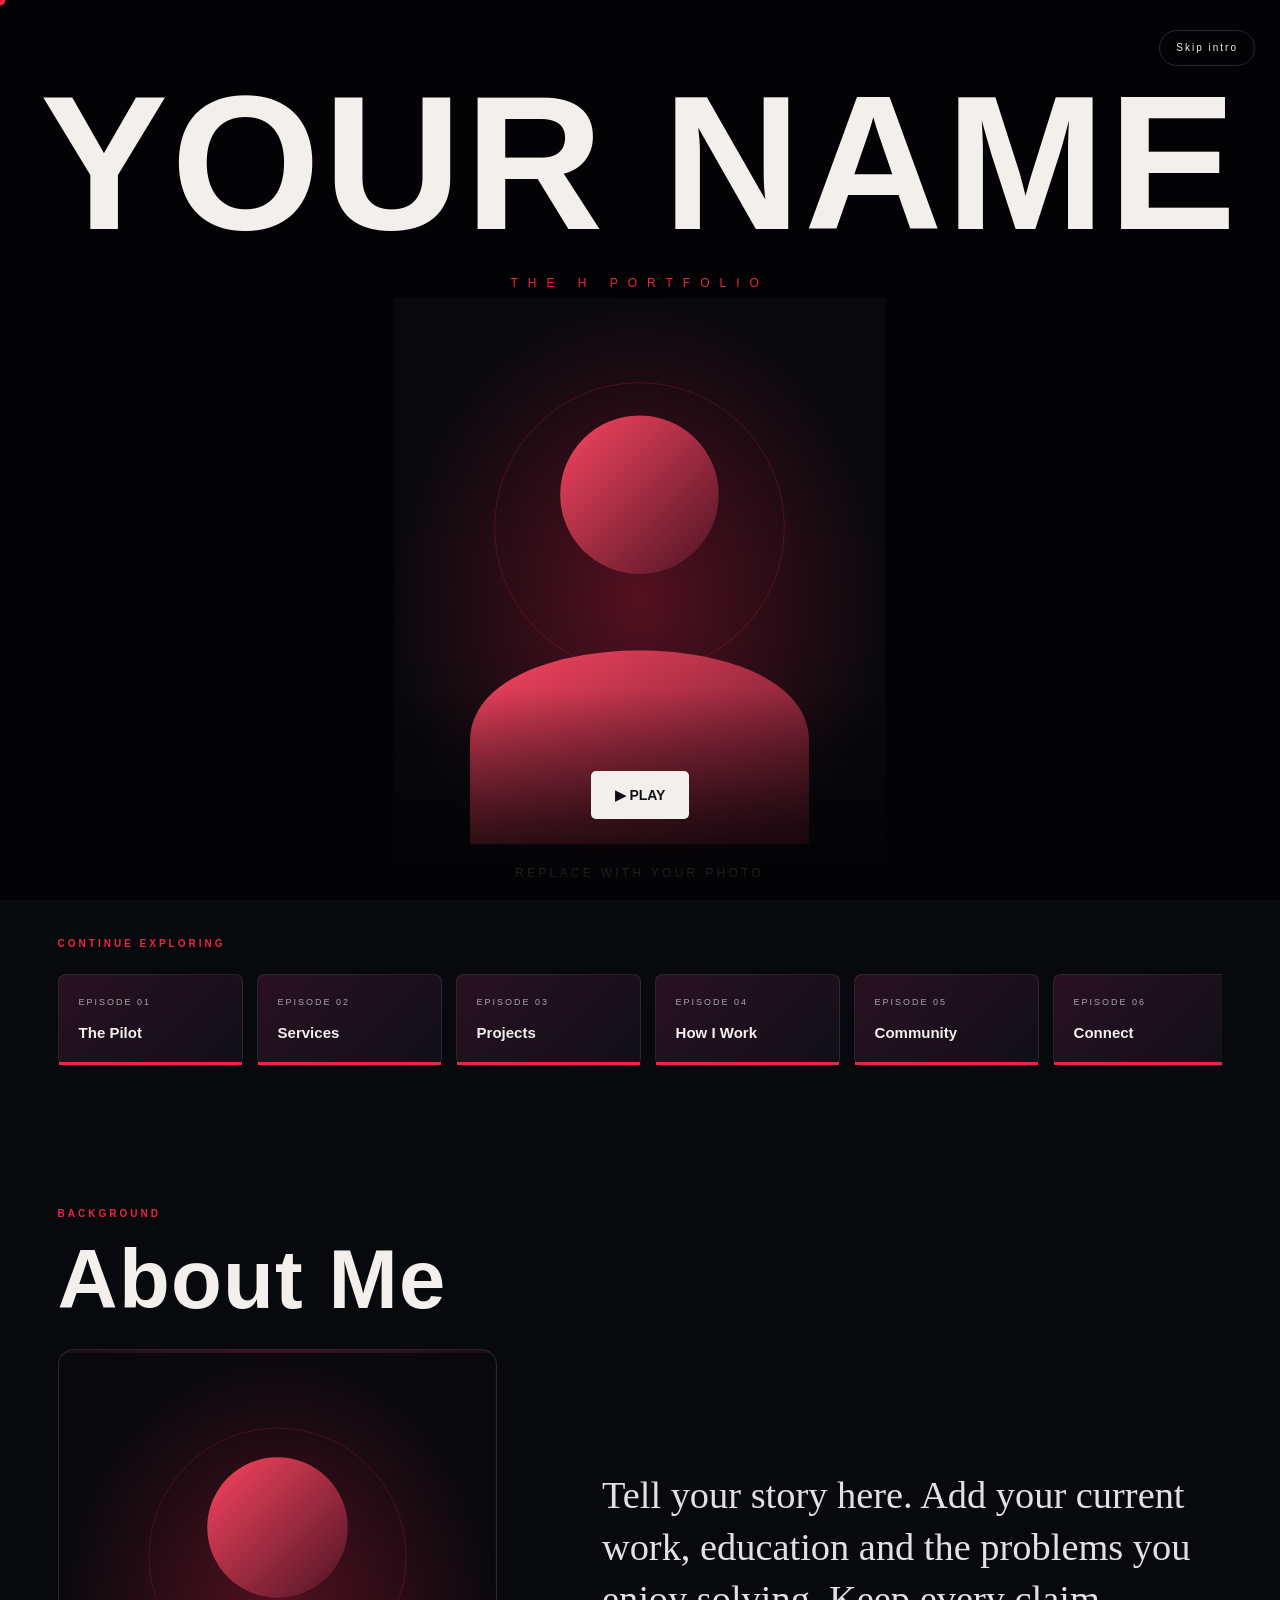
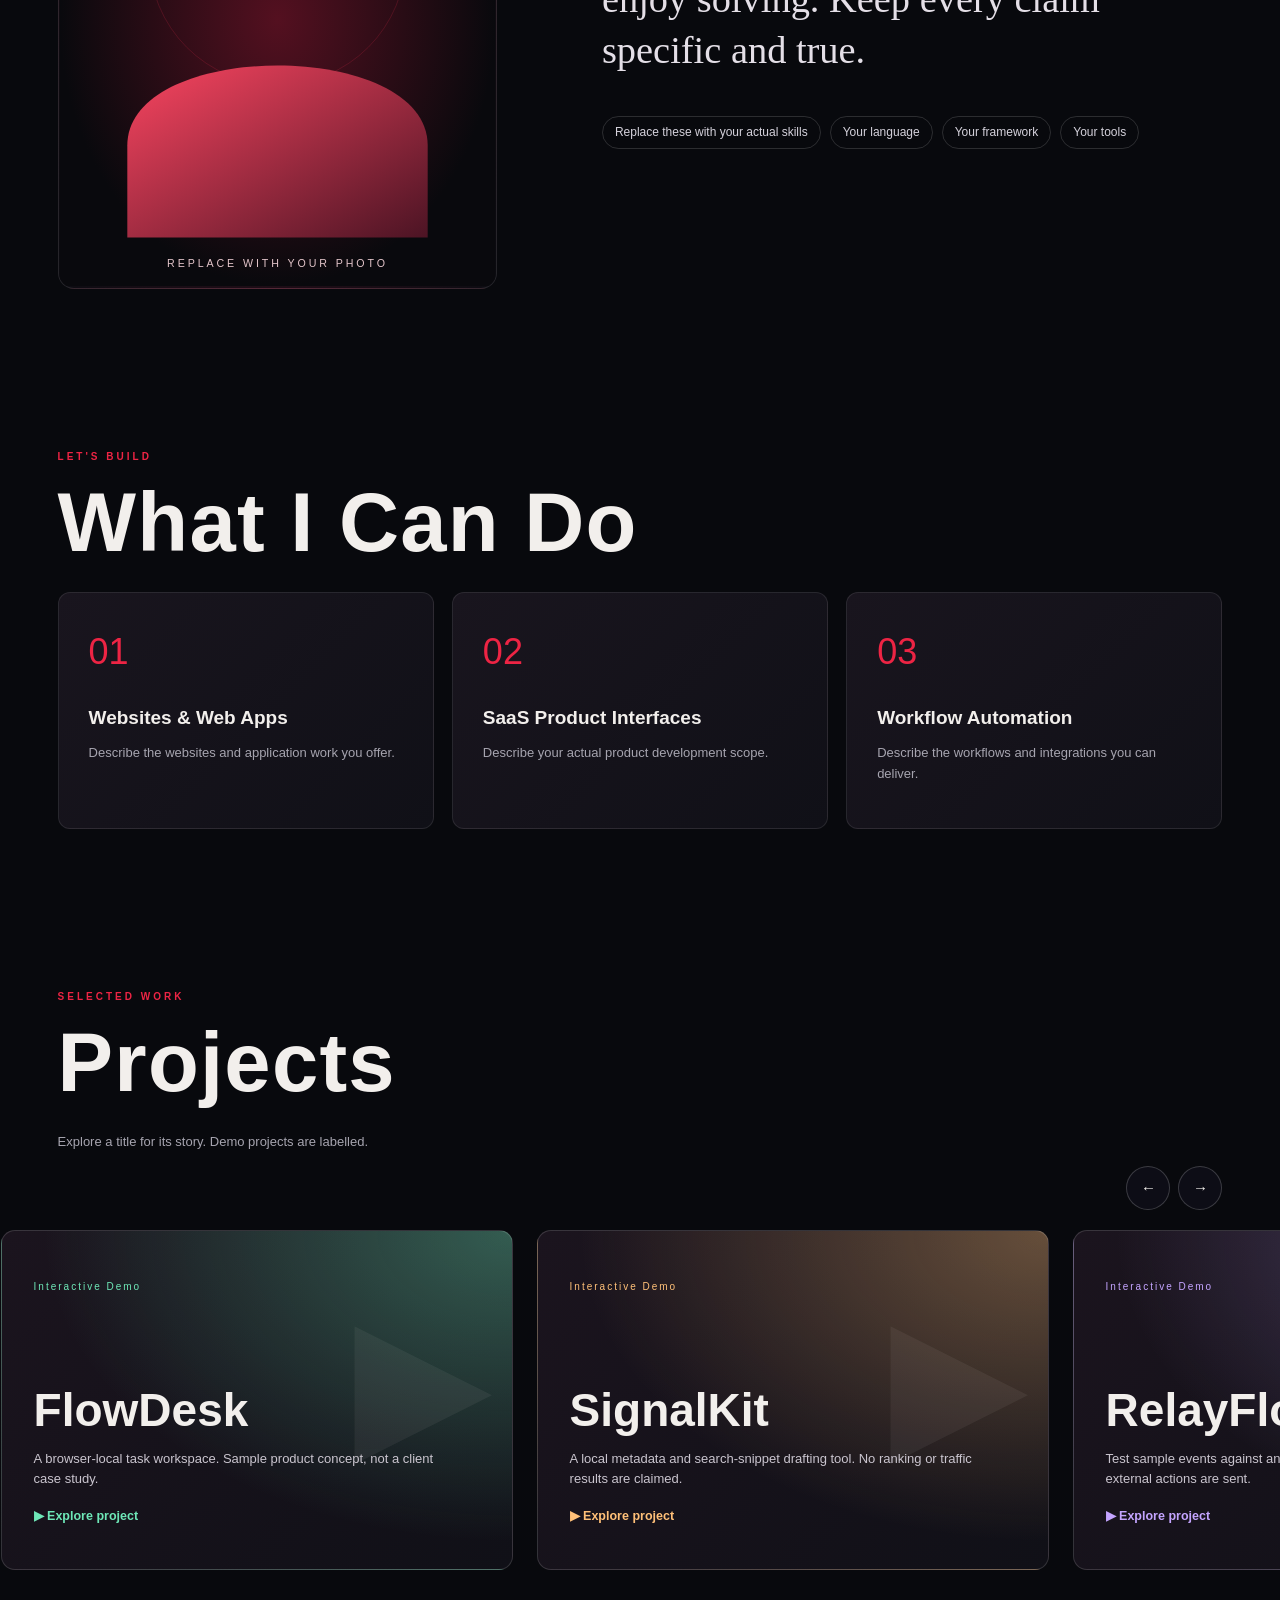
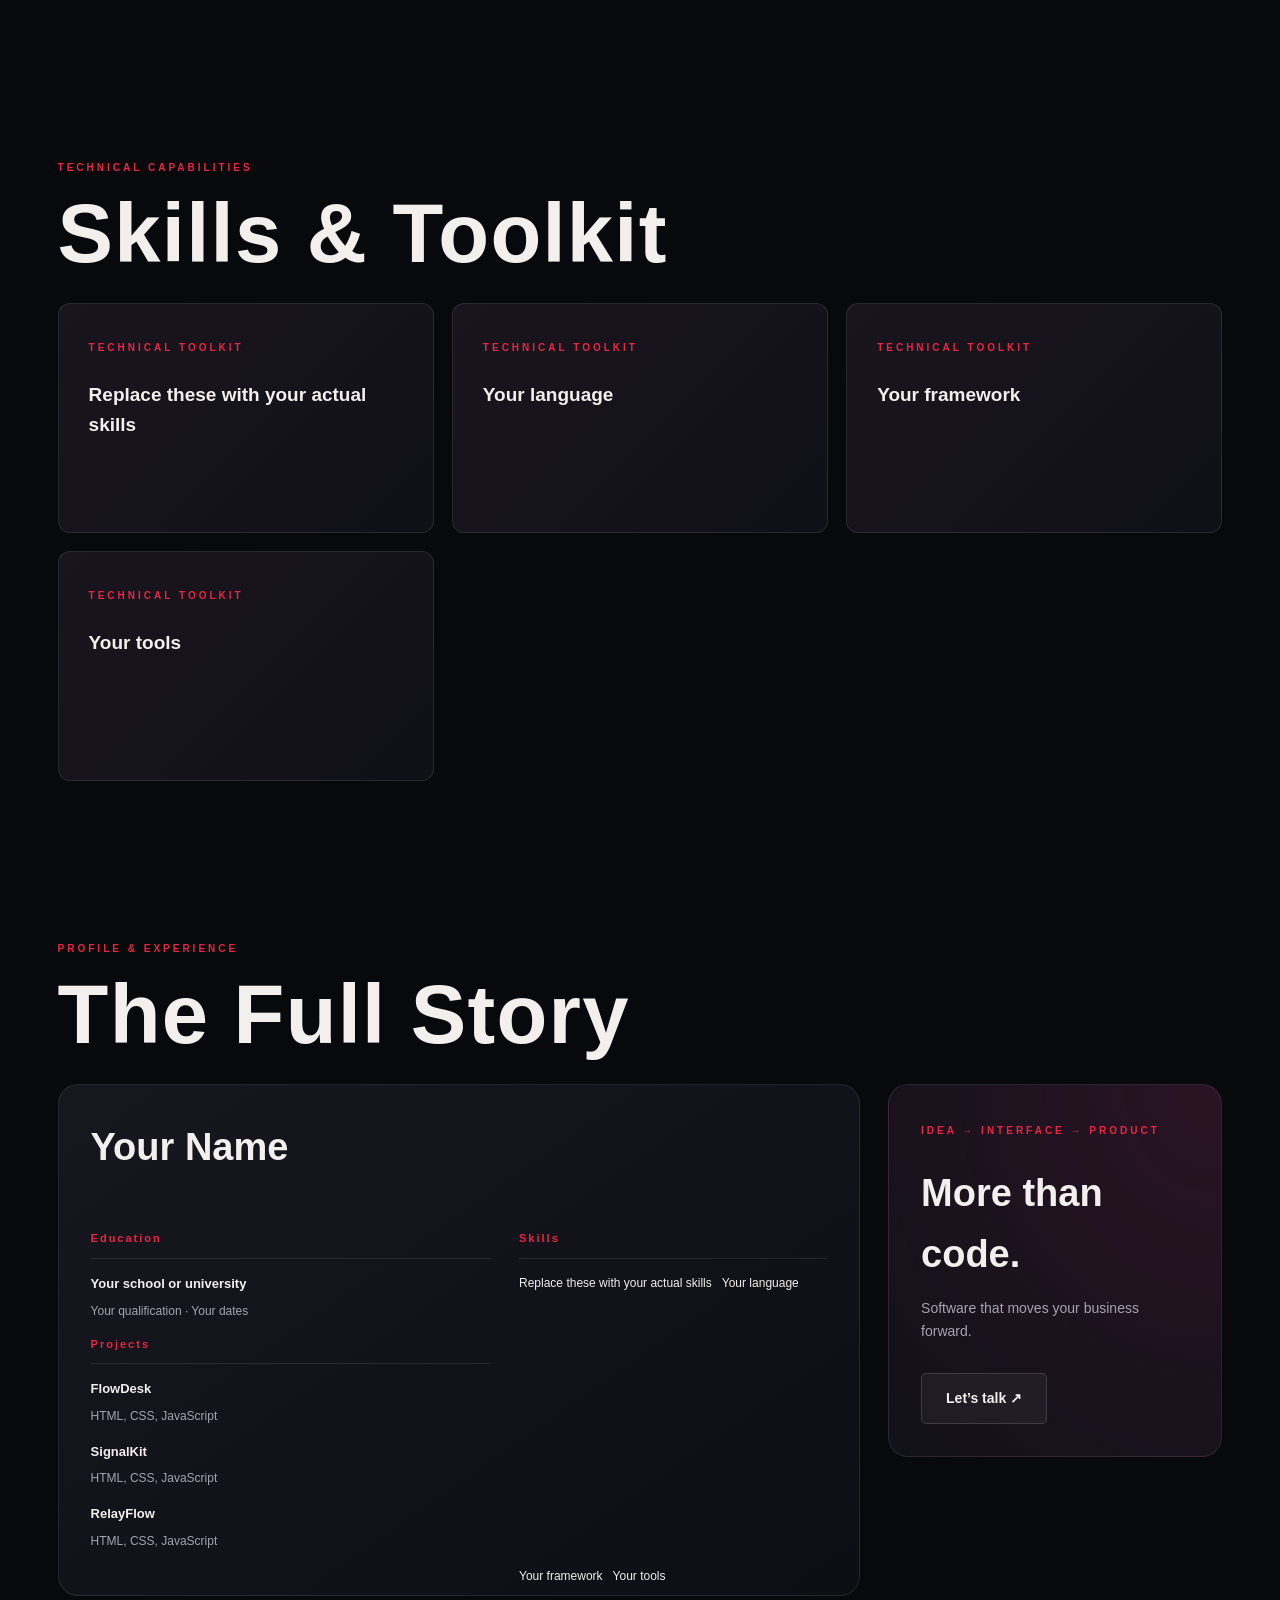
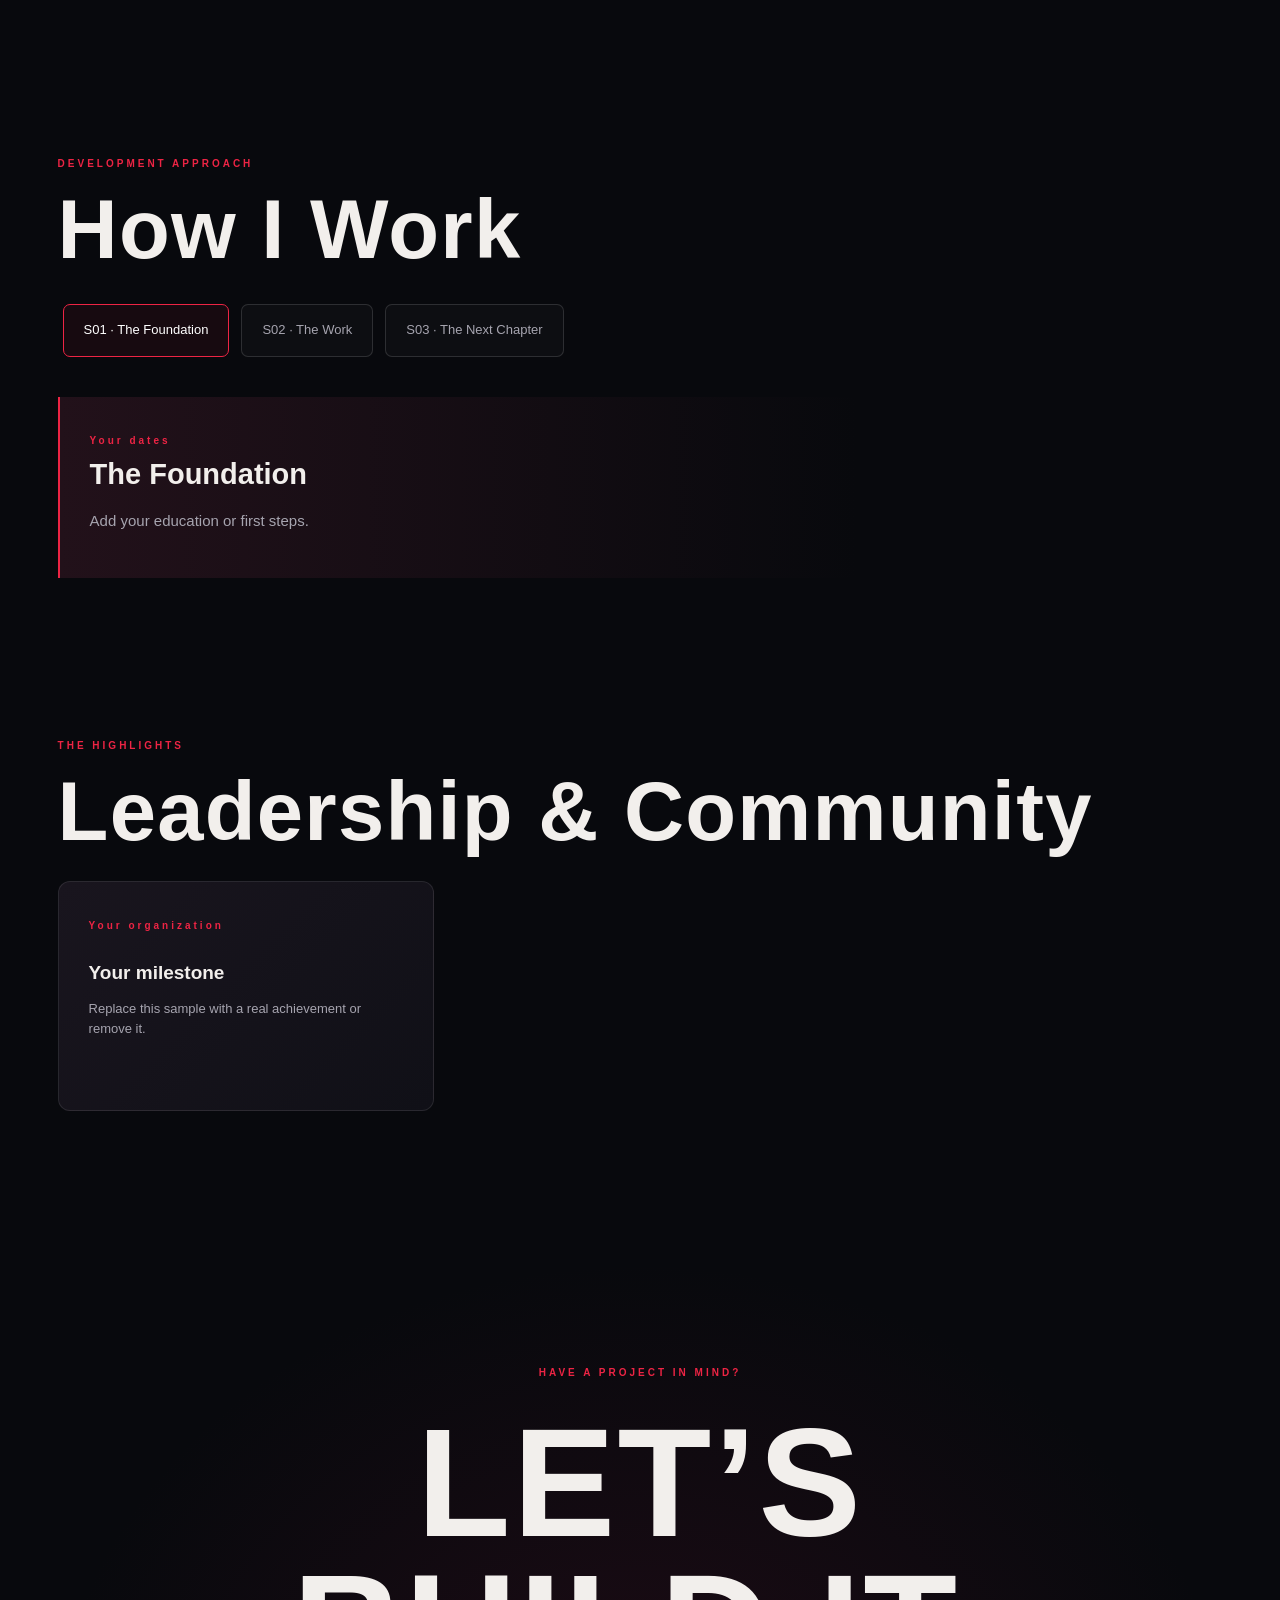
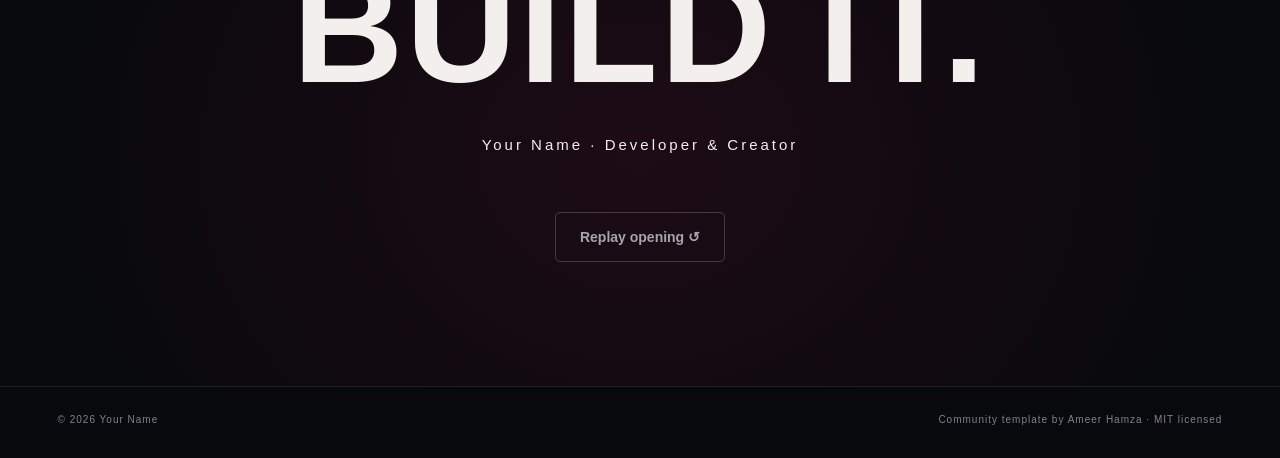
<file: index.html>
<!doctype html><html lang="en"><head><meta charset="utf-8"><meta name="viewport" content="width=device-width,initial-scale=1"><meta name="description" content="A cinematic personal portfolio"><meta name="theme-color" content="#08090d"><title>The H Portfolio | Community Template</title><link rel="stylesheet" href="styles.css"><script src="portfolio.config.js" defer></script><script src="app.js" defer></script></head><body><a class="skip" href="#main">Skip to content</a><div id="cursor" aria-hidden="true"></div><div id="opening" role="dialog" aria-label="Opening titles"><button class="skip-intro" type="button">Skip intro</button><div class="studio">A PERSONAL PORTFOLIO</div><div class="opening-title"><h1></h1><p>THE H PORTFOLIO</p></div><img alt=""><button type="button" class="play-start primary">▶ PLAY</button></div><div id="profiles" role="dialog" aria-label="Choose your view" hidden><h2>What brings you here?</h2><p>Choose a starting point. Explore the whole portfolio any time.</p><div class="profile-grid"><button data-profile="main"><span>▶</span><b>Explore Everything</b></button><button data-profile="recruiter"><span>R</span><b>View My Profile</b></button><button data-profile="developer"><span>⌘</span><b>Explore My Work</b></button><button data-profile="creative"><span>✦</span><b>Build With Me</b></button></div></div><header><a href="#top" class="logo"><b>▶</b> PORTFOLIO</a><nav aria-label="Sections"><a href="#work">Work</a><a href="#skills-section">Expertise</a><a href="#about">About</a><a href="#contact">Contact</a></nav><button id="menu-toggle" type="button" aria-expanded="false" aria-label="Toggle navigation">☰</button></header><main id="main"><section class="hero" id="top"><div class="atmosphere" aria-hidden="true"></div><div class="hero-art"><img id="hero-photo" alt=""></div><div class="hero-copy"><span class="eyebrow">A PERSONAL PORTFOLIO</span><h1 id="hero-name"></h1><div class="series-label">THE H PORTFOLIO</div><div class="meta"><span id="hero-role"></span><span id="hero-location"></span></div><p id="hero-intro"></p><div class="actions"><button id="play-intro" class="primary" type="button">▶ Play Intro</button><a class="button glass" href="#work">＋ My Work</a></div></div><div class="floating-chip"><span>NOW STREAMING</span><b id="floating-role"></b></div></section><div class="continue gutter"><span class="eyebrow">CONTINUE EXPLORING</span><div id="chapter-links"></div></div><div id="sections"><section id="about" class="gutter chapter"><div class="section-label">BACKGROUND</div><h2>About Me</h2><div class="about-grid"><div class="portrait-frame tilt"><img id="about-photo" alt=""></div><div><p id="about-copy" class="story-copy"></p><div id="skills" class="chips"></div><a id="resume-link" class="button glass" hidden>View Resume ↗</a></div></div></section><section id="services" class="gutter chapter"><div class="section-label">LET'S BUILD</div><h2>What I Can Do</h2><div id="service-grid" class="service-grid"></div></section><section id="work" class="chapter"><div class="gutter"><div class="section-label">SELECTED WORK</div><h2>Projects</h2><p class="hint">Explore a title for its story. Demo projects are labelled.</p></div><div class="rail-controls gutter"><button data-rail="-1" aria-label="Scroll projects left">←</button><button data-rail="1" aria-label="Scroll projects right">→</button></div><div id="project-rail" class="project-rail gutter"></div></section><section id="skills-section" class="gutter chapter"><div class="section-label">TECHNICAL CAPABILITIES</div><h2>Skills &amp; Toolkit</h2><div id="toolkit-grid" class="service-grid"></div></section><section id="profile" class="gutter chapter"><div class="section-label">PROFILE &amp; EXPERIENCE</div><h2>The Full Story</h2><div class="resume-grid"><article class="resume-sheet"><h3 id="resume-name"></h3><div class="resume-columns"><div><h4>Education</h4><div id="education-list"></div><h4>Projects</h4><div id="resume-projects"></div></div><div><h4>Skills</h4><div id="resume-skills" class="resume-skill-list"></div></div></div></article><aside class="product-statement"><span class="eyebrow">IDEA → INTERFACE → PRODUCT</span><h3>More than code.</h3><p>Software that moves your business forward.</p><a class="button glass" href="#contact">Let’s talk ↗</a></aside></div></section><section id="journey" class="gutter chapter"><div class="section-label">DEVELOPMENT APPROACH</div><h2>How I Work</h2><div id="journey-tabs" role="tablist" aria-label="Journey seasons"></div><article id="journey-panel" role="tabpanel"></article></section><section id="moments" class="gutter chapter"><div class="section-label">THE HIGHLIGHTS</div><h2>Leadership &amp; Community</h2><div id="milestone-grid" class="service-grid"></div><div id="credential-list" class="chips"></div></section></div><section id="contact" class="gutter chapter contact"><span class="eyebrow">HAVE A PROJECT IN MIND?</span><h2>LET’S<br>BUILD IT.</h2><p id="contact-name"></p><div id="contact-links" class="actions"></div><div class="actions"><button id="replay" class="secondary">Replay opening ↺</button><a id="portrait-switch" hidden></a></div></section></main><footer class="gutter"><span id="copyright"></span><span>Community template by Ameer Hamza · MIT licensed</span></footer><dialog id="project-dialog"><button type="button" class="close" aria-label="Close project">×</button><div class="section-label" id="project-category"></div><h2 id="project-title"></h2><p id="project-description"></p><div id="project-stack" class="chips"></div><ul id="project-features"></ul><div id="project-links" class="actions"></div></dialog><dialog id="intro-dialog"><button type="button" class="close" aria-label="Close intro">×</button><span class="eyebrow">THE HIGHLIGHT REEL</span><div id="slide-count"></div><h2 id="slide-title"></h2><p id="slide-text"></p><div class="actions"><button id="slide-prev" aria-label="Previous slide">←</button><button id="slide-pause">Pause</button><button id="slide-next" aria-label="Next slide">→</button></div></dialog><noscript>This portfolio needs JavaScript. Enable it to explore the content.</noscript></body></html>
</file>
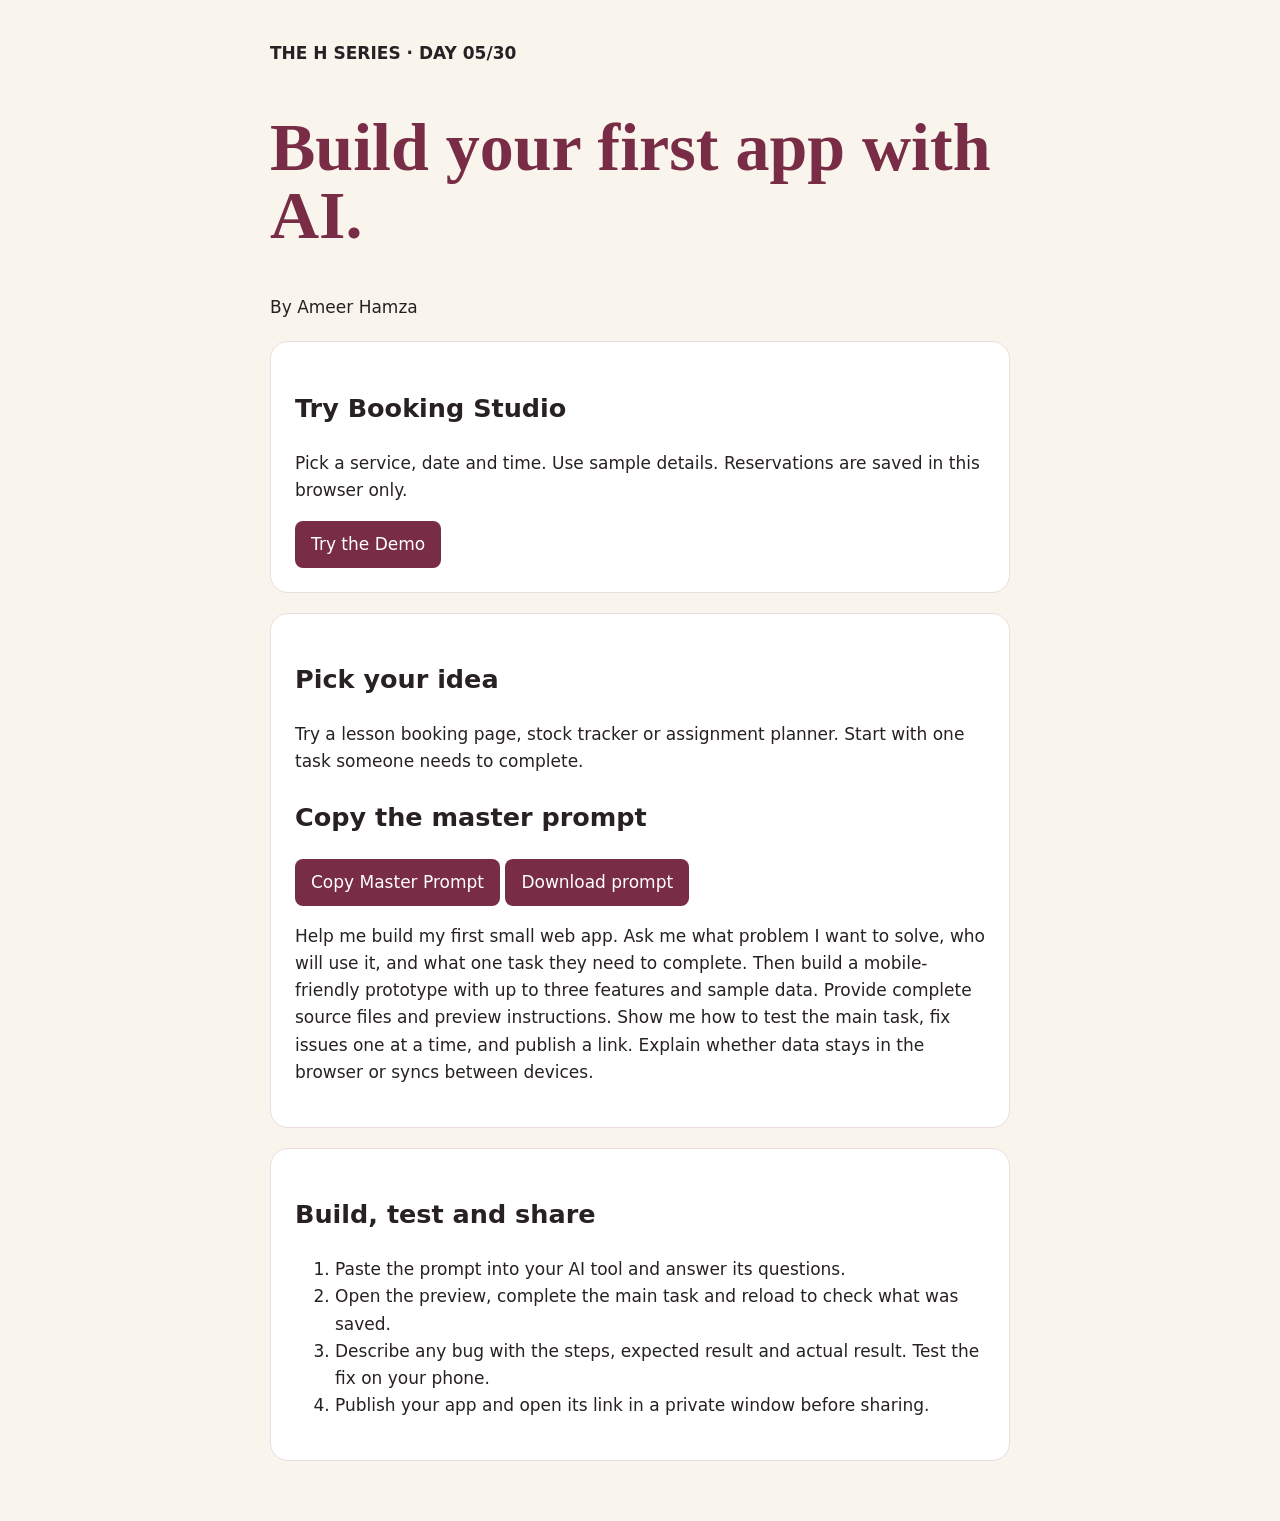
<file: day-05/index.html>
<!doctype html><html lang="en"><meta charset="utf-8"><meta name="viewport" content="width=device-width,initial-scale=1"><title>Day 05 | The H Series</title><style>body{background:#faf5ec;color:#272024;font:17px/1.6 system-ui;margin:0}main{max-width:740px;margin:auto;padding:40px 20px}h1{font:700 clamp(38px,8vw,68px)/1 Georgia;color:#782c46}section{background:white;border:1px solid #eadcdf;border-radius:18px;padding:24px;margin:20px 0}a,button{display:inline-block;background:#782c46;color:white;padding:10px 16px;border:0;border-radius:8px;font:inherit;text-decoration:none;cursor:pointer}pre{white-space:pre-wrap;font:inherit}</style><main><b>THE H SERIES · DAY 05/30</b><h1>Build your first app with AI.</h1><p>By Ameer Hamza</p><section><h2>Try Booking Studio</h2><p>Pick a service, date and time. Use sample details. Reservations are saved in this browser only.</p><a href="demo/">Try the Demo</a></section><section><h2>Pick your idea</h2><p>Try a lesson booking page, stock tracker or assignment planner. Start with one task someone needs to complete.</p><h2>Copy the master prompt</h2><button id="copy">Copy Master Prompt</button> <a href="master-prompt.txt" download>Download prompt</a><p id="status" role="status"></p><pre id="prompt">Help me build my first small web app. Ask me what problem I want to solve, who will use it, and what one task they need to complete. Then build a mobile-friendly prototype with up to three features and sample data. Provide complete source files and preview instructions. Show me how to test the main task, fix issues one at a time, and publish a link. Explain whether data stays in the browser or syncs between devices.</pre></section><section><h2>Build, test and share</h2><ol><li>Paste the prompt into your AI tool and answer its questions.</li><li>Open the preview, complete the main task and reload to check what was saved.</li><li>Describe any bug with the steps, expected result and actual result. Test the fix on your phone.</li><li>Publish your app and open its link in a private window before sharing.</li></ol></section></main><script>document.querySelector('#copy').onclick=async()=>{try{await navigator.clipboard.writeText(document.querySelector('#prompt').textContent);document.querySelector('#status').textContent='Copied.'}catch{document.querySelector('#status').textContent='Select and copy the prompt below, or download it.'}};</script></html>
</file>
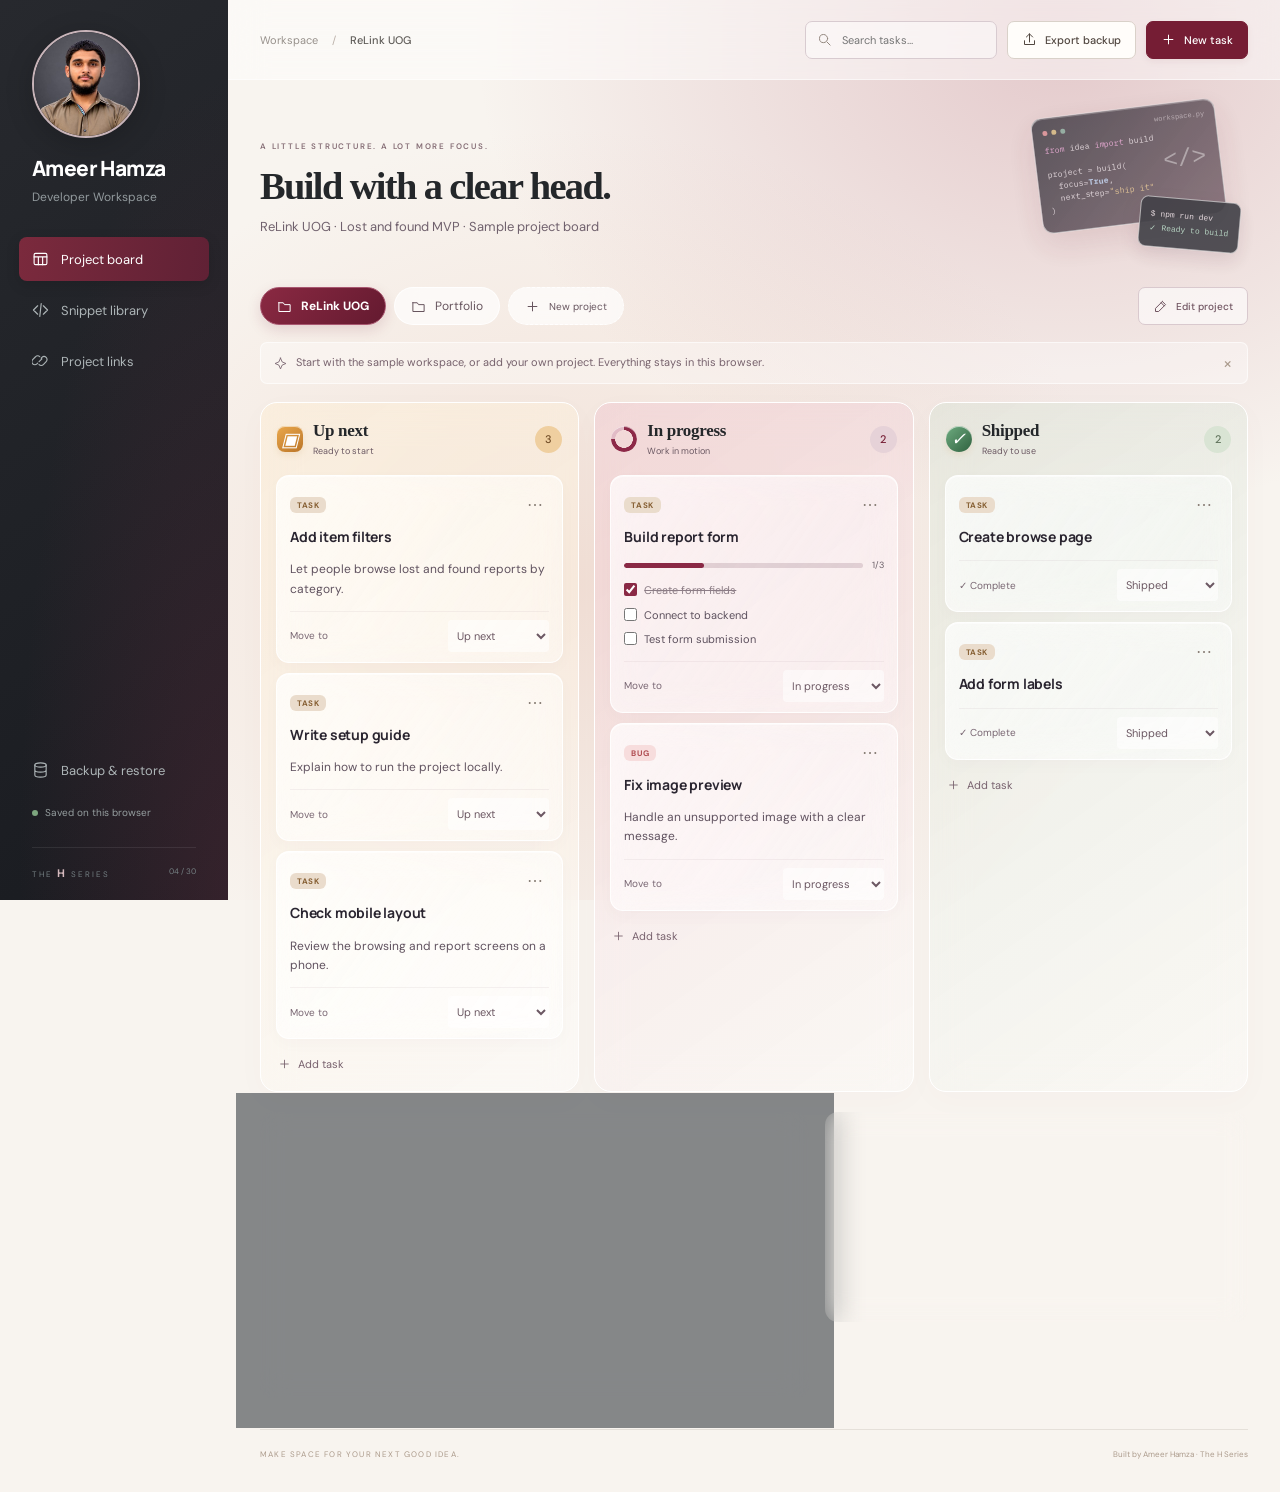
<file: developer-workspace/index.html>
<!doctype html>
<html lang="en"><head><meta charset="UTF-8"><meta name="viewport" content="width=device-width,initial-scale=1"><meta name="theme-color" content="#711e32"><meta name="description" content="Your personal dev workspace. Keep project tasks, reusable code and important links together."><title>Ameer Hamza | Developer Workspace</title><link rel="stylesheet" href="styles.css?v=4"></head>
<body><aside class="sidebar"><a class="brand" href="#" aria-label="Workspace home"><img class="profile-photo" src="assets/portrait.jpg" alt="Ameer Hamza"><strong data-brand-name>Ameer Hamza</strong></a><p class="brand-sub" data-brand-subtitle>Developer Workspace</p><nav aria-label="Workspace"><button data-view="board" class="nav active"><span data-icon="board"></span>Project board</button><button data-view="snippets" class="nav"><span data-icon="code"></span>Snippet library</button><button data-view="links" class="nav"><span data-icon="link"></span>Project links</button></nav><div class="side-footer"><button class="nav" data-view="backup"><span data-icon="backup"></span>Backup & restore</button><p id="storage-state"><i></i><span>Saved on this browser</span></p><div class="series">THE <b>H</b> SERIES <span>04 / 30</span></div></div></aside>
<div class="app"><header class="topbar"><div class="mobile-brand"><img class="mobile-photo" src="assets/portrait.jpg" alt=""><span data-brand-name>Ameer Hamza</span></div><div class="breadcrumb">Workspace <span>/</span> <b id="breadcrumb-project"></b></div><div class="top-actions"><label class="search"><span data-icon="search"></span><input id="search" type="search" placeholder="Search tasks…" aria-label="Search current view"></label><button class="button secondary export-trigger" aria-label="Export backup"><span data-icon="export"></span><span class="export-text">Export backup</span></button><button id="primary-action" class="button primary"><span data-icon="plus"></span><span>New task</span></button></div></header>
<main><div class="page-heading"><div class="developer-art" aria-hidden="true"><div class="art-editor"><div class="art-dots"><i></i><i></i><i></i><span>workspace.py</span></div><pre><span>from</span> idea <span>import</span> build

project = build(
  focus=<b>True</b>,
  next_step=<em>"ship it"</em>
)</pre><b class="art-symbol">&lt;/&gt;</b></div><div class="art-terminal">$ npm run dev<br><span>✓ Ready to build</span></div></div><div><span class="eyebrow">A LITTLE STRUCTURE. A LOT MORE FOCUS.</span><h1 id="view-title">Build with a clear head.</h1><p id="view-description"></p></div></div><div class="project-strip"><div id="project-tabs" role="group" aria-label="Choose project"></div><button id="new-project" class="project-tab add"><span data-icon="plus"></span>New project</button><button id="edit-project" class="button subtle" aria-label="Edit current project"><span data-icon="edit"></span><span>Edit project</span></button></div><div id="notice" class="notice"><span data-icon="spark"></span><p>Start with the sample workspace, or add your own project. Everything stays in this browser.</p><button id="dismiss-notice" aria-label="Dismiss starter note">×</button></div><section id="board-view" aria-label="Project board"><div class="mobile-status" role="group" aria-label="Filter task status"></div><div id="board" class="board"></div><div class="board-bottom"><section class="panel pinned-panel"><div class="section-heading"><h2><span data-icon="code"></span>Pinned snippets</h2><button class="text-button" data-goto="snippets">View all ↗</button></div><div id="pinned-snippet"></div></section><section class="panel links-panel"><div class="section-heading"><h2><span data-icon="link"></span>Project links</h2><button class="text-button" data-goto="links">View all ↗</button></div><div id="board-links"></div><button class="button dashed" id="quick-link"><span data-icon="plus"></span>Add link</button></section></div></section><section id="snippets-view" hidden><div class="view-toolbar"><label>Language<select id="language-filter"><option value="all">All languages</option></select></label><span id="snippet-count"></span></div><div id="snippet-grid" class="snippet-grid"></div></section><section id="links-view" hidden><div id="link-grid" class="link-grid"></div></section><section id="backup-view" hidden><div class="backup-grid"><article class="panel backup-card"><span class="big-icon" data-icon="export"></span><h2>Take your workspace with you.</h2><p>Download a JSON backup of all projects, tasks, snippets and links. Keep it somewhere you trust.</p><button class="button primary export-trigger">Export workspace</button><small>Local file. No account or cloud sync.</small></article><article class="panel backup-card"><span class="big-icon" data-icon="backup"></span><h2>Pick up where you left off.</h2><p>Restore a workspace backup on this browser or a new device. You can review its contents before replacing your workspace.</p><label class="button secondary file-label" for="import-file">Choose backup file</label><input id="import-file" type="file" accept=".json,application/json" hidden><small>Workspace JSON only · Maximum 2 MB</small></article></div><article class="panel privacy-card"><h2>Your browser is your workspace.</h2><p>Your data is saved locally on this browser. It does not sync to other devices. Clearing site data or using private browsing can remove it. Export a backup before switching devices. Code snippets are stored as text and are never executed by this app.</p><p class="backup-warning">Keep passwords, API keys and other secrets out of your snippets and backups.</p></article></section><footer><span>MAKE SPACE FOR YOUR NEXT GOOD IDEA.</span><span>Built by Ameer Hamza · The H Series</span></footer></main></div>
<nav class="mobile-nav" aria-label="Mobile workspace"><button data-view="board" class="active"><span data-icon="board"></span>Board</button><button data-view="snippets"><span data-icon="code"></span>Snippets</button><button data-view="links"><span data-icon="link"></span>Links</button><button data-view="backup"><span data-icon="backup"></span>Backup</button></nav>
<dialog id="editor" aria-labelledby="editor-title"><form id="editor-form"><div class="dialog-header"><div><span class="eyebrow" id="editor-kicker">YOUR WORKSPACE</span><h2 id="editor-title"></h2></div><button type="button" class="icon-button" id="close-editor" aria-label="Close editor">×</button></div><div id="editor-fields"></div><p id="editor-error" class="form-error" role="alert"></p><div class="dialog-footer"><button type="button" id="delete-item" class="button danger" hidden>Delete</button><span></span><button type="button" id="cancel-editor" class="button secondary">Cancel</button><button type="submit" class="button primary" id="save-editor">Save</button></div></form></dialog>
<dialog id="confirmation" aria-labelledby="confirm-title"><div class="dialog-header"><div><span class="eyebrow">CHECK BEFORE YOU CONTINUE</span><h2 id="confirm-title"></h2></div></div><p id="confirm-description"></p><div class="dialog-footer"><button id="cancel-confirm" class="button secondary">Cancel</button><button id="accept-confirm" class="button primary">Confirm</button></div></dialog><div id="toast" role="status" aria-live="polite"></div><script type="module" src="app.js?v=3"></script></body></html>
</file>
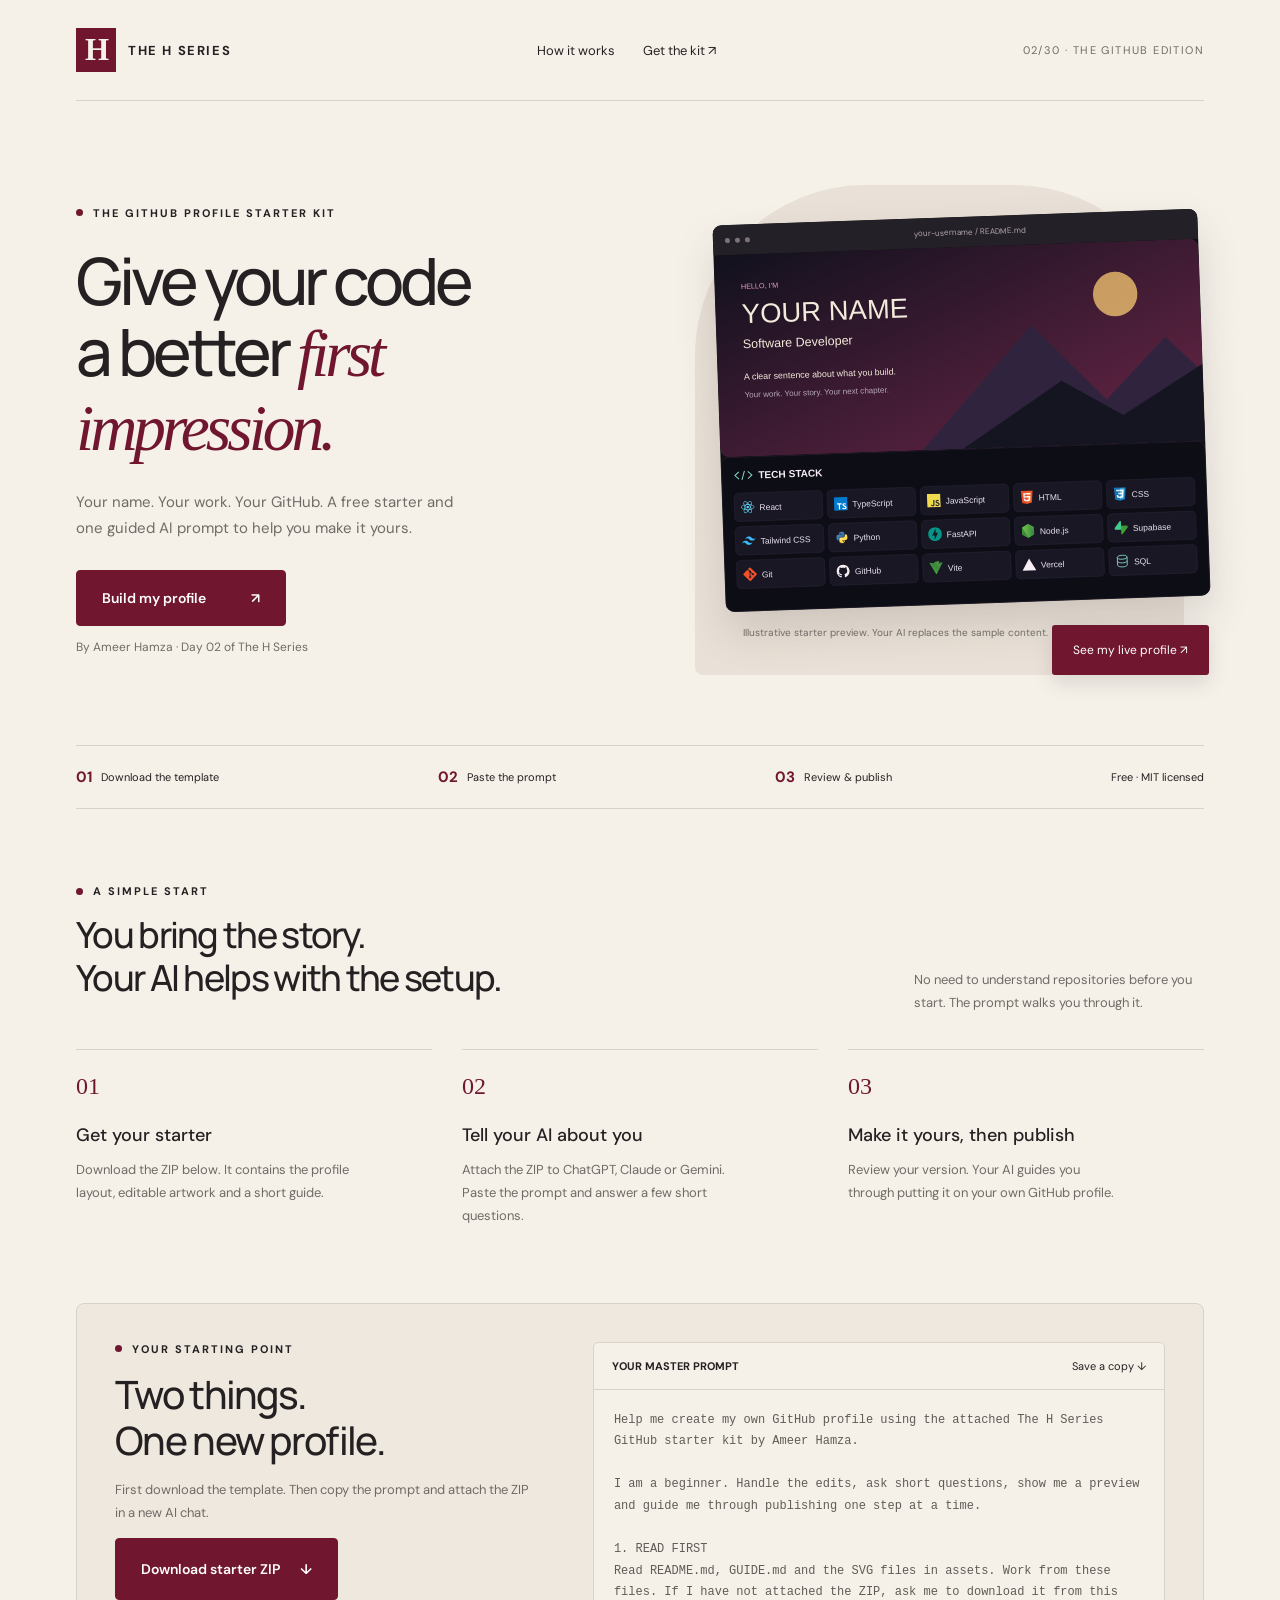
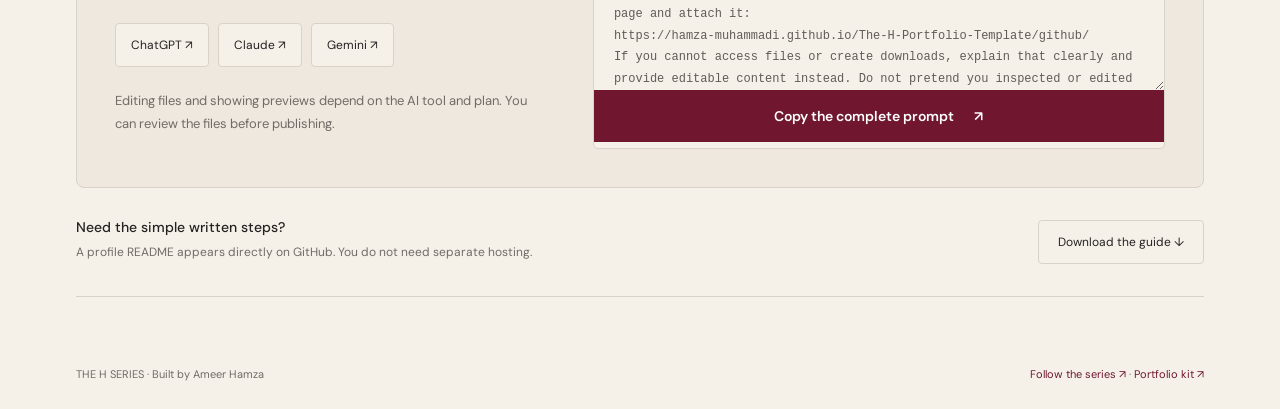
<file: github/index.html>
<!doctype html><html lang="en"><head><meta charset="utf-8"><meta name="viewport" content="width=device-width,initial-scale=1"><title>Make your GitHub yours | The H Series</title><meta name="description" content="A free GitHub profile starter, simple guide and AI master prompt by Ameer Hamza. Day 02 of The H Series."><style>
@import url('https://fonts.googleapis.com/css2?family=DM+Sans:wght@400;500;600;700&family=Manrope:wght@400;500;600;700;800&display=swap');
:root{--paper:#f5f1e9;--ink:#252122;--wine:#70172f;--line:#d9d2c8;--muted:#706b66}
*{box-sizing:border-box}html{scroll-behavior:smooth}body{margin:0;background:var(--paper);color:var(--ink);font-family:'DM Sans',sans-serif}a{color:inherit;text-decoration:none}button{font:inherit;cursor:pointer}button,a{-webkit-tap-highlight-color:transparent}a:focus-visible,button:focus-visible,textarea:focus-visible{outline:3px solid #ba7840;outline-offset:5px}.wrap{max-width:1240px;margin:auto;padding:0 56px}header{display:flex;justify-content:space-between;align-items:center;padding:28px 0;border-bottom:1px solid var(--line)}.brand{display:flex;align-items:center;gap:12px;font-weight:700;font-size:13px;letter-spacing:1.6px}.mark{background:var(--wine);color:var(--paper);width:40px;height:44px;display:grid;place-items:center;font-family:Georgia,serif;font-size:31px;letter-spacing:-2px}.nav{display:flex;gap:28px;font-size:13px}.edition{font-size:11px;color:var(--muted);letter-spacing:1.4px;text-transform:uppercase}.hero{display:grid;grid-template-columns:1.1fr 1fr;gap:60px;align-items:center;padding:84px 0 70px}.eyebrow{font-size:11px;letter-spacing:2px;font-weight:700;display:flex;align-items:center;gap:10px}.eyebrow:before{content:'';width:7px;height:7px;background:var(--wine);border-radius:50%}h1{font-family:Manrope,sans-serif;font-weight:500;letter-spacing:-4px;font-size:clamp(46px,5.1vw,72px);line-height:1.09;margin:25px 0}h1 em{font-family:Georgia,serif;color:var(--wine);font-weight:400}p{line-height:1.75;color:var(--muted)}.intro{max-width:400px;font-size:15px}.primary{background:var(--wine);color:white;border:1px solid var(--wine);padding:18px 25px;display:inline-flex;align-items:center;justify-content:center;gap:45px;border-radius:4px;font-weight:600;font-size:14px;transition:transform .2s,background .2s}.primary:hover{transform:translateY(-2px);background:#541126}.action{margin:28px 0 13px}.tiny{font-size:11px;color:var(--muted)}.hero-art{position:relative;padding:32px 0 34px 24px}.art-back{position:absolute;inset:0 20px 0 0;background:#e9e1d7;border-radius:170px 170px 8px 8px}.browser{position:relative;background:#111015;border-radius:9px;overflow:hidden;box-shadow:0 20px 40px #30202025;transform:rotate(-3deg)}.chrome{height:30px;background:#242027;display:flex;align-items:center;padding:0 12px;gap:5px}.dot{width:5px;height:5px;background:#7c737a;border-radius:50%}.address{color:#b1a5ac;font-size:8px;text-align:center;flex:1}.preview{height:305px;position:relative;overflow:hidden}.preview iframe{width:1100px;height:760px;transform:scale(.43);transform-origin:top left;border:0;pointer-events:none}.preview-cover{position:absolute;inset:0;display:grid;place-content:center;text-align:center;background:radial-gradient(ellipse at top,#5e183c60,transparent 65%),#111015;pointer-events:none}.preview-cover h2{font-size:52px;letter-spacing:-3px;color:white;font-weight:500;margin:0}.preview-cover p{font-size:10px;letter-spacing:3px;color:#d1bdc7}.tags{display:flex;gap:7px;justify-content:center;margin:24px 0}.tags span{padding:7px 10px;border:1px solid #51414b;border-radius:20px;font-size:9px;color:#d1bdc7}.preview-link{position:absolute;bottom:0;right:-5px;background:var(--wine);color:white;padding:17px 21px;font-size:12px;border-radius:3px;box-shadow:0 8px 20px #30102020}.side-note{position:relative;font-size:10px;margin:20px 24px 0;color:var(--muted)}.strip{border-top:1px solid var(--line);border-bottom:1px solid var(--line);display:flex;justify-content:space-between;gap:20px;padding:21px 0;font-size:11px}.strip span{display:flex;align-items:center;gap:9px}.strip b{color:var(--wine);font-size:15px}.section{padding:75px 0}h2{font-family:Manrope,sans-serif;font-weight:500;letter-spacing:-1.7px;font-size:36px;line-height:1.2;margin:15px 0}.sectionhead{display:flex;align-items:end;justify-content:space-between;gap:30px;margin-bottom:35px}.sectionhead p{font-size:13px;max-width:290px;margin:0}.steps{display:grid;grid-template-columns:repeat(3,1fr);gap:30px}.step{border-top:1px solid var(--line);padding-top:23px}.number{font-family:Georgia,serif;color:var(--wine);font-size:24px}.step h3{font-size:18px;font-weight:500;margin:23px 0 12px}.step p{font-size:13px;margin:0;max-width:280px}.workbench{background:#eee8df;border:1px solid var(--line);border-radius:8px;padding:38px;display:grid;grid-template-columns:.85fr 1.15fr;gap:55px;scroll-margin-top:28px}.workbench h2{font-size:39px}.workbench p{font-size:13px}.tools{display:flex;flex-wrap:wrap;gap:9px;margin:23px 0}.tool{display:flex;align-items:center;gap:9px;padding:13px 15px;background:var(--paper);border:1px solid var(--line);border-radius:4px;font-size:12px}.tool:hover{border-color:var(--wine)}.tool span{color:var(--wine)}.promptbox{background:var(--paper);border:1px solid var(--line);border-radius:5px;overflow:hidden}.promptbar{display:flex;justify-content:space-between;align-items:center;padding:16px 18px;border-bottom:1px solid var(--line);font-size:11px}.promptbar span{color:var(--wine)}textarea{display:block;width:100%;height:225px;border:0;padding:20px;background:transparent;resize:vertical;line-height:1.8;color:#625b58;font:12px/1.8 monospace}.copywide{width:100%;border-radius:0;padding:16px}.fallback{display:flex;align-items:center;justify-content:space-between;gap:25px;padding:28px 0;border-bottom:1px solid var(--line);margin-bottom:70px}.fallback p{font-size:12px;margin:5px 0}.fallback strong{font-weight:500;font-size:14px}.secondary{white-space:nowrap;border:1px solid var(--line);border-radius:4px;padding:13px 19px;font-size:12px}.secondary:hover{border-color:var(--wine)}footer{padding:0 0 28px;display:flex;justify-content:space-between;gap:20px;font-size:11px;color:var(--muted)}footer a{color:var(--wine)}.toast{position:fixed;bottom:25px;left:50%;transform:translateX(-50%);background:var(--wine);color:white;border-radius:6px;padding:14px 22px;font-size:13px;box-shadow:0 8px 30px #0002;z-index:9;max-width:90%;text-align:center}.toast[hidden]{display:none}
@media(min-width:1200px){.preview iframe{transform:scale(.43)}}@media(max-width:900px){.wrap{padding:0 28px}.hero{gap:30px;padding-top:55px}h1{font-size:53px}.hero-art{padding-left:8px}.preview{height:260px}.preview iframe{transform:scale(.34)}.workbench{gap:25px;padding:28px}.edition{display:none}.strip{flex-wrap:wrap}.sectionhead{align-items:start}.preview-cover h2{font-size:42px}}
@media(max-width:620px){.wrap{padding:0 22px}header{padding:21px 0}.nav{gap:16px;font-size:11px}.brand{font-size:10px;letter-spacing:1px}.mark{width:33px;height:36px;font-size:25px}.hero{grid-template-columns:1fr;padding:48px 0 40px;gap:30px}h1{font-size:54px;letter-spacing:-3px;max-width:360px}.intro{font-size:14px}.hero-art{margin:0 5px;padding:23px 0 27px 16px}.preview{height:250px}.preview iframe{transform:scale(.32)}.preview-cover h2{font-size:47px}.strip{display:grid;grid-template-columns:1fr 1fr;font-size:10px;gap:17px}.section{padding:48px 0}.sectionhead{display:block;margin-bottom:25px}.sectionhead p{margin-top:15px}h2{font-size:31px}.steps{grid-template-columns:1fr;gap:25px}.step{display:grid;grid-template-columns:35px 1fr;column-gap:13px;padding-top:18px}.step h3{margin:3px 0 9px}.step p{grid-column:2;max-width:none}.workbench{grid-template-columns:1fr;padding:24px 18px;gap:23px}.workbench h2{font-size:32px}.tools{gap:7px}.tool{padding:11px 12px}.fallback{align-items:start;flex-direction:column;margin-bottom:40px;padding:27px 0}footer{flex-direction:column;gap:10px}.primary{min-height:52px}.preview-link{right:-3px}.tiny{line-height:1.7}textarea{font-size:12px}}
@media(prefers-reduced-motion:reduce){html{scroll-behavior:auto}*{transition:none!important}}

html,body{overflow-x:clip}.browser{transform:rotate(-2deg)}.browser img{display:block}textarea{height:300px}.workbench .primary{gap:20px}.hero-art{min-width:0}.promptbox{min-width:0}.tiny{font-size:12px}</style></head><body><div class="wrap"><header><a class="brand" href="#top"><span class="mark">H</span> THE H SERIES</a><nav class="nav" aria-label="Main navigation"><a href="#how">How it works</a><a href="#start">Get the kit ↗</a></nav><span class="edition">02/30 · The GitHub edition</span></header>
<main id="top"><section class="hero"><div><div class="eyebrow">THE GITHUB PROFILE STARTER KIT</div><h1>Give your code<br>a better <em>first impression.</em></h1><p class="intro">Your name. Your work. Your GitHub. A free starter and one guided AI prompt to help you make it yours.</p><div class="action"><a class="primary" href="#start">Build my profile <span>↗</span></a></div><div class="tiny">By Ameer Hamza · Day 02 of The H Series</div></div><div class="hero-art"><div class="art-back"></div><div class="browser"><div class="chrome"><span class="dot"></span><span class="dot"></span><span class="dot"></span><span class="address">your-username / README.md</span></div><img src="template/assets/hero.svg" width="100%" alt="Editable illustrated profile banner with a mountain scene and your name"><img src="template/assets/tech-stack.svg" width="100%" alt="Example tech stack. Personalize it with the tools you actually use."></div><a class="preview-link" href="https://github.com/Hamza-Muhammadi" target="_blank" rel="noopener">See my live profile ↗</a><p class="side-note">Illustrative starter preview. Your AI replaces the sample content.</p></div></section>
<div class="strip"><span><b>01</b> Download the template</span><span><b>02</b> Paste the prompt</span><span><b>03</b> Review & publish</span><span>Free · MIT licensed</span></div>
<section class="section" id="how"><div class="sectionhead"><div><div class="eyebrow">A SIMPLE START</div><h2>You bring the story.<br>Your AI helps with the setup.</h2></div><p>No need to understand repositories before you start. The prompt walks you through it.</p></div><div class="steps"><article class="step"><span class="number">01</span><h3>Get your starter</h3><p>Download the ZIP below. It contains the profile layout, editable artwork and a short guide.</p></article><article class="step"><span class="number">02</span><h3>Tell your AI about you</h3><p>Attach the ZIP to ChatGPT, Claude or Gemini. Paste the prompt and answer a few short questions.</p></article><article class="step"><span class="number">03</span><h3>Make it yours, then publish</h3><p>Review your version. Your AI guides you through putting it on your own GitHub profile.</p></article></div></section>
<section class="workbench" id="start"><div><div class="eyebrow">YOUR STARTING POINT</div><h2>Two things.<br>One new profile.</h2><p>First download the template. Then copy the prompt and attach the ZIP in a new AI chat.</p><p><a class="primary" href="The-H-GitHub-Starter.zip" download>Download starter ZIP <span>↓</span></a></p><div class="tools"><a class="tool" href="https://chatgpt.com/" target="_blank" rel="noopener">ChatGPT ↗</a><a class="tool" href="https://claude.ai/" target="_blank" rel="noopener">Claude ↗</a><a class="tool" href="https://gemini.google.com/" target="_blank" rel="noopener">Gemini ↗</a></div><p class="tiny">Editing files and showing previews depend on the AI tool and plan. You can review the files before publishing.</p></div><div class="promptbox"><div class="promptbar"><strong>YOUR MASTER PROMPT</strong><a href="MASTER_PROMPT.md" download>Save a copy ↓</a></div><textarea id="prompt" readonly aria-label="GitHub profile master prompt"></textarea><button class="primary copywide" data-copy>Copy the complete prompt <span>↗</span></button></div></section>
<div class="fallback"><div><strong>Need the simple written steps?</strong><p>A profile README appears directly on GitHub. You do not need separate hosting.</p></div><a class="secondary" href="GUIDE.md" download>Download the guide ↓</a></div></main><footer><span>THE H SERIES · Built by Ameer Hamza</span><span><a href="https://www.instagram.com/hamza.muhammadii/" target="_blank" rel="noopener">Follow the series ↗</a> · <a href="../start/">Portfolio kit ↗</a></span></footer></div><div class="toast" id="status" role="status" hidden></div><script>const promptText="Help me create my own GitHub profile using the attached The H Series GitHub starter kit by Ameer Hamza.\n\nI am a beginner. Handle the edits, ask short questions, show me a preview and guide me through publishing one step at a time.\n\n1. READ FIRST\nRead README.md, GUIDE.md and the SVG files in assets. Work from these files. If I have not attached the ZIP, ask me to download it from this page and attach it:\nhttps://hamza-muhammadi.github.io/The-H-Portfolio-Template/github/\nIf you cannot access files or create downloads, explain that clearly and provide editable content instead. Do not pretend you inspected or edited anything.\n\n2. ASK ABOUT ME\nAsk only 3 or 4 short questions at a time, with multiple-choice options when helpful. Collect my GitHub username, public name, role, short introduction, genuine skills, real projects and their status, project links, education and public contact links. Ask whether I want a portrait or an illustrated banner. Help me write a professional introduction from my answers. Do not invent qualifications, projects, users, followers, stars, contributions, clients or results. Never request my password or tokens. Leave out fields I do not want public.\n\n3. CUSTOMIZE THE EXISTING DESIGN\nReplace every sample name, sentence, project and URL. Edit the actual text in the SVG hero and footer, not just README alt text. Keep the dark plum and burgundy style, readable type and responsive tech-stack layout. Keep only technologies I genuinely use. Add clear alt text. Preserve LICENSE and the Devicon notice. Do not copy Ameer Hamza\u2019s identity or claim his work as mine. Do not add sample metrics as actual achievements. Native GitHub followers, pinned repositories and contribution activity are controlled by GitHub, not README styles.\n\n4. SHOW ME BEFORE PUBLISHING\nShow a rendered preview if supported. Otherwise return the complete customized ZIP and simple instructions to preview it. Check image paths, SVG syntax, links and mobile readability. Remove empty sections and placeholder links. Tell me exactly what could not be tested. Ask for changes and revise until I approve.\n\n5. PUBLISH UNDER MY ACCOUNT\nAfter approval, give me the final files and help me create a PUBLIC profile repository named EXACTLY the same as my GitHub username. Put README.md at its root and upload assets and LICENSE beside it. Do not nest everything inside another folder. Guide me one step at a time through GitHub\u2019s Upload files and Commit changes. The result appears on github.com/MY-USERNAME. GitHub Pages is not needed for a profile README. If the special profile repository already exists, preserve a backup and update it instead of deleting its content. Never overwrite unrelated work. If you have connected tools, act within my authorization and verify the result before saying it is live. Help me pin up to 3 of my strongest real repositories and update my bio if I want that too.\n\nStart by reading the attached kit and asking me the first 3 or 4 questions.\n";const field=document.getElementById('prompt');field.value=promptText;let timer;document.querySelector('[data-copy]').addEventListener('click',async()=>{let ok=false;try{await navigator.clipboard.writeText(promptText);ok=true}catch{field.focus();field.select();try{ok=document.execCommand('copy')}catch{}}const status=document.getElementById('status');status.hidden=false;status.textContent=ok?'Prompt copied. Attach the starter ZIP in your AI chat, then paste.':'Select the prompt text and copy it manually.';clearTimeout(timer);timer=setTimeout(()=>status.hidden=true,6500);});</script></body></html>
</file>
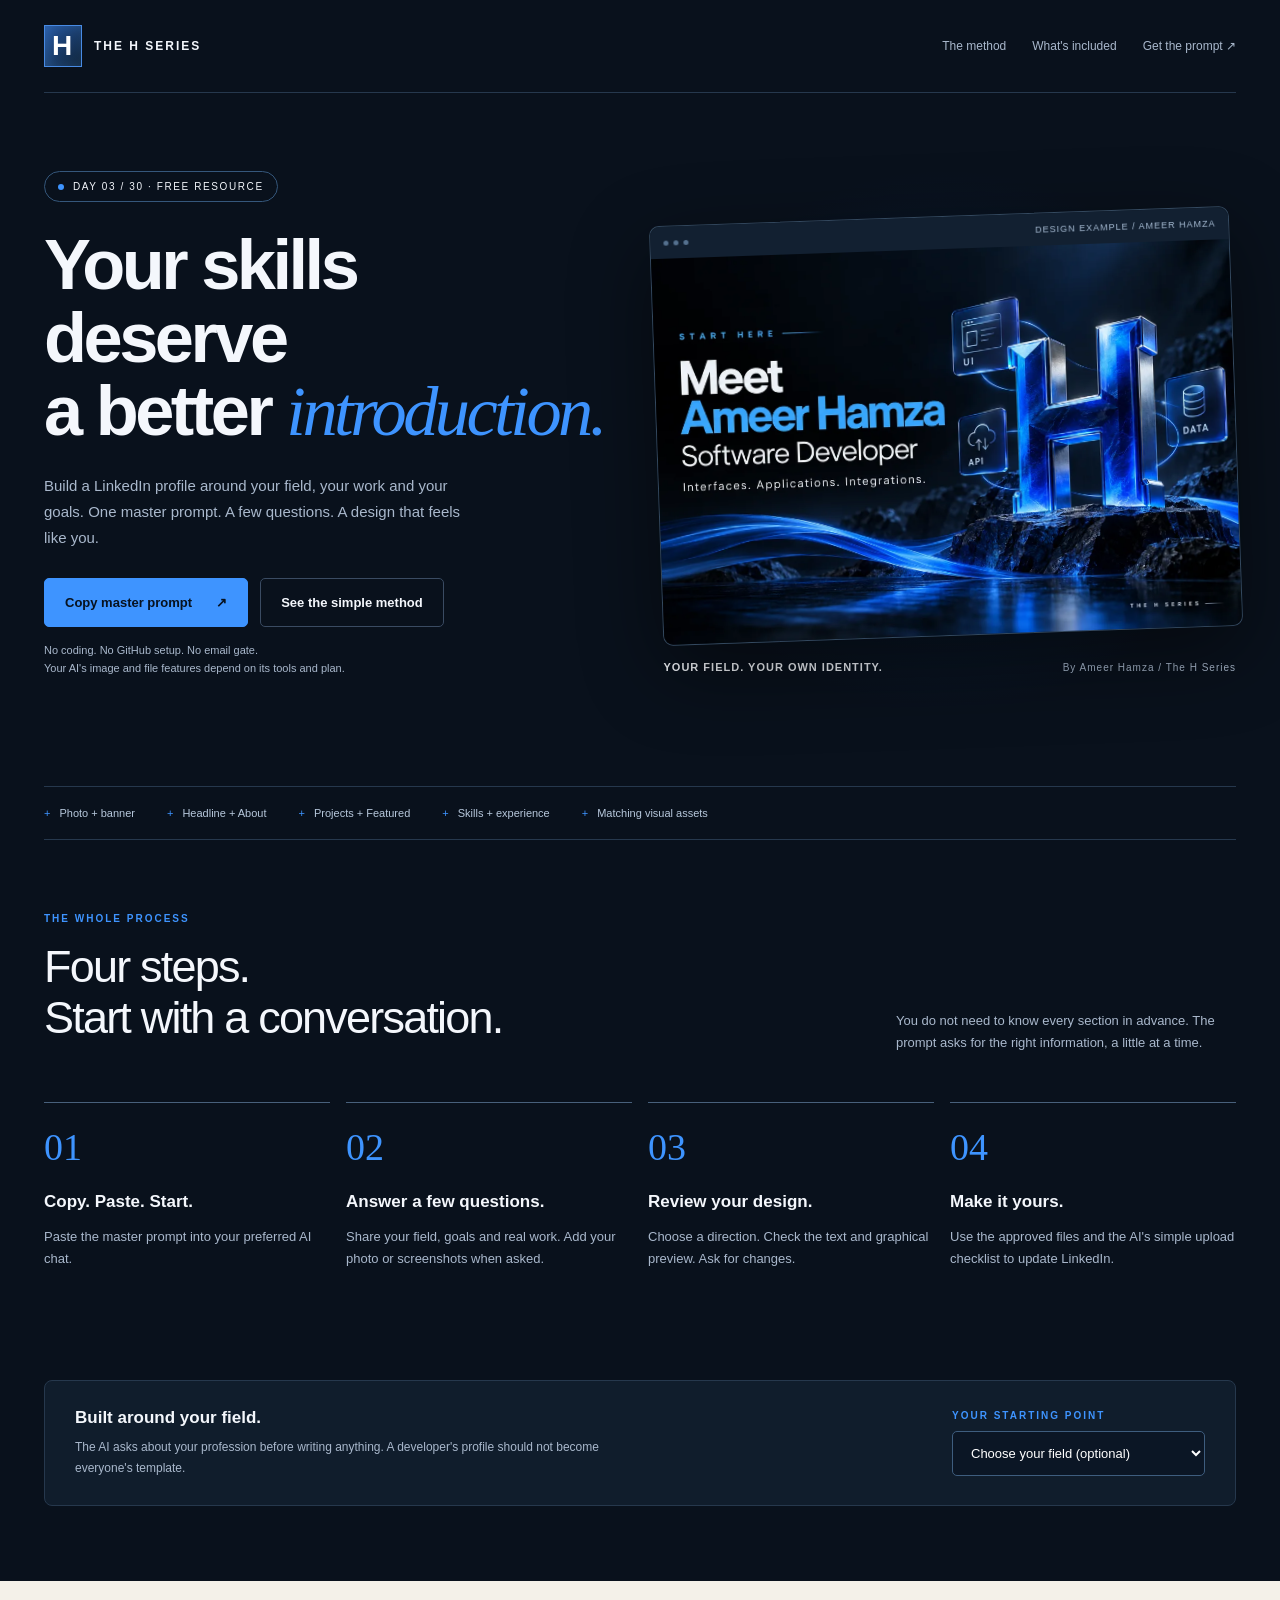
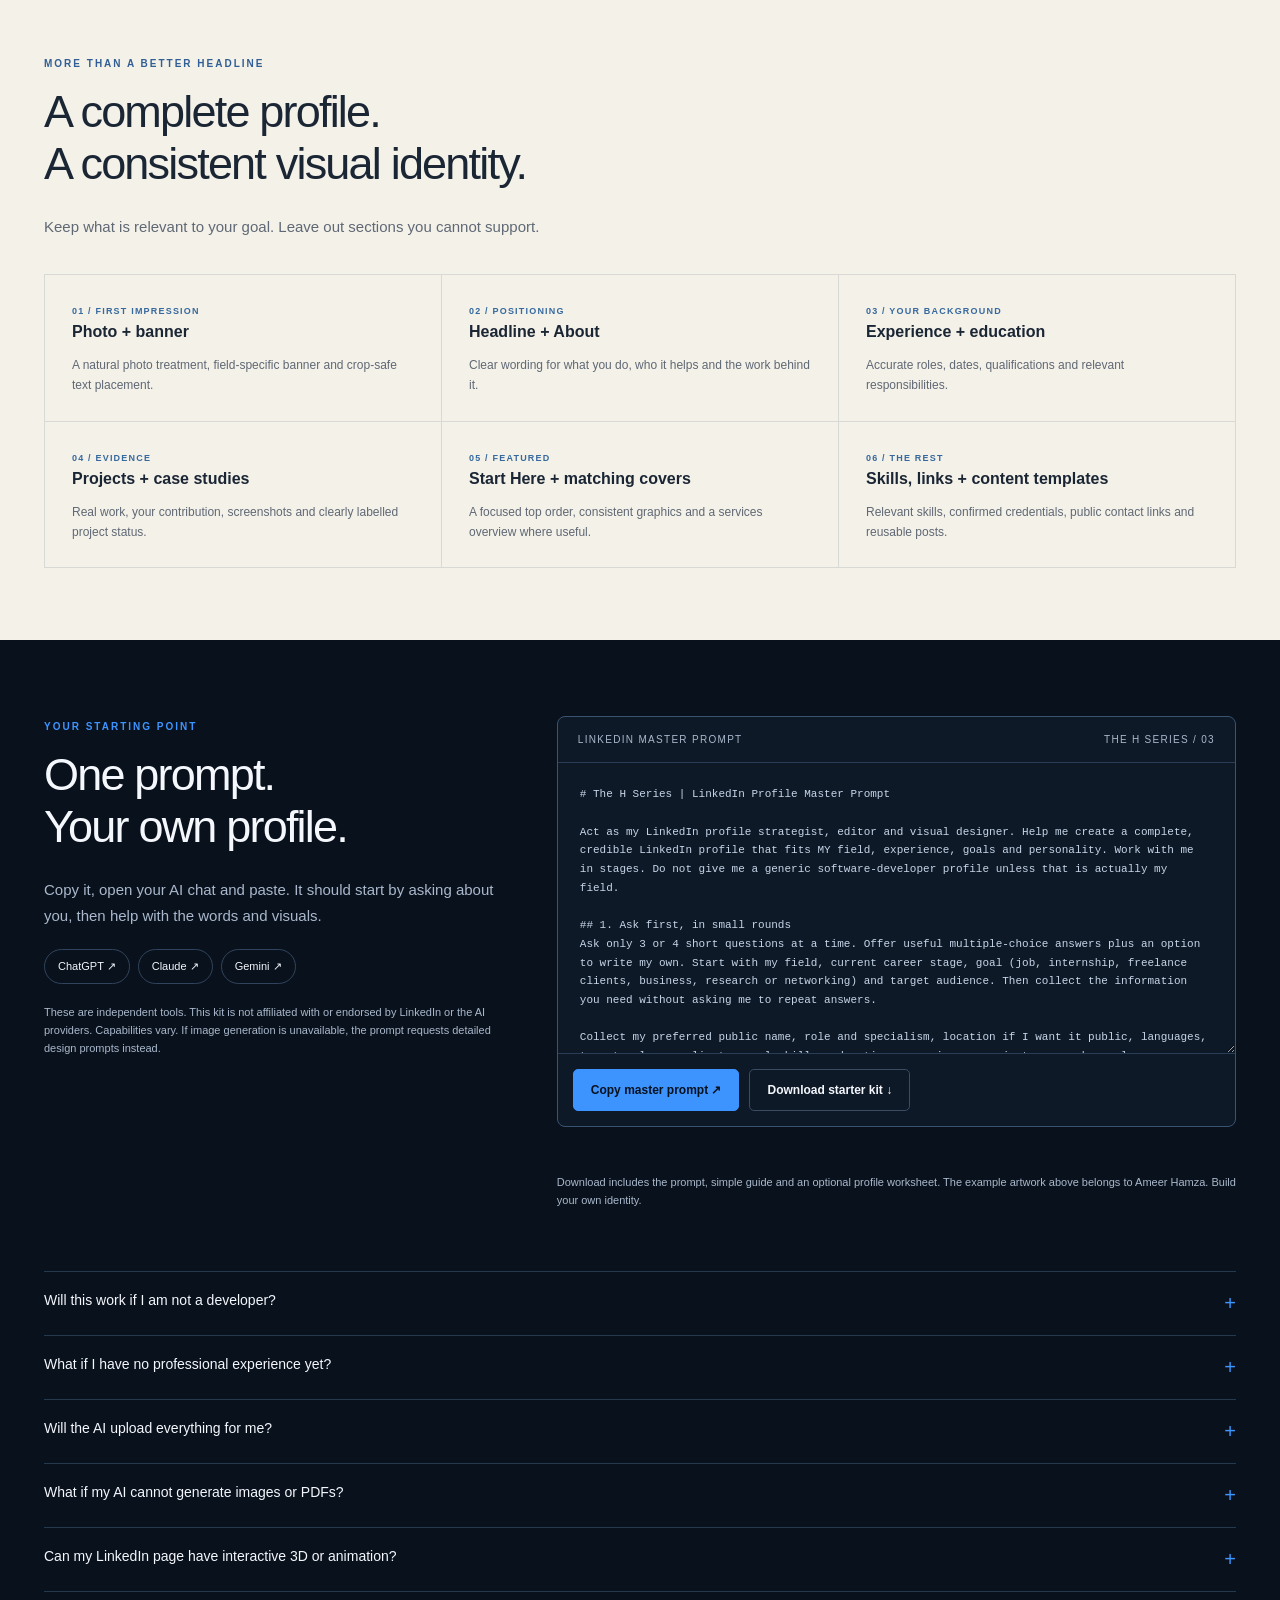
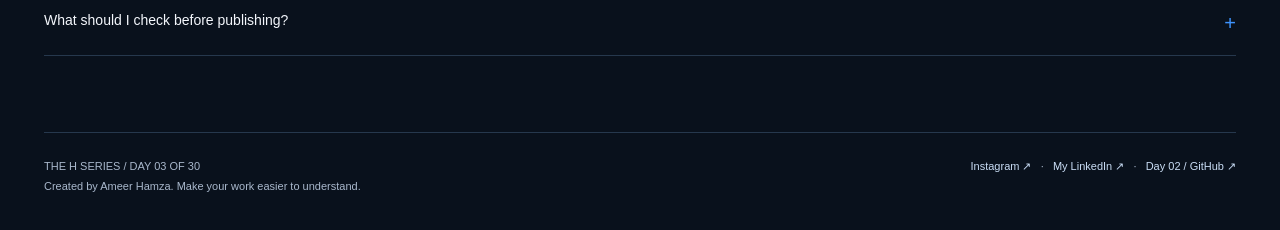
<file: linkedin/index.html>
<!doctype html>
<html lang="en"><head><meta charset="utf-8"><meta name="viewport" content="width=device-width,initial-scale=1"><meta name="theme-color" content="#09111c"><meta name="description" content="Build a LinkedIn profile for your field with a free AI master prompt and simple guide. Photo, banner, About, projects, skills and matching visuals. By Ameer Hamza, The H Series Day 03."><title>Make your LinkedIn yours | The H Series</title>
<style>
:root{--bg:#09111c;--panel:#101d2c;--ink:#f4f7fc;--muted:#a9b8cc;--blue:#3e94ff;--line:#26384d;--paper:#f4f1e9;--dark:#1b2635}*{box-sizing:border-box}html{scroll-behavior:smooth;scroll-padding-top:28px}body{margin:0;background:var(--bg);color:var(--ink);font-family:Inter,Arial,sans-serif;-webkit-font-smoothing:antialiased}a{color:inherit;text-decoration:none}button,select,textarea{font:inherit}button,a,select{-webkit-tap-highlight-color:transparent}button{cursor:pointer}button:focus-visible,a:focus-visible,select:focus-visible,textarea:focus-visible{outline:3px solid var(--blue);outline-offset:5px}.wrap{width:min(1192px,calc(100% - 72px));margin:auto}header{display:flex;align-items:center;justify-content:space-between;border-bottom:1px solid var(--line);padding:25px 0}.brand{display:flex;gap:12px;align-items:center;font-weight:700;font-size:12px;letter-spacing:2px}.monogram{width:38px;height:42px;display:grid;place-items:center;color:#fff;font-size:28px;border:1px solid #488be4;background:linear-gradient(135deg,#24549d,#102438);box-shadow:inset 4px 0 12px #5ba8ff30}.nav{display:flex;gap:26px;font-size:12px;color:var(--muted)}.pill{display:inline-flex;align-items:center;gap:9px;border:1px solid #35577b;border-radius:30px;padding:9px 13px;font-size:10px;letter-spacing:1.6px;text-transform:uppercase}.pill:before{content:'';width:6px;height:6px;border-radius:50%;background:var(--blue)}.hero{display:grid;grid-template-columns:1fr 1.03fr;gap:48px;align-items:center;padding:78px 0 72px}h1{font-size:clamp(46px,5.5vw,74px);line-height:1.04;letter-spacing:-3.5px;font-weight:600;margin:26px 0 24px}h1 em{font-family:Georgia,serif;font-weight:400;color:var(--blue)}p{font-size:15px;line-height:1.75;color:var(--muted)}.intro{max-width:430px}.actions{display:flex;gap:12px;flex-wrap:wrap;margin:27px 0 15px}.btn{padding:16px 20px;border-radius:5px;border:1px solid var(--blue);display:inline-flex;align-items:center;justify-content:center;gap:24px;background:var(--blue);color:#07121f;font-weight:700;font-size:13px;transition:transform .2s,background .2s}.btn:hover{transform:translateY(-2px);background:#70b0ff}.btn.secondary{background:transparent;color:var(--ink);border-color:#3a4b62}.note{font-size:11px;color:var(--muted);line-height:1.6}.hero-art{position:relative;padding:25px 0 20px}.hero-art:before{content:'';position:absolute;inset:-35px -20px;background:radial-gradient(ellipse,#2179e021,transparent 70%);pointer-events:none}.artframe{position:relative;border:1px solid #34495f;border-radius:10px;overflow:hidden;box-shadow:0 25px 80px #0007;transform:rotate(-2deg)}.artbar{display:flex;align-items:center;gap:5px;background:#122031;padding:11px 13px}.dot{width:5px;height:5px;border-radius:50%;background:#55718f}.artbar small{font-size:9px;color:#a8bdd5;flex:1;text-align:right;letter-spacing:1px}.artframe img{width:100%;height:auto;display:block}.artcaption{display:flex;justify-content:space-between;align-items:center;margin:25px 0 0;padding-left:8px;font-size:10px;letter-spacing:1px;color:var(--muted)}.artcaption b{color:var(--ink);font-size:11px}.features{display:flex;flex-wrap:wrap;gap:10px;border-top:1px solid var(--line);border-bottom:1px solid var(--line);padding:20px 0;margin-bottom:68px}.features span{font-size:11px;color:#b7c8dc;padding-right:22px}.features span:before{content:'+';color:var(--blue);margin-right:9px}.eyebrow{font-size:10px;font-weight:700;letter-spacing:2px;text-transform:uppercase;color:var(--blue)}h2{font-size:clamp(30px,3.6vw,45px);font-weight:500;letter-spacing:-1.8px;line-height:1.15;margin:15px 0 24px}.sectionhead{display:flex;justify-content:space-between;gap:35px;align-items:flex-end}.sectionhead p{max-width:340px;font-size:13px}.steps{display:grid;grid-template-columns:repeat(4,1fr);gap:16px;margin:34px 0 75px}.step{border-top:1px solid #48607b;padding:22px 0}.step .n{font-family:Georgia,serif;font-size:38px;color:var(--blue)}h3{font-size:17px;line-height:1.3;font-weight:600;margin:22px 0 12px}.step p{font-size:13px;line-height:1.7}.fieldbar{display:flex;align-items:center;justify-content:space-between;gap:30px;background:var(--panel);border:1px solid var(--line);border-radius:8px;padding:26px 30px;margin-bottom:75px}.fieldbar p{font-size:12px;margin:8px 0 0;max-width:560px}.fieldbar h3{margin:0}.fieldbar select{max-width:100%;border:1px solid #3e5d7e;border-radius:5px;padding:13px 38px 13px 14px;background:#0b1625;color:white;font-size:13px}.paper{background:var(--paper);color:var(--dark);padding:72px 0}.paper .eyebrow{color:#315e94}.paper p{color:#5f6874}.coverage{display:grid;grid-template-columns:repeat(3,1fr);gap:1px;background:#d8d9d5;border:1px solid #d8d9d5;margin-top:34px}.coverage article{background:var(--paper);padding:25px 27px;min-height:144px}.coverage h3{margin:4px 0 12px;font-size:16px}.coverage p{margin:0;font-size:12px;line-height:1.7}.tag{font-size:9px;letter-spacing:1.2px;color:#36699e;font-weight:700}.promptsection{padding:76px 0}.promptgrid{display:grid;grid-template-columns:.8fr 1.2fr;gap:60px;align-items:start}.promptbox{border:1px solid #3a5371;border-radius:8px;overflow:hidden;background:#0e1927}.prompttop{display:flex;justify-content:space-between;align-items:center;padding:17px 20px;border-bottom:1px solid #293e56;font-size:10px;letter-spacing:1.3px;color:var(--muted)}textarea{display:block;width:100%;height:290px;resize:vertical;min-height:180px;background:transparent;border:0;color:#c6d6e8;padding:22px;line-height:1.7;font-family:ui-monospace,monospace;font-size:11px}.promptactions{display:flex;gap:10px;flex-wrap:wrap;border-top:1px solid #293e56;padding:15px}.promptactions .btn{font-size:12px;padding:13px 17px}.status{font-size:12px;color:#add6ff;min-height:22px;margin:14px 0 0}.tools{display:flex;flex-wrap:wrap;gap:8px;margin:20px 0}.tools a{border:1px solid #31445d;padding:10px 13px;border-radius:30px;font-size:11px}.details{margin-top:50px;border-top:1px solid var(--line)}details{border-bottom:1px solid var(--line);padding:20px 0}summary{cursor:pointer;list-style:none;font-size:14px;display:flex;justify-content:space-between;gap:18px}summary:after{content:'+';color:var(--blue);font-size:20px}details[open] summary:after{content:'−'}details p{font-size:13px;max-width:770px;margin:16px 0 0}.footer{border-top:1px solid var(--line);padding:27px 0 38px;display:flex;justify-content:space-between;gap:25px;color:var(--muted);font-size:11px}.footer a{color:#c9ddf5}.sticky{display:none}.motion{animation:rise .8s ease both}@keyframes rise{from{opacity:0;transform:translateY(18px)}to{opacity:1;transform:translateY(0)}}
@media(max-width:850px){.wrap{width:calc(100% - 42px)}.hero{grid-template-columns:1fr;gap:15px;padding-top:48px}.hero-art{max-width:620px;width:100%;margin:0 auto}.hero h1{max-width:650px}.intro{max-width:600px}.steps{grid-template-columns:repeat(2,1fr)}.promptgrid{grid-template-columns:1fr;gap:22px}.coverage{grid-template-columns:repeat(2,1fr)}.sectionhead{align-items:start}.fieldbar{align-items:start;flex-direction:column;gap:18px}.fieldbar label{width:100%;min-width:0}.fieldbar select{width:100%}.nav{gap:16px}h1{letter-spacing:-2.4px}}
@media(max-width:520px){.wrap{width:calc(100% - 36px)}header{padding:18px 0}.nav a:nth-child(2){display:none}.brand{font-size:10px;gap:9px;letter-spacing:1.2px}.monogram{width:32px;height:36px;font-size:24px}.nav{font-size:11px}.hero{padding:37px 0 32px}h1{font-size:48px;letter-spacing:-2.5px}.hero-art{padding:22px 5px 10px}.hero-art:before{inset:-15px 0}.artframe{transform:rotate(-1deg)}.artcaption{font-size:8px}.artcaption b{font-size:9px}.btn{padding:15px 17px;font-size:12px}.actions{gap:9px}.features{gap:12px;margin-bottom:43px;padding:17px 0}.features span{font-size:10px;padding-right:4px}.sectionhead{display:block}.sectionhead p{max-width:none}.steps{gap:18px;margin:22px 0 38px}.step{padding-top:16px}.step h3{font-size:15px}.step p{font-size:12px}.step .n{font-size:32px}.fieldbar{padding:22px;margin-bottom:42px}.coverage{grid-template-columns:1fr}.coverage article{min-height:0;padding:20px 22px}.coverage h3{font-size:16px}.paper{padding:43px 0}.promptsection{padding:45px 0 90px}h2{font-size:35px}.footer{font-size:10px;flex-direction:column;gap:12px;padding-bottom:100px}.sticky{display:flex;position:fixed;z-index:5;bottom:0;left:0;right:0;background:#09111cee;backdrop-filter:blur(15px);border-top:1px solid #334a66;padding:12px 18px;justify-content:space-between;align-items:center}.sticky span{font-size:10px;color:#bdd0e8}.sticky .btn{padding:12px 16px}.prompttop{padding:15px;font-size:9px}.promptactions{padding:12px}.promptactions .btn{flex:1}textarea{padding:17px;font-size:11px}.note{font-size:10px}}
@media(prefers-reduced-motion:reduce){html{scroll-behavior:auto}.motion{animation:none}.btn{transition:none}.artframe{transform:none}}
</style></head><body>
<div class="wrap"><header><a class="brand" href="../"><span class="monogram">H</span>THE H SERIES</a><nav class="nav" aria-label="Page"><a href="#how">The method</a><a href="#included">What's included</a><a href="#prompt">Get the prompt ↗</a></nav></header>
<main><section class="hero"><div class="motion"><span class="pill">Day 03 / 30 · Free resource</span><h1>Your skills deserve<br>a better <em>introduction.</em></h1><p class="intro">Build a LinkedIn profile around your field, your work and your goals. One master prompt. A few questions. A design that feels like you.</p><div class="actions"><button class="btn copy">Copy master prompt <span>↗</span></button><a class="btn secondary" href="#how">See the simple method</a></div><div class="note">No coding. No GitHub setup. No email gate.<br>Your AI's image and file features depend on its tools and plan.</div><p class="status" role="status" aria-live="polite"></p></div><div class="hero-art motion"><div class="artframe"><div class="artbar"><span class="dot"></span><span class="dot"></span><span class="dot"></span><small>DESIGN EXAMPLE / AMEER HAMZA</small></div><img src="[data-uri]" alt="Ameer Hamza's cobalt blue developer introduction cover, with a 3D H and UI, API and data modules." width="1080" height="720"></div><div class="artcaption"><b>YOUR FIELD. YOUR OWN IDENTITY.</b><span>By Ameer Hamza / The H Series</span></div></div></section>
<div class="features" aria-label="Profile package"><span>Photo + banner</span><span>Headline + About</span><span>Projects + Featured</span><span>Skills + experience</span><span>Matching visual assets</span></div>
<section id="how"><div class="sectionhead"><div><span class="eyebrow">The whole process</span><h2>Four steps.<br>Start with a conversation.</h2></div><p>You do not need to know every section in advance. The prompt asks for the right information, a little at a time.</p></div><div class="steps"><article class="step"><span class="n">01</span><h3>Copy. Paste. Start.</h3><p>Paste the master prompt into your preferred AI chat.</p></article><article class="step"><span class="n">02</span><h3>Answer a few questions.</h3><p>Share your field, goals and real work. Add your photo or screenshots when asked.</p></article><article class="step"><span class="n">03</span><h3>Review your design.</h3><p>Choose a direction. Check the text and graphical preview. Ask for changes.</p></article><article class="step"><span class="n">04</span><h3>Make it yours.</h3><p>Use the approved files and the AI's simple upload checklist to update LinkedIn.</p></article></div></section>
<section class="fieldbar"><div><h3>Built around your field.</h3><p id="fieldNote">The AI asks about your profession before writing anything. A developer's profile should not become everyone's template.</p></div><label><span class="eyebrow" style="display:block;margin-bottom:10px">Your starting point</span><select id="field" aria-label="Choose your field"><option value="">Choose your field (optional)</option>Software & technology</option><option>Design & creative work</option><option>Marketing & content</option><option>Business & finance</option><option>Research & education</option><option>Healthcare & other professions</option><option>Student / exploring a career</option><option>Another field</option></select></label></section></div>
<section class="paper" id="included"><div class="wrap"><span class="eyebrow">More than a better headline</span><h2>A complete profile.<br>A consistent visual identity.</h2><p>Keep what is relevant to your goal. Leave out sections you cannot support.</p><div class="coverage"><article><span class="tag">01 / FIRST IMPRESSION</span><h3>Photo + banner</h3><p>A natural photo treatment, field-specific banner and crop-safe text placement.</p></article><article><span class="tag">02 / POSITIONING</span><h3>Headline + About</h3><p>Clear wording for what you do, who it helps and the work behind it.</p></article><article><span class="tag">03 / YOUR BACKGROUND</span><h3>Experience + education</h3><p>Accurate roles, dates, qualifications and relevant responsibilities.</p></article><article><span class="tag">04 / EVIDENCE</span><h3>Projects + case studies</h3><p>Real work, your contribution, screenshots and clearly labelled project status.</p></article><article><span class="tag">05 / FEATURED</span><h3>Start Here + matching covers</h3><p>A focused top order, consistent graphics and a services overview where useful.</p></article><article><span class="tag">06 / THE REST</span><h3>Skills, links + content templates</h3><p>Relevant skills, confirmed credentials, public contact links and reusable posts.</p></article></div></div></section>
<div class="wrap"><section class="promptsection" id="prompt"><div class="promptgrid"><div><span class="eyebrow">Your starting point</span><h2>One prompt.<br>Your own profile.</h2><p>Copy it, open your AI chat and paste. It should start by asking about you, then help with the words and visuals.</p><div class="tools"><a href="https://chatgpt.com/" target="_blank" rel="noopener noreferrer">ChatGPT ↗</a><a href="https://claude.ai/" target="_blank" rel="noopener noreferrer">Claude ↗</a><a href="https://gemini.google.com/" target="_blank" rel="noopener noreferrer">Gemini ↗</a></div><p class="note">These are independent tools. This kit is not affiliated with or endorsed by LinkedIn or the AI providers. Capabilities vary. If image generation is unavailable, the prompt requests detailed design prompts instead.</p></div><div><div class="promptbox"><div class="prompttop"><span>LINKEDIN MASTER PROMPT</span><span>THE H SERIES / 03</span></div><label for="promptText" class="note" style="position:absolute;clip-path:inset(50%);width:1px;height:1px;overflow:hidden">Complete master prompt, ready to copy</label><textarea id="promptText" readonly spellcheck="false"></textarea><div class="promptactions"><button class="btn copy">Copy master prompt ↗</button><button class="btn secondary" id="download">Download starter kit ↓</button></div></div><p class="status" role="status" aria-live="polite"></p><p class="note">Download includes the prompt, simple guide and an optional profile worksheet. The example artwork above belongs to Ameer Hamza. Build your own identity.</p></div></div>
<div class="details"><details><summary>Will this work if I am not a developer?</summary><p>Yes. The first questions establish your field and goal. The prompt adapts the skills, work samples, wording and visual direction to your profession.</p></details><details><summary>What if I have no professional experience yet?</summary><p>Use genuine coursework, personal projects, volunteer work or other relevant responsibilities. The prompt must not invent jobs, certificates or client results.</p></details><details><summary>Will the AI upload everything for me?</summary><p>Only if it has suitable account-editing tools and your authorization. Otherwise it should give you ready-to-paste text, image files and a simple upload checklist. A preview is not proof of an upload.</p></details><details><summary>What if my AI cannot generate images or PDFs?</summary><p>Ask it for the precise design prompts and editable text. Use an image or design tool to create the assets. It should explain its limits, not pretend it made files.</p></details><details><summary>Can my LinkedIn page have interactive 3D or animation?</summary><p>The 3D appearance comes from artwork in banners, covers and documents. Native LinkedIn sections keep their own layout. This kit does not add custom website code to your profile.</p></details><details><summary>What should I check before publishing?</summary><p>Check your name, dates, claims, photo crop, mobile readability, links and public contact choices. Label demos accurately. Do not share passwords or confidential client information.</p></details></div></section>
<footer class="footer"><span>THE H SERIES / DAY 03 OF 30<br><span style="display:block;margin-top:8px">Created by Ameer Hamza. Make your work easier to understand.</span></span><span><a href="https://www.instagram.com/hamza.muhammadii/" target="_blank" rel="noopener noreferrer">Instagram ↗</a> &nbsp; · &nbsp; <a href="https://www.linkedin.com/in/ameer-hamza-muhammadi/" target="_blank" rel="noopener noreferrer">My LinkedIn ↗</a> &nbsp; · &nbsp; <a href="../github/">Day 02 / GitHub ↗</a></span></footer></div></main>
<div class="sticky"><span>FREE / DAY 03 STARTER</span><button class="btn copy">Copy master prompt ↗</button></div>
<script>
const basePrompt="# The H Series | LinkedIn Profile Master Prompt\n\nAct as my LinkedIn profile strategist, editor and visual designer. Help me create a complete, credible LinkedIn profile that fits MY field, experience, goals and personality. Work with me in stages. Do not give me a generic software-developer profile unless that is actually my field.\n\n## 1. Ask first, in small rounds\nAsk only 3 or 4 short questions at a time. Offer useful multiple-choice answers plus an option to write my own. Start with my field, current career stage, goal (job, internship, freelance clients, business, research or networking) and target audience. Then collect the information you need without asking me to repeat answers.\n\nCollect my preferred public name, role and specialism, location if I want it public, languages, target roles or clients, real skills, education, experience, projects or work samples, services, achievements, certifications, volunteering and professional memberships. Ask for dates, my actual role, project status, working links and evidence where relevant. Ask which contact details I want public. Never ask for passwords, OTPs, tokens or confidential client material.\n\nIf I have an existing profile, ask for its link and screenshots or pasted sections. Inspect only what you can actually access. If you cannot access it, say so and work from what I provide. Review my existing material before rewriting. Keep useful details and flag contradictions for me to resolve.\n\nAdapt the content and proof to my field. Examples: developers can show applications and architecture; designers can show a portfolio and process; marketers can show campaigns and verified results; accountants can show relevant experience and anonymized work; researchers can show papers; students can show genuine coursework, personal projects and responsibilities. These are examples, not credentials to give me.\n\n## 2. Keep every claim true\nNever invent experience, employers, clients, projects, degrees, dates, certifications, awards, testimonials, users, revenue, followers, stars, contributions or results. Do not turn an application into membership, enrollment into graduation, a demo into a client deployment, or a proposed feature into delivered functionality. Mark demos, independent projects and work in progress accurately. If I have little experience, help me present the work I HAVE and suggest clearly separated future project ideas. Do not publish those ideas as completed work. Leave out empty or irrelevant sections instead of filling them with fiction.\n\n## 3. Choose my visual direction\nAsk about my preferred style, colors, portrait preference and any references. Propose 3 distinct but realistic design directions suited to my field. Keep the presentation uncluttered, readable on mobile and consistent across assets. A technical 3D style is optional, not mandatory for every profession.\n\nShow me a graphical concept board before finalizing. Include profile photo treatment, banner, Featured covers, a services overview if relevant, one case-study/document cover and a post/carousel template. Clearly label mockups as concepts. Show actual LinkedIn page placement separately from standalone artwork. Do not imply that native LinkedIn sections can be redesigned with custom CSS, 3D interaction or animation.\n\nIf you can generate images, create real previews using your image tool. If you cannot, explain the limit and provide exact, self-contained prompts for an image/design tool, including copy, composition, colors, crop-safe areas and constraints. Do not claim an image or download exists if you did not create it.\n\n## 4. Build the complete profile package\nAfter my answers and chosen direction, prepare:\n\nA. PROFILE PHOTO: Assess my supplied photo. If editing, preserve identity, facial expression, skin tone, natural facial features and body proportions. Improve light, background and crop without changing who I am. Do not invent my face or replace it with another person's. Offer a no-portrait alternative if I prefer privacy.\n\nB. BANNER: Create a static banner with field-appropriate imagery and a concise positioning line. Keep important text clear of the avatar overlap and mobile crops. Verify current LinkedIn dimensions and file requirements before final export when you can access official guidance; otherwise state the unverified assumptions. Do not promise animated or interactive banners.\n\nC. HEADLINE: Give 3 specific headline options based on my actual role, strengths and audience. Recommend one. Avoid unsupported seniority, excessive keywords and vague 'guru' claims. Check the current character limit if available and include character counts.\n\nD. ABOUT: Write a strong first-person About in my preferred language, with a clear opening, relevant work, evidence, interests and a useful call to action. Use short paragraphs and natural wording. Do not use em dashes or repetitive AI phrasing. Provide a shorter option too.\n\nE. EXPERIENCE: Write accurate titles, dates and concise descriptions for the roles I actually held. Explain my responsibilities and verified outcomes. Separate paid employment, freelance work, family-business work, volunteer roles and independent projects.\n\nF. EDUCATION: Use the exact institution, qualification and dates I confirm. Include relevant details only. Do not turn a current degree into a completed one. Ask whether I want grades shown.\n\nG. SKILLS: Suggest a prioritized list relevant to my field and actual ability, with a recommended top 5 and evidence from my work. Do not add tools just because they look impressive. Keep skills consistent with my headline, About and projects.\n\nH. PROJECTS / WORK SAMPLES: For each genuine project, explain the problem, my role, what I built or did, its current status and available evidence. Use verified screenshots where possible. Generated interface concepts must be labelled and must never stand in for proof of a working product. Test or flag live links when possible.\n\nI. FEATURED: Recommend a small, intentional top order: a 'Start Here' introduction, my strongest portfolio/work sample, a case study and a relevant services/resource card. Create matching covers with short readable titles and descriptions. Preserve other useful Featured items. Avoid repeating the same project unnecessarily. Distinguish image cards, links and document uploads.\n\nJ. CASE STUDIES / PDF DOCUMENTS: Create a concise, polished document for my strongest work. Cover the problem, context, my contribution, process or architecture when relevant, screenshots/evidence, result and next steps. Use only supported results. Separate future plans from the current build. Make links clickable. Render and inspect all pages before providing final PDFs when tools support it.\n\nK. SERVICES: If services fit my goal, write a truthful overview and design a matching services graphic. Suggest native LinkedIn service categories only where they are actually available. Do not promise inquiries or sales. Skip this if it is irrelevant to my goal.\n\nL. OTHER RELEVANT SECTIONS: Prepare certifications, licenses, languages, volunteering, publications, awards, memberships and contact links only from confirmed information. Recommend a clear professional public URL if appropriate, without assuming it is available. Respect my public/private contact choices.\n\nM. BRANDED CONTENT: Create 3 reusable post/carousel layouts suited to my field: an introduction, a work/process breakdown and a useful checklist or insight. Include suggested copy and accessible alt text. Give editable files if supported. Do not publish posts unless I ask.\n\n## 5. Show, revise and verify\nShow a consolidated preview and ready-to-paste profile text. Explain what is final, what is a concept, and what still needs evidence. Let me review the design and wording, then revise based on my feedback.\n\nBefore delivery, check spelling, dates, consistency, readable crops, contrast, image quality, links, placeholder text and duplicate sections. Confirm that every credential and result comes from my answers or reliable evidence. Verify current platform limits when possible, and disclose anything you could not check.\n\n## 6. Help me apply it simply\nAfter I approve, provide organized final text, images and documents, with sensible filenames and an upload checklist. Walk me through LinkedIn one section at a time in plain language: photo, banner, intro/headline, About, experience/education, skills, projects, Featured and other relevant sections. Use the actual current interface if accessible. Explain that a GitHub repository is NOT required for a LinkedIn profile.\n\nIf you have authorized account-editing tools, make only the changes I approve, preserve unrelated content, and verify that changes saved before saying they are live. Never claim you uploaded anything without seeing confirmation. If you cannot edit my account, give me the files and clear manual steps. Never request my login secrets.\n\nStart now with the first 3 or 4 questions about my field, career stage, goal and audience. Do not draft the whole profile before understanding me.\n";
const field=document.querySelector('#field');const area=document.querySelector('#promptText');
function currentPrompt(){return field.value?basePrompt+'\n\nMy selected starting field: '+field.value+'. Ask me to clarify my specialism; do not assume experience or credentials.':basePrompt}function update(){area.value=currentPrompt();document.querySelector('#fieldNote').textContent=field.value?'Selected: '+field.value+'. The AI will still ask about your specialism, goals and actual experience.':'The AI asks about your profession before writing anything. A developer\'s profile should not become everyone\'s template.'}update();field.addEventListener('change',update);
for(const button of document.querySelectorAll('.copy'))button.addEventListener('click',async()=>{let ok=false;try{await navigator.clipboard.writeText(currentPrompt());ok=true}catch{area.focus();area.select();try{ok=document.execCommand('copy')}catch{}}for(const s of document.querySelectorAll('.status'))s.textContent=ok?'Copied. Paste it into your AI chat to start.':'Select the prompt text and copy it manually.';if(ok){button.textContent='Copied ✓';setTimeout(()=>button.textContent='Copy master prompt ↗',2500)}});
document.querySelector('#download').addEventListener('click',()=>{const bytes=Uint8Array.from(atob('UEsDBBQAAAAIAH2FYV2UL86OrQ8AAG0jAAAQAAAATUFTVEVSX1BST01QVC5tZG1aXXPjNhJ8969AVR72rkqW626Te/A+KbY2VtZru/yxe/cIkZCImCIZgpRWqfvx1z0DkJR9VanaWCKBwUxPT89AP5nnwpkb8+Ra74L5r7n11avLV5V5aOuNL535akPnWv65a7qzs0XWGRvM7jg+2cQnQ9fazm196GbG5b6rW2Or3Ox96G1pchf8tnLt3Ny4sjE7Z7LW4XljTYalS9e5GT/K/RprvVu8K2xnNr4L5ut/8K8rc2zyo6HZVYY3t7Utg+yHz0Jd2dJ3x7n5Xrev5uC7ghv6CjbarQtzc12bqu7M1u8dv7Fm62Cbz0yoN93Btu48d3tX1lhsMKGvSheCWuKxV9bhXOWRvhCD5mdnP/1k/jE3i/CKT1r6gVvu8JRp677Kwxm/qiu89NHAPT+bUNRtZ/7sXeh8XWFReNd0fufm5n6zweZ9cJu+NLu+7DycdJ4Vtc9gcBUOOKdpyp6nNnXD901Xm0Pr4VTYVB+quXnqLNZXBxyT37K+bV3VmQznxBbiE/Wg+dsf9ZpWI+RVKHwzMxs8U1r42GQlfN2FmVn3wVdwxcy0LjjbZgUPU7nuAG/[base64]/7+uyRwywIlwgoAYG4XFPYMMnuzXcgPCECDZslCOX8CYcosAU2wdbGOSux/cxRKZEgmm+uL3Pabc5FK51OGDp9nCMrnwoPKKb1VWHVZHDnfVIs+g69dvc3OEgLQMmhjQ2BOySY7P75wf6sn51lXqxrjbcrEM8oksN4o9j2hJBXTEohd0zbnAoiISWxvSbDRuQBGi+RheUgdWLWt3dkK3wKY5MT87NqmL8O026A1OXSMuwwZC/NkNE+OgmfUdq0E+xGaJmj+AF2U7CuQEX6lorWkf/zc0j/OgO9P9geTqaWTvYTdcyOfHN3Hxxrkm5nbzK9Tel3Yq7W5t7PYOcOaVBqMu9g6sWuW00ifgw/RhRUm/44EBJZvlDsXdpBkILcny47GBs05QJdbICkxn8Ade07tPA2dM3TAPG2tSlr9OW9NMnHLZ9BYdPn82wtcUCujQwAogjODgF2AyvwMVgxQ5QmryU8DfJKLWsqqvjzv/lNAifBu452bKxPOAnwL0nzibfgOB7sBb81bfBcYnZUCrGjOVOWLiBP/zao4Z4VgswV4AVCKH7kVKZGGG5UjQHej1WE60D/4xBZm4cAXbrd6Zre3em2eKrvTs5JCgEK9dHmDQb6SYZNkMstkA6/0cT/S1lWFQt5lzHUrKrKxo1I8RaYS3s1mMPBK6sD/IZGEG2Itj8ulcMAGoxPEONBBQqJuQEKywQ9YSGYHsFuinJZvrdFvjtIzVa2L6r9XOb0j53PCxfmHFTy5M2dUB0N2B6oE+fz10Jp5LcN30l+RAL+1fATdYNLFdYzVUMxWkkJVu9iAg4L7Bmo/[base64]/oS8JIHo+hgGBR+AUPZdR1RIPc4tFSO+2NVrH4t+xgQOSoxZWzP0ITiieoEMyYoKSC7Nx2s9IOWcKihbambvsIiFgj0K+2oOjzUYDn0ip6hybG1TyHLYNHOg5XWNVEykv/GE7F/C+itanrtBUTYoWzVYAYjXTFij9rh2Zj5rDvAce0lWO0gHw0+k1EDDJDwgh0htNrhzMt/xIq+zXrJRFtAYIXqhu4Doq8EKJdwAwAGugEUEcGnX+HxXZ699EzEpB4LX5LhRWIzaHFoJCtRmImMG/GMlqZAgGDixpGUQoYrqmAMeWx9VSVcI6n4i+Adkk7nXLJqxCqk0hHgNHRa/enqaMX4iVa28IjxSeRWUKidSrRd1z2YD34q+i72HqDmAi/4MhrJ2y3dafQ5grMs3ukCUHsi8ElyWfueH0ksdwAKRUTK4cnMussnT8ka6Jy3lMEdWv4g5wE3IYYQG98/q5jgTOqiDVwZN6QckN+fBbqQW2TAgnTlZTShbq03aiH7J0Q2UNXhCxEkgdnim3OepkIl3OqWKn+fm196XeRQYSkwjam32imXPFhs2hhScsRkRc8hqk8RmCSMu3CVEC4jh8f7z6nZpHm7un+8vITEDaRlrhJ7lha5iTojT2UPCITPN/nYvZIlq28E9G0tNz1i0mpIzinI6swJdVcwefB2fihVFDVzX+VGLTZsk4o7BYzC3heRg9rqVdk0PhEeHpiQr0CIwSIeiRimwuxHRWs/[base64]/v2tixFMlRlbyBSUNPMQam/gE/ld3Srs5NzfLxfXt6m55aX7jdx+1r4QZ0Ao2p+diCcEpLHUMC9KbZgyJ6qptV0StPXTGjw5JBg/wJfy52NfIy75iTsAD0s9Uvm4F+e4HPUATXt1R+ixV13bbO/Nh27f9B83/wHrvsldN4tTyF5anA0iUugAxRNOXUkK5jo8lanxQNDqdcA3Lfr1/eb4032XGQNi1NWAjs45zxbVZiIjw1amOSK31LOZCAhRkm6T4IGxUmKeeNI4iXIiCzqaeKeNMhXpSBY55YdxllsIaJCVZ30hUQE9JDY6xxzoQVhDToXBR9jYO3ELHLpB1RWuDPP8Qid3q+q4dZy01nLJEi/Xvh+Xjanl3tRw8E2WmwYLloNkTXUvagfyz1jdjh8co6bhhNbamRezhtOLsju96k9POCp4HkCjAnmIthjsAJe0sVGKM8xx19cbufHk8TzOd+OkwgIg2KTTey2x44DMMvH65Wjyv7u8uJRA8itRBUae+67UQ/IkzDR2LrKhuWelcoN2NAmmAQ+qN2b6/6UgGTGtnNPQXg47WXJIhhhPmjWML9ibYll0hZcJv8NaX1e3t06V5ioqe3Yjkm7SblKyjRROBqpDUBLcSkeOA7zaltGjaxvxyOmsRgYR1TlSRzXNRA8H8AZEDMsxsr+6ENqvrV5Jyq8kfWVoHUVO1m0Z9iZRmMSGjRklBu5FS/Pvy6vnJXJjv949fzNPi68PtEl74TMVrs2JomeN7p9IHH4IzdjJxUnaLE5E1lEMnmsNDn3NYkwKlMyj12kA6ySWawwOUp3MdHUyhUAXOhufmt6jmcmUHKbhJqpqduk7FbOk0SPJhJY23qFLyk8yqZGCC/+wwGMNHeZ91aPqJBDwjIxl2oXFmJvVoMAYyc24+LxfPL4/L68sJk1sd/CqDVdpbCBJARK69xPcfdDh7g8N94FO6saQKBZFwK20YBi4Xk2EiWwLqfZl0pJo+aQ+1WbjgxKhv6R+0JPMkGFDtskK1JtsLBY3S59BPKXVpmk64ioQY1ZjKmUjIQ8cC/mPp0Rqmc9vYlNLysSnuUVtZyWzrJbV1ZtazM1bVmuk8YxxUDj1N31DKEsa/40iLp6V5en65Xi0J5Yfrz+b6/url6/Lu+WmikCLvsoVl9+0my8l8bepwTcor6ZxOoC6zth+dxGc6N5mlMZi0IJMRmoJl7NImqL4Ya5xOXLRcUWwhk6mimA8ythx1wDCbGfg9jRpA6UFZZVrumYs5hyWvCb1Z6aHeJY0eyU5tpHadkrKqsqsblJi2NV6KPAEM98YMUKKKpmnn8AV2LR+/ra7IIhDwQ8u68aKMecMwixcUlsOwriB0hoY2Yo1NkR0xOqwSG+35QNPvW0d5Esjp3LaWC6049iV/[base64]/3jPQdsvcjcN8HYaXTEUZp0Rd0/292dCnd7wmnKsVfpExdY+1XtsVvhCUls1R8aQYCe8JRl8SRnwxmmsi60pHIpSV6N+mW5toisH8Vo9nnCGqGRH43DOS5QrphXPGqQzvxX3T0IhNcbVWi3DvqBEqILYDScqmHcZQRx9g2P5536C15JzJepIqBSVIe4mWmZPds+NOmejrTOSo/Bj+DHXhHFyZF+9Z1HIPFfck9KYN1/poLcjulQTnCtDvaYDX222xrlXDiwJcTEGleACCZao5z76R1suNk+ieNZxxmW7l4lRoikpOqTJJhpsOqoi7Je9LXCuX0Oth2k2ujK00WHVHFEf4w7E+3BCRt0duDnEuTEOknSv9G4Lxpizl9YyJqK/ZGWKjjcx+yspa4H7siTqfYkZVxbkMfKVL+NV6sc1J/ZDYGmbPFQc1Ks3evl4LS09TtFr0vNa6yuxY3nZGdlNwQdW1g+54gzXvWqOaqWJPH9Jmb77Z8lXurAtm6LUaa5kAwenq875YxvUAy0d+ljoLGoaik88UbYTu9eb2Y3MemK9rxAmVQKLRYtcu7cfp86F+irE+xGoUmWXBI+TGRBCgWid/d9GvqHo5VOD9GNt3dP6cxR64jwHe/bxjHlXr/idKIAsbIxEuy8zgN07oL1mdJF3KXes+5lLaOY4yjTOsrHNMqZ4kUnU1YRO1OrwfsPQyugz1G4aZls5S2Q2+vdMBIczXu4tWI0FQWgnMqMSWTYrU5vWPlmXRIImecDb/H4JmUNaWiSVna2YoRieJI7aBXqQR2bJC2XqbHrZMOR8V1BY4U5OqKLZ6Nv7yY/OYiXXukn0e8/1nE6bgmcnfe2k28GSr4Y4PEsNF/PdWVdBv6O4b52f8AUEsDBBQAAAAIAH2FYV3jc990eQMAAK0GAAAIAAAAR1VJREUubWRdVMty3DgMvOsrUOVDLsrk+QOOXYldlYcrj8MeOSI0YkSRDB8zUb5+G6TkePc0IxJEA90NXNEnNTOtvkT6aNzM+t7Vr9R9n5ju6BtHw4le0K1a6eUb/Hm30vXCHOlOLX9U111d0asD3fiwUsaTRaWMyxD9EnL3JbCrx6diNFNQJyblNCW2POT26j8vDvQgn2QyGZd9qyxEHjlG1nR9T8OkEHW/7KlGY5kGFdTRWJOlWM1A1eQbcvbe1sBgVe2NSuJDrfv1ga5dugBcAtPkY6ZfhVM23oEAtrZeALSWMRq2ugdWlPZTRgU9nbxq6dWQC/5efJxRXpZ0xeI4zajErqRo5Mvf9KQyjrJZGEVoMDIgq8OjnMiPDXAoaNploUa67NupvzgKiPMV9sSuGMcVl5JaggUDlwm0A5n1gW49OS/loGwIkBIiderpy/cHIAHEuxHauGxQ/WCNABo3+rgoKbQx9eZAX/ls0MAuiHx0N5P3CTKA8mROjrSJkFVe0c3Ew9yinVpQu1aZAZtmYy1+0e4Gmpo60f8US4DWXBI4AW8oggQpCWEgdaNFTKCcNIUkSswiZkBOCAvjJEolBDSi97KatRLaAlSLfrFdiTsAtndEJlW2EFaC9Uqz3tlvRLxFMJI3r6uAu7OEqGFG0u4HCmiOeYYqMofnx/W5/G7ZYF6wYk2Cg38EYaQp2dMRDXHsaWKlLfTs6froS+6JfwcZQTfgiHUZqig7jZW5iFk6q2YToTA1Q1WqUo7egZvc/AHPvAdjBdz3YGOwRRt3oofb99UzMAgoHIvdLMnxbAZuKB59IV+TNzVLm/ERHHO7MQhi5+xDfbT4Y53O6MOWRfZBrQxNzgmcfvZwYK0CYn8w+a4ckTT4ZLKPq+gR+VeBr2DlfzC84uIquzx5nIdm4Lz2Vb0Ba0Wun+wp6NFsWHkQ2//1X1N2N1yegInOtskH0ahdPuDDfcC7B8sq1ZVxaestqjCZAde7kcRzJsEbpq2hfb01E+8GxvRyfGrhkzljhzJkxz75v3/[base64]/38KN/[base64]/15LwuPTLswM02xOt/gXqOLBlcCjbRLdazCytbRpAYZhYVR9o2W1RHsYoEhkN/gjdn25+XPm3TbNngajv3sQSE2eVs7oP5609HeypfzUVVtZnO1avaTfq4FkY7s0yL4U/[base64]'),c=>c.charCodeAt(0));const url=URL.createObjectURL(new Blob([bytes],{type:'application/zip'}));const a=document.createElement('a');a.href=url;a.download='The_H_LinkedIn_Starter.zip';document.body.appendChild(a);a.click();a.remove();setTimeout(()=>URL.revokeObjectURL(url),1000)});
</script></body></html>
</file>
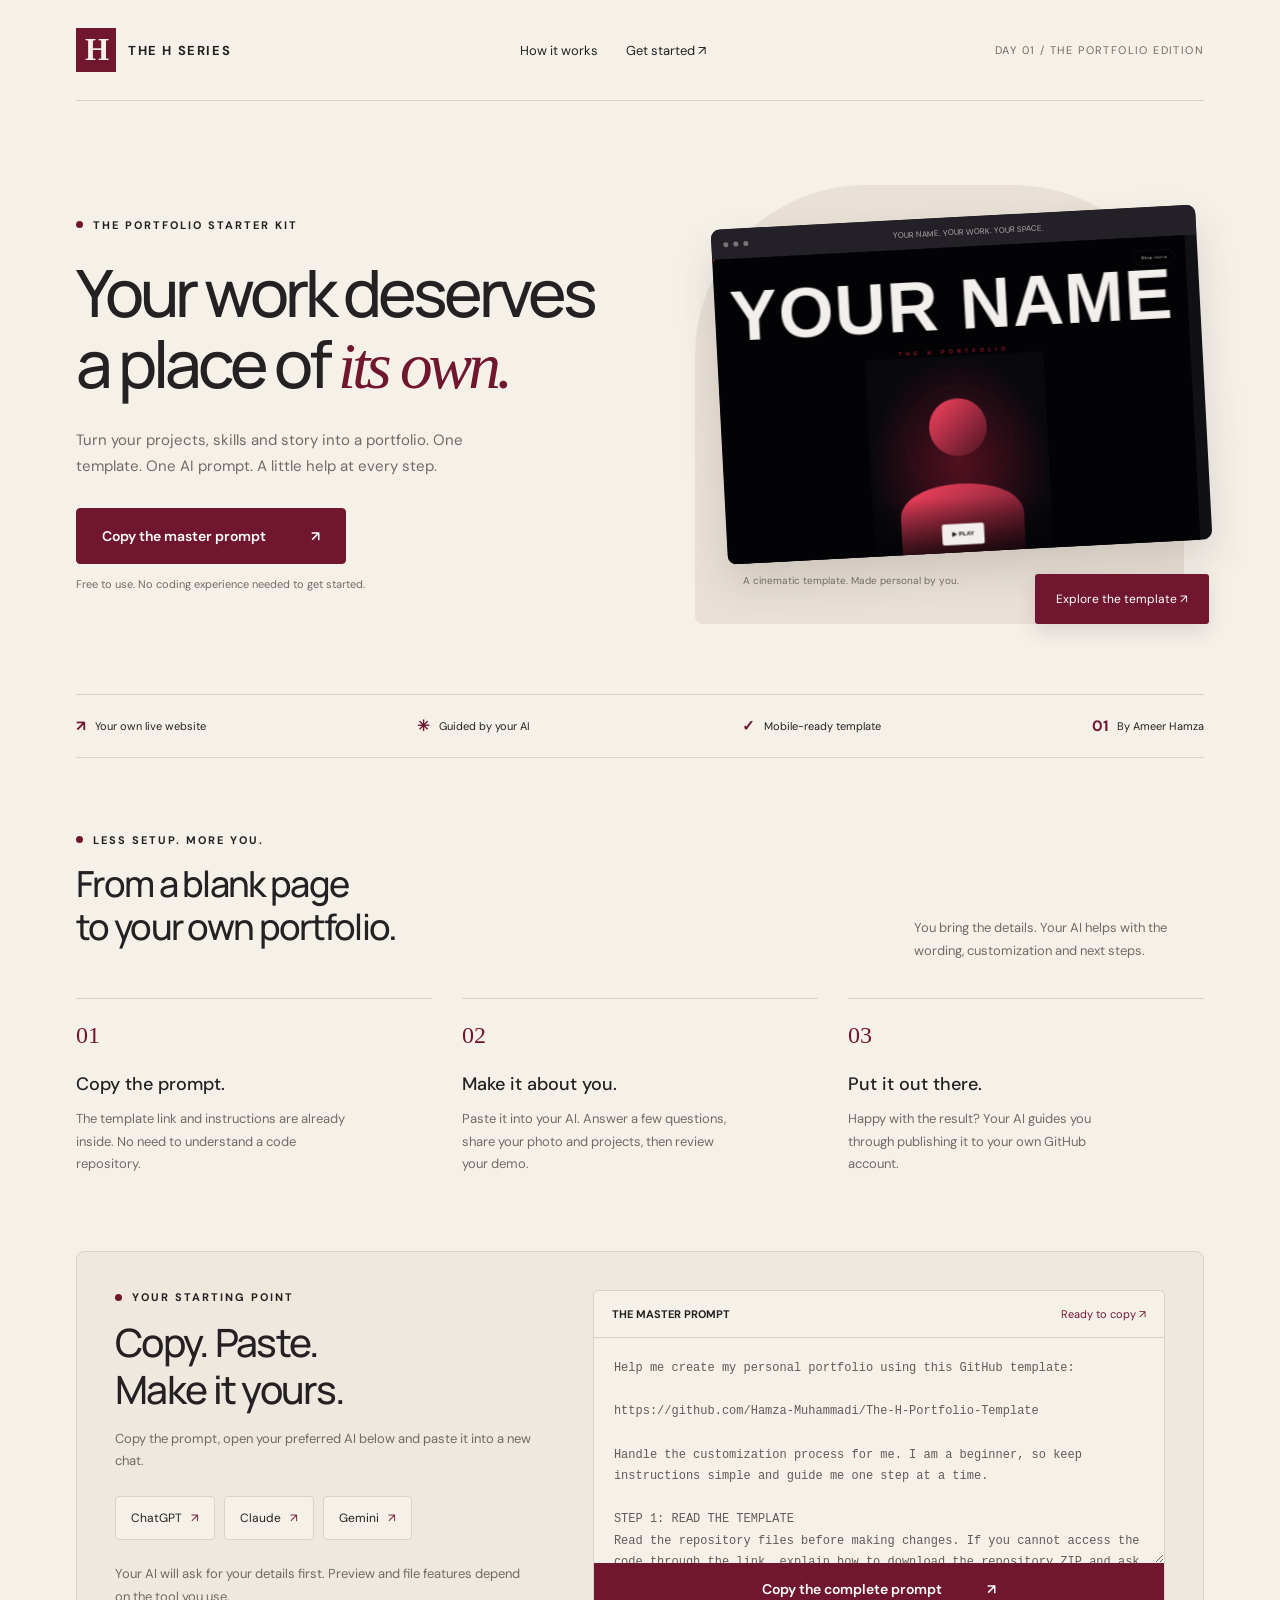
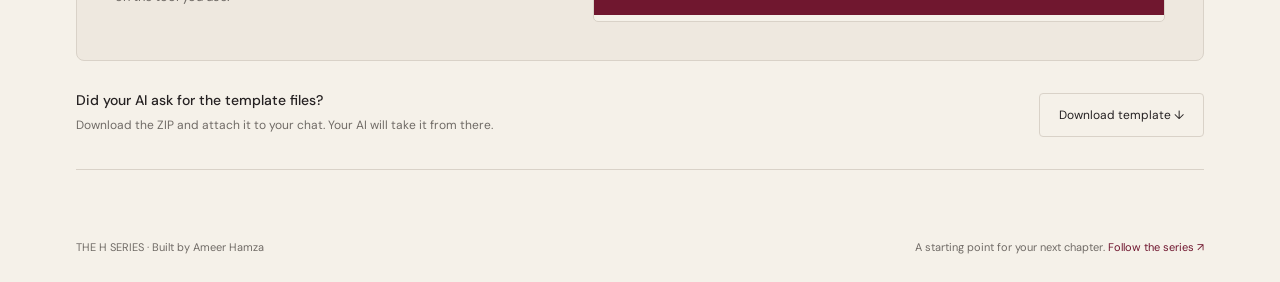
<file: start/index.html>
<!doctype html>
<html lang="en"><head><meta charset="utf-8"><meta name="viewport" content="width=device-width,initial-scale=1"><title>Your next chapter starts here | The H Series</title><meta name="description" content="Build your own portfolio with a free template and a guided AI prompt by Ameer Hamza."><style>
@import url('https://fonts.googleapis.com/css2?family=DM+Sans:wght@400;500;600;700&family=Manrope:wght@400;500;600;700;800&display=swap');
:root{--paper:#f5f1e9;--ink:#252122;--wine:#70172f;--line:#d9d2c8;--muted:#706b66}
*{box-sizing:border-box}html{scroll-behavior:smooth}body{margin:0;background:var(--paper);color:var(--ink);font-family:'DM Sans',sans-serif}a{color:inherit;text-decoration:none}button{font:inherit;cursor:pointer}button,a{-webkit-tap-highlight-color:transparent}a:focus-visible,button:focus-visible,textarea:focus-visible{outline:3px solid #ba7840;outline-offset:5px}.wrap{max-width:1240px;margin:auto;padding:0 56px}header{display:flex;justify-content:space-between;align-items:center;padding:28px 0;border-bottom:1px solid var(--line)}.brand{display:flex;align-items:center;gap:12px;font-weight:700;font-size:13px;letter-spacing:1.6px}.mark{background:var(--wine);color:var(--paper);width:40px;height:44px;display:grid;place-items:center;font-family:Georgia,serif;font-size:31px;letter-spacing:-2px}.nav{display:flex;gap:28px;font-size:13px}.edition{font-size:11px;color:var(--muted);letter-spacing:1.4px;text-transform:uppercase}.hero{display:grid;grid-template-columns:minmax(0,1.1fr) minmax(0,1fr);gap:60px;align-items:center;padding:84px 0 70px}.eyebrow{font-size:11px;letter-spacing:2px;font-weight:700;display:flex;align-items:center;gap:10px}.eyebrow:before{content:'';width:7px;height:7px;background:var(--wine);border-radius:50%}h1{font-family:Manrope,sans-serif;font-weight:500;letter-spacing:-4px;font-size:clamp(46px,5.1vw,72px);line-height:1.09;margin:25px 0}h1 em{font-family:Georgia,serif;color:var(--wine);font-weight:400}p{line-height:1.75;color:var(--muted)}.intro{max-width:400px;font-size:15px}.primary{background:var(--wine);color:white;border:1px solid var(--wine);padding:18px 25px;display:inline-flex;align-items:center;justify-content:center;gap:45px;border-radius:4px;font-weight:600;font-size:14px;transition:transform .2s,background .2s}.primary:hover{transform:translateY(-2px);background:#541126}.action{margin:28px 0 13px}.tiny{font-size:11px;color:var(--muted)}.hero-art{min-width:0;position:relative;padding:32px 0 34px 24px}.art-back{position:absolute;inset:0 20px 0 0;background:#e9e1d7;border-radius:170px 170px 8px 8px}.browser{position:relative;background:#111015;border-radius:9px;overflow:hidden;box-shadow:0 20px 40px #30202025;transform:rotate(-3deg)}.chrome{height:30px;background:#242027;display:flex;align-items:center;padding:0 12px;gap:5px}.dot{width:5px;height:5px;background:#7c737a;border-radius:50%}.address{color:#b1a5ac;font-size:8px;text-align:center;flex:1}.preview{height:305px;position:relative;overflow:hidden}.preview iframe{width:1100px;height:760px;transform:scale(.43);transform-origin:top left;border:0;pointer-events:none}.preview-cover{position:absolute;inset:0;display:grid;place-content:center;text-align:center;background:radial-gradient(ellipse at top,#5e183c60,transparent 65%),#111015;pointer-events:none}.preview-cover h2{font-size:52px;letter-spacing:-3px;color:white;font-weight:500;margin:0}.preview-cover p{font-size:10px;letter-spacing:3px;color:#d1bdc7}.tags{display:flex;gap:7px;justify-content:center;margin:24px 0}.tags span{padding:7px 10px;border:1px solid #51414b;border-radius:20px;font-size:9px;color:#d1bdc7}.preview-link{position:absolute;bottom:0;right:-5px;background:var(--wine);color:white;padding:17px 21px;font-size:12px;border-radius:3px;box-shadow:0 8px 20px #30102020}.side-note{position:relative;font-size:10px;margin:20px 24px 0;color:var(--muted)}.strip{border-top:1px solid var(--line);border-bottom:1px solid var(--line);display:flex;justify-content:space-between;gap:20px;padding:21px 0;font-size:11px}.strip span{display:flex;align-items:center;gap:9px}.strip b{color:var(--wine);font-size:15px}.section{padding:75px 0}h2{font-family:Manrope,sans-serif;font-weight:500;letter-spacing:-1.7px;font-size:36px;line-height:1.2;margin:15px 0}.sectionhead{display:flex;align-items:end;justify-content:space-between;gap:30px;margin-bottom:35px}.sectionhead p{font-size:13px;max-width:290px;margin:0}.steps{display:grid;grid-template-columns:repeat(3,1fr);gap:30px}.step{border-top:1px solid var(--line);padding-top:23px}.number{font-family:Georgia,serif;color:var(--wine);font-size:24px}.step h3{font-size:18px;font-weight:500;margin:23px 0 12px}.step p{font-size:13px;margin:0;max-width:280px}.workbench{background:#eee8df;border:1px solid var(--line);border-radius:8px;padding:38px;display:grid;grid-template-columns:minmax(0,.85fr) minmax(0,1.15fr);gap:55px;scroll-margin-top:28px}.workbench h2{font-size:39px}.workbench p{font-size:13px}.tools{display:flex;flex-wrap:wrap;gap:9px;margin:23px 0}.tool{display:flex;align-items:center;gap:9px;padding:13px 15px;background:var(--paper);border:1px solid var(--line);border-radius:4px;font-size:12px}.tool:hover{border-color:var(--wine)}.tool span{color:var(--wine)}.promptbox{min-width:0;background:var(--paper);border:1px solid var(--line);border-radius:5px;overflow:hidden}.promptbar{display:flex;justify-content:space-between;align-items:center;padding:16px 18px;border-bottom:1px solid var(--line);font-size:11px}.promptbar span{color:var(--wine)}textarea{display:block;width:100%;height:225px;border:0;padding:20px;background:transparent;resize:vertical;line-height:1.8;color:#625b58;font:12px/1.8 monospace}.copywide{width:100%;border-radius:0;padding:16px}.fallback{display:flex;align-items:center;justify-content:space-between;gap:25px;padding:28px 0;border-bottom:1px solid var(--line);margin-bottom:70px}.fallback p{font-size:12px;margin:5px 0}.fallback strong{font-weight:500;font-size:14px}.secondary{white-space:nowrap;border:1px solid var(--line);border-radius:4px;padding:13px 19px;font-size:12px}.secondary:hover{border-color:var(--wine)}footer{padding:0 0 28px;display:flex;justify-content:space-between;gap:20px;font-size:11px;color:var(--muted)}footer a{color:var(--wine)}.toast{position:fixed;bottom:25px;left:50%;transform:translateX(-50%);background:var(--wine);color:white;border-radius:6px;padding:14px 22px;font-size:13px;box-shadow:0 8px 30px #0002;z-index:9;max-width:90%;text-align:center}.toast[hidden]{display:none}
@media(min-width:1200px){.preview iframe{transform:scale(.43)}}@media(max-width:900px){.wrap{padding:0 28px}.hero{gap:30px;padding-top:55px}h1{font-size:53px}.hero-art{padding-left:8px}.preview{height:260px}.preview iframe{transform:scale(.34)}.workbench{gap:25px;padding:28px}.edition{display:none}.strip{flex-wrap:wrap}.sectionhead{align-items:start}.preview-cover h2{font-size:42px}}
@media(max-width:620px){.wrap{padding:0 22px}header{padding:21px 0}.nav{gap:16px;font-size:11px}.brand{font-size:10px;letter-spacing:1px}.mark{width:33px;height:36px;font-size:25px}.hero{grid-template-columns:1fr;padding:48px 0 40px;gap:30px}h1{font-size:54px;letter-spacing:-3px;max-width:360px}.intro{font-size:14px}.hero-art{margin:0 5px;padding:23px 0 27px 16px}.preview{height:250px}.preview iframe{transform:scale(.32)}.preview-cover h2{font-size:47px}.strip{display:grid;grid-template-columns:1fr 1fr;font-size:10px;gap:17px}.section{padding:48px 0}.sectionhead{display:block;margin-bottom:25px}.sectionhead p{margin-top:15px}h2{font-size:31px}.steps{grid-template-columns:1fr;gap:25px}.step{display:grid;grid-template-columns:35px 1fr;column-gap:13px;padding-top:18px}.step h3{margin:3px 0 9px}.step p{grid-column:2;max-width:none}.workbench{grid-template-columns:1fr;padding:24px 18px;gap:23px}.workbench h2{font-size:32px}.tools{gap:7px}.tool{padding:11px 12px}.fallback{align-items:start;flex-direction:column;margin-bottom:40px;padding:27px 0}footer{flex-direction:column;gap:10px}.primary{min-height:52px}.preview-link{right:-3px}.tiny{line-height:1.7}textarea{font-size:12px}}
@media(prefers-reduced-motion:reduce){html{scroll-behavior:auto}*{transition:none!important}}
</style></head>
<body><div class="wrap"><header><a class="brand" href="#top" aria-label="The H Series home"><span class="mark">H</span> THE H SERIES</a><nav class="nav" aria-label="Main navigation"><a href="#how">How it works</a><a href="#start">Get started ↗</a></nav><span class="edition">Day 01 / The portfolio edition</span></header>
<main id="top"><section class="hero"><div><div class="eyebrow">THE PORTFOLIO STARTER KIT</div><h1>Your work deserves<br>a place of <em>its own.</em></h1><p class="intro">Turn your projects, skills and story into a portfolio. One template. One AI prompt. A little help at every step.</p><div class="action"><button class="primary" data-copy>Copy the master prompt <span aria-hidden="true">↗</span></button></div><div class="tiny">Free to use. No coding experience needed to get started.</div></div>
<div class="hero-art"><div class="art-back"></div><div class="browser"><div class="chrome"><i class="dot"></i><i class="dot"></i><i class="dot"></i><span class="address">YOUR NAME. YOUR WORK. YOUR SPACE.</span></div><div class="preview"><div class="preview-cover" id="cover"><h2>YOUR NEXT CHAPTER.</h2><p>DEVELOPER · DESIGNER · BUILDER</p><div class="tags"><span>PROJECTS</span><span>SKILLS</span><span>YOUR STORY</span></div></div><iframe src="../index.html" title="Community portfolio template preview" loading="lazy" tabindex="-1" id="preview"></iframe></div></div><p class="side-note">A cinematic template. Made personal by you.</p><a class="preview-link" href="../index.html" target="_blank" rel="noopener">Explore the template ↗</a></div></section>
<div class="strip"><span><b>↗</b> Your own live website</span><span><b>✳</b> Guided by your AI</span><span><b>✓</b> Mobile-ready template</span><span><b>01</b> By Ameer Hamza</span></div>
<section class="section" id="how"><div class="sectionhead"><div><div class="eyebrow">LESS SETUP. MORE YOU.</div><h2>From a blank page<br>to your own portfolio.</h2></div><p>You bring the details. Your AI helps with the wording, customization and next steps.</p></div><div class="steps"><article class="step"><div class="number">01</div><h3>Copy the prompt.</h3><p>The template link and instructions are already inside. No need to understand a code repository.</p></article><article class="step"><div class="number">02</div><h3>Make it about you.</h3><p>Paste it into your AI. Answer a few questions, share your photo and projects, then review your demo.</p></article><article class="step"><div class="number">03</div><h3>Put it out there.</h3><p>Happy with the result? Your AI guides you through publishing it to your own GitHub account.</p></article></div></section>
<section class="workbench" id="start"><div><div class="eyebrow">YOUR STARTING POINT</div><h2>Copy. Paste.<br>Make it yours.</h2><p>Copy the prompt, open your preferred AI below and paste it into a new chat.</p><div class="tools"><a class="tool" href="https://chatgpt.com/" target="_blank" rel="noopener">ChatGPT <span>↗</span></a><a class="tool" href="https://claude.ai/" target="_blank" rel="noopener">Claude <span>↗</span></a><a class="tool" href="https://gemini.google.com/" target="_blank" rel="noopener">Gemini <span>↗</span></a></div><p class="tiny">Your AI will ask for your details first. Preview and file features depend on the tool you use.</p></div><div class="promptbox"><div class="promptbar"><strong>THE MASTER PROMPT</strong><span>Ready to copy ↗</span></div><textarea id="prompt" readonly aria-label="Portfolio master prompt"></textarea><button class="primary copywide" data-copy>Copy the complete prompt <span aria-hidden="true">↗</span></button></div></section>
<div class="fallback"><div><strong>Did your AI ask for the template files?</strong><p>Download the ZIP and attach it to your chat. Your AI will take it from there.</p></div><a class="secondary" href="https://github.com/Hamza-Muhammadi/The-H-Portfolio-Template/archive/refs/heads/main.zip">Download template ↓</a></div></main>
<footer><span>THE H SERIES · Built by Ameer Hamza</span><span>A starting point for your next chapter. <a href="https://www.instagram.com/hamza.muhammadii/" target="_blank" rel="noopener">Follow the series ↗</a></span></footer></div><div class="toast" id="status" role="status" hidden></div>
<script>
const promptText="Help me create my personal portfolio using this GitHub template:\n\nhttps://github.com/Hamza-Muhammadi/The-H-Portfolio-Template\n\nHandle the customization process for me. I am a beginner, so keep instructions simple and guide me one step at a time.\n\nSTEP 1: READ THE TEMPLATE\nRead the repository files before making changes. If you cannot access the code through the link, explain how to download the repository ZIP and ask me to attach it. Do not create a different generic website instead.\n\nSTEP 2: ASK ABOUT ME\nAsk only 3–4 short questions at a time. Use multiple-choice options where helpful, and let me type names, details, and links.\n\nCollect my:\n- Name, professional role, introduction, and portrait.\n- Projects, skills, services, experience, and education.\n- Public contact details, social links, and optional resume.\n\nHelp me write professional descriptions based on my answers. Suggest suitable wording when I am unsure, then confirm it with me.\n\nDo not invent qualifications, projects, clients, certificates, testimonials, or results. Leave out anything I do not want to publish. Label demos and unfinished work accurately.\n\nSTEP 3: CUSTOMIZE MY PORTFOLIO\nPersonalize the existing template using my information. Preserve its cinematic style, animations, and main layout.\n\nKeep my face and expression unchanged if working with my photo. Make the website work well on mobile and desktop. Fix overflowing content, broken links, empty buttons, and horizontal page scrolling. Preserve the template’s license file.\n\nSTEP 4: LET ME REVIEW IT\nShow me a working preview if your tool supports it. Otherwise, provide the complete downloadable files and the easiest instructions for opening the portfolio locally.\n\nAsk what I want changed and revise it until I approve. Clearly explain anything you could not test. Do not present screenshots as a working demo.\n\nSTEP 5: HELP ME PUBLISH IT\nAfter I approve the portfolio, provide the complete final ZIP.\n\nGuide me through creating a repository in my own GitHub account, uploading the customized files, and publishing the website through GitHub Pages. Give me only the next necessary step each time.\n\nIf connected tools allow you to perform these actions, do so within my authorization. Never ask for my password. Keep secrets and private records out of public files.\n\nExplain the difference between my repository link and my live website link. Do not claim the website is live unless deployment has been verified.\n\nStart by reading the template and asking me the first 3–4 questions.";
const field=document.getElementById('prompt');field.value=promptText;
let timer;document.querySelectorAll('[data-copy]').forEach(button=>button.addEventListener('click',async()=>{let ok=false;try{await navigator.clipboard.writeText(promptText);ok=true}catch{field.focus();field.select();try{ok=document.execCommand('copy')}catch{}}const status=document.getElementById('status');status.hidden=false;status.textContent=ok?'Prompt copied. Open your AI and paste it into a new chat.':'Select the prompt text and copy it manually.';clearTimeout(timer);timer=setTimeout(()=>status.hidden=true,6500);if(!ok)field.scrollIntoView({block:'center',behavior:'smooth'});}));
document.getElementById('preview').addEventListener('load',()=>{document.getElementById('cover').style.display='none'});
</script></body></html>
</file>
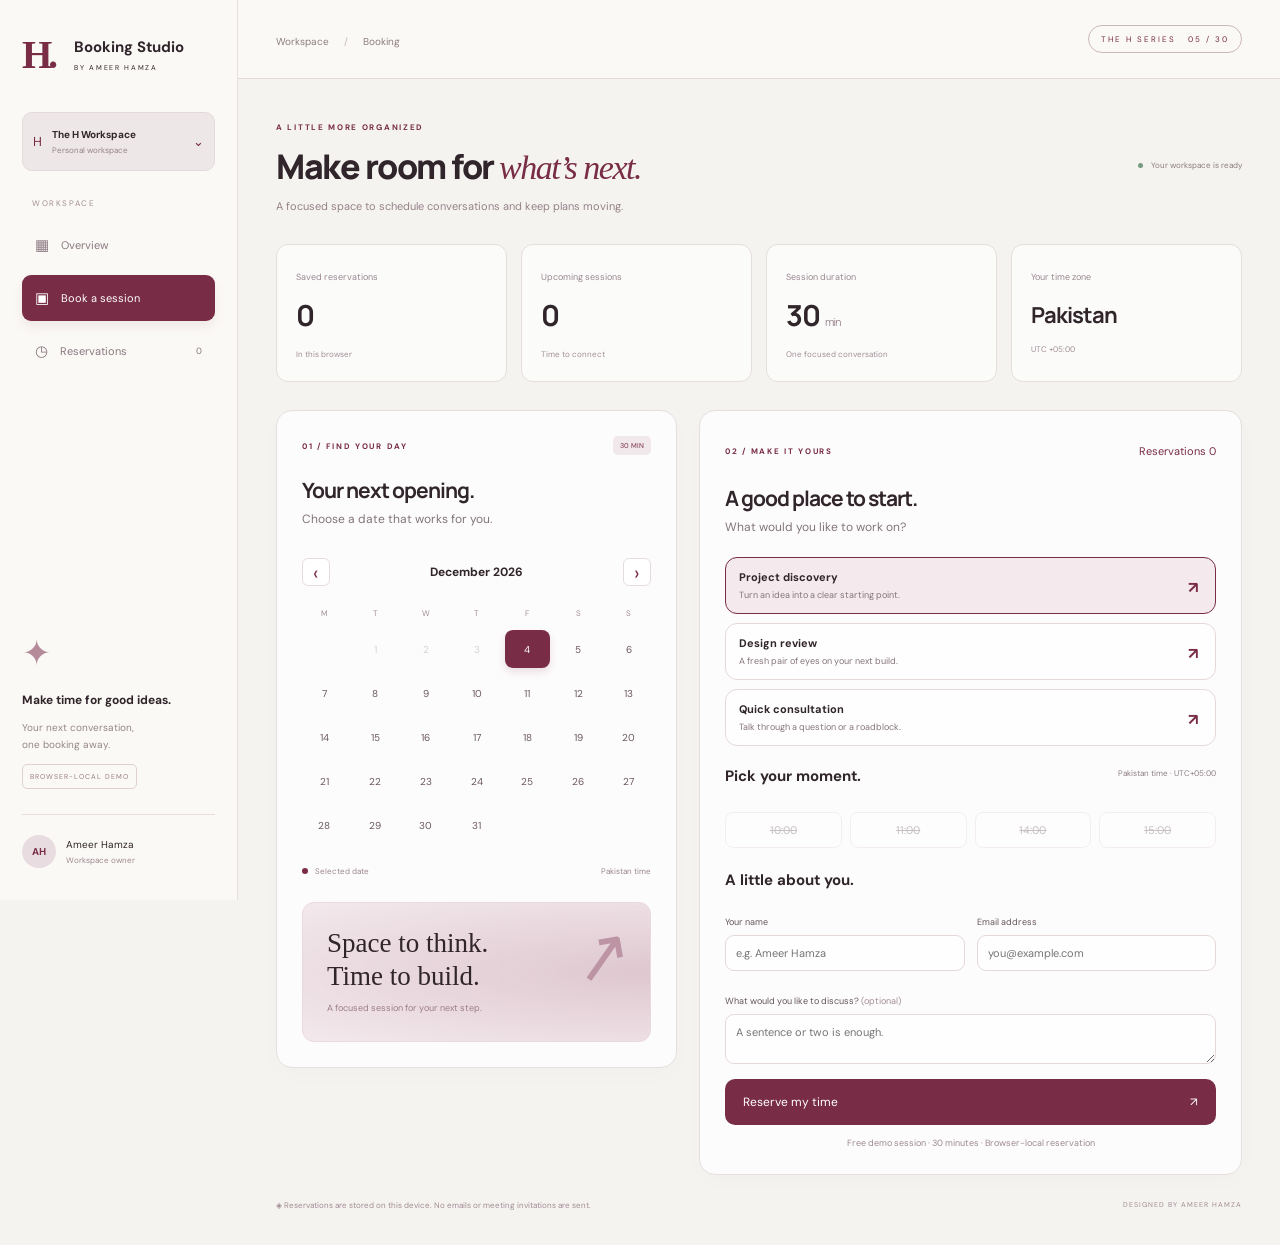
<file: day-05/demo/index.html>
<!doctype html><html lang="en"><meta charset="utf-8"><meta name="viewport" content="width=device-width,initial-scale=1"><title>Booking Studio | Ameer Hamza</title><link rel="stylesheet" href="style.css"><body><aside class="sidebar"><a class="brand" href="./"><b>H.</b><span>Booking Studio<small>BY AMEER HAMZA</small></span></a><div class="workspace">H <span>The H Workspace<small>Personal workspace</small></span><span>⌄</span></div><span class="navlabel">WORKSPACE</span><nav><button data-view="overview">▦ <span>Overview</span></button><button data-view="booking" class="chosen">▣ <span>Book a session</span></button><button data-view="reservations">◷ <span>Reservations</span><span id="navCount">0</span></button></nav><div class="sidebarbottom"><div class="miniart">✦</div><strong>Make time for good ideas.</strong><p>Your next conversation,<br>one booking away.</p><span class="demoBadge">BROWSER-LOCAL DEMO</span><div class="user"><b>AH</b><span>Ameer Hamza<small>Workspace owner</small></span></div></div></aside><div class="shell"><header><div><span class="breadcrumb">Workspace <span>/</span> Booking</span></div><span class="episode">THE H SERIES &nbsp; 05 / 30</span></header><main><section class="pageheading"><div><span class="eyebrow">A LITTLE MORE ORGANIZED</span><h1 id="pageTitle">Make room for <i>what’s next.</i></h1><p id="pageDesc">A focused space to schedule conversations and keep plans moving.</p></div><span class="status"><i></i> Your workspace is ready</span></section><section class="stats"><article><span>Saved reservations</span><strong id="statTotal">0</strong><small>In this browser</small></article><article><span>Upcoming sessions</span><strong id="statUpcoming">0</strong><small>Time to connect</small></article><article><span>Session duration</span><strong>30 <em>min</em></strong><small>One focused conversation</small></article><article><span>Your time zone</span><strong class="timezone">Pakistan</strong><small>UTC +05:00</small></article></section><section id="overviewPanel" hidden class="overviewPanel"><div class="panel"><span class="eyebrow">YOUR SCHEDULE</span><h2>Small plans. Real progress.</h2><div id="overviewList"></div><button class="primary" id="startBooking">Book a new session ↗</button></div><div class="panel"><span class="eyebrow">AVAILABLE SESSIONS</span><h2>A conversation for every stage.</h2><div class="overviewServices"><p><b>01 · Project discovery</b><span>Define your idea and its first useful version.</span></p><p><b>02 · Design review</b><span>Review an interface before the next build.</span></p><p><b>03 · Quick consultation</b><span>Work through a question or a roadblock.</span></p></div></div></section><section id="bookingPanel" class="appgrid"><div class="calendarPanel panel"><div class="sectiontag"><span class="eyebrow">01 / FIND YOUR DAY</span><span class="livechip">30 MIN</span></div><h2>Your next opening.</h2><p class="muted">Choose a date that works for you.</p><div class="monthbar"><button id="prevMonth" aria-label="Previous month">‹</button><strong id="monthLabel"></strong><button id="nextMonth" aria-label="Next month">›</button></div><div class="weekdays"><span>M</span><span>T</span><span>W</span><span>T</span><span>F</span><span>S</span><span>S</span></div><div id="calendarDays" class="calendarDays"></div><div class="calendarKey"><i></i> Selected date <span>Pakistan time</span></div><div class="sessionNote"><div>↗</div><strong>Space to think.<br>Time to build.</strong><p>A focused session for your next step.</p></div></div><section class="booking panel"><div class="topline"><span class="eyebrow">02 / MAKE IT YOURS</span><button id="showSaved" class="textbutton">Reservations <span id="count">0</span></button></div><form id="bookingForm"><h2>A good place to start.</h2><p class="muted">What would you like to work on?</p><div class="services"><label><input type="radio" name="service" value="Project discovery" checked><strong>Project discovery</strong><small>Turn an idea into a clear starting point.</small><b>↗</b></label><label><input type="radio" name="service" value="Design review"><strong>Design review</strong><small>A fresh pair of eyes on your next build.</small><b>↗</b></label><label><input type="radio" name="service" value="Quick consultation"><strong>Quick consultation</strong><small>Talk through a question or a roadblock.</small><b>↗</b></label></div><div class="fieldheading"><h3>Pick your moment.</h3><span>Pakistan time · UTC+05:00</span></div><label class="field">Date<input type="date" id="date" required></label><div id="slots" class="slots" role="group" aria-label="Available times"></div><h3>A little about you.</h3><div class="fields"><label class="field">Your name<input id="name" autocomplete="name" required maxlength="80" placeholder="e.g. Ameer Hamza"></label><label class="field">Email address<input type="email" id="email" autocomplete="email" required maxlength="180" placeholder="you@example.com"></label></div><label class="field">What would you like to discuss? <span>(optional)</span><textarea id="note" maxlength="600" placeholder="A sentence or two is enough." rows="2"></textarea></label><p id="error" role="alert"></p><button class="primary" type="submit">Reserve my time <span>↗</span></button><small class="footnote">Free demo session · 30 minutes · Browser-local reservation</small></form><section id="success" hidden aria-live="polite"></section><section id="saved" hidden><h2>Your reservations.</h2><div id="savedList"></div><button class="textbutton" id="back">← Back to booking</button></section></section></section><div class="bottomnote"><span>◈ Reservations are stored on this device. No emails or meeting invitations are sent.</span><span>DESIGNED BY AMEER HAMZA</span></div></main></div><script src="app.js"></script></body></html>
</file>
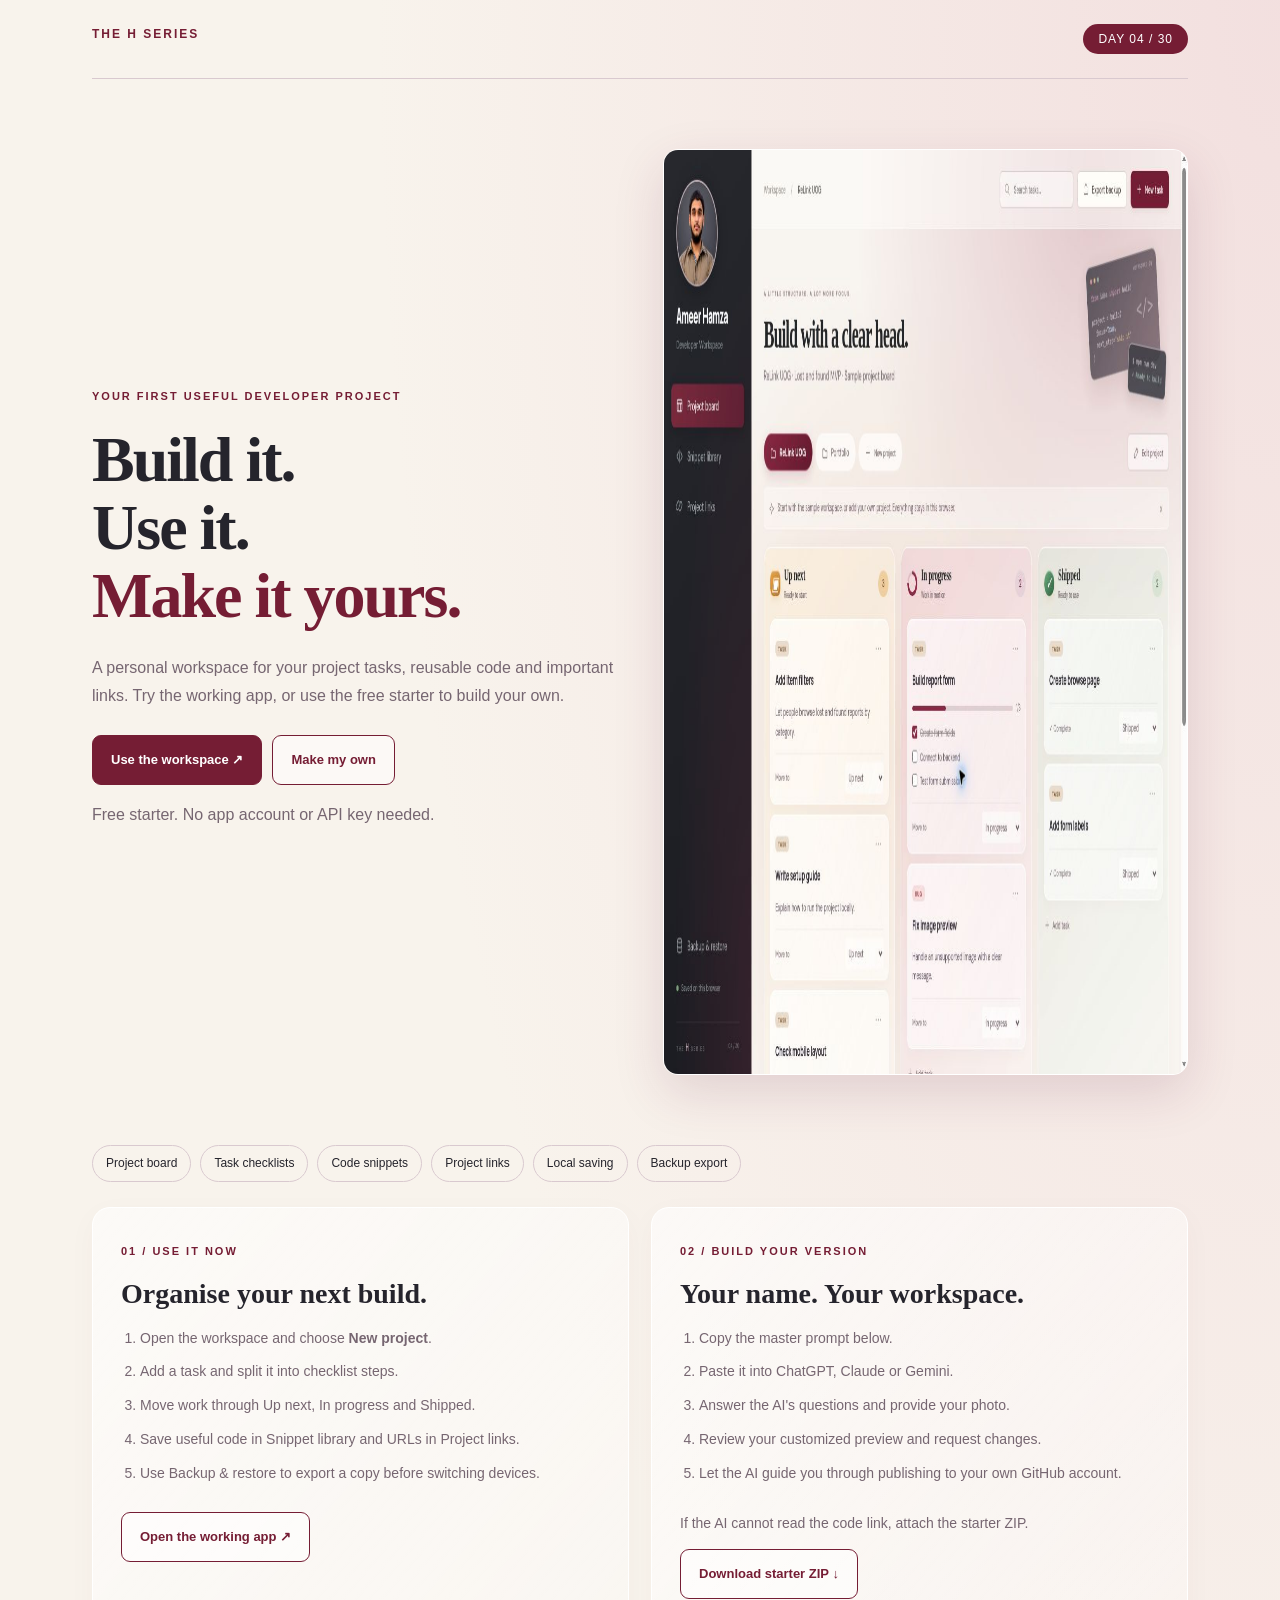
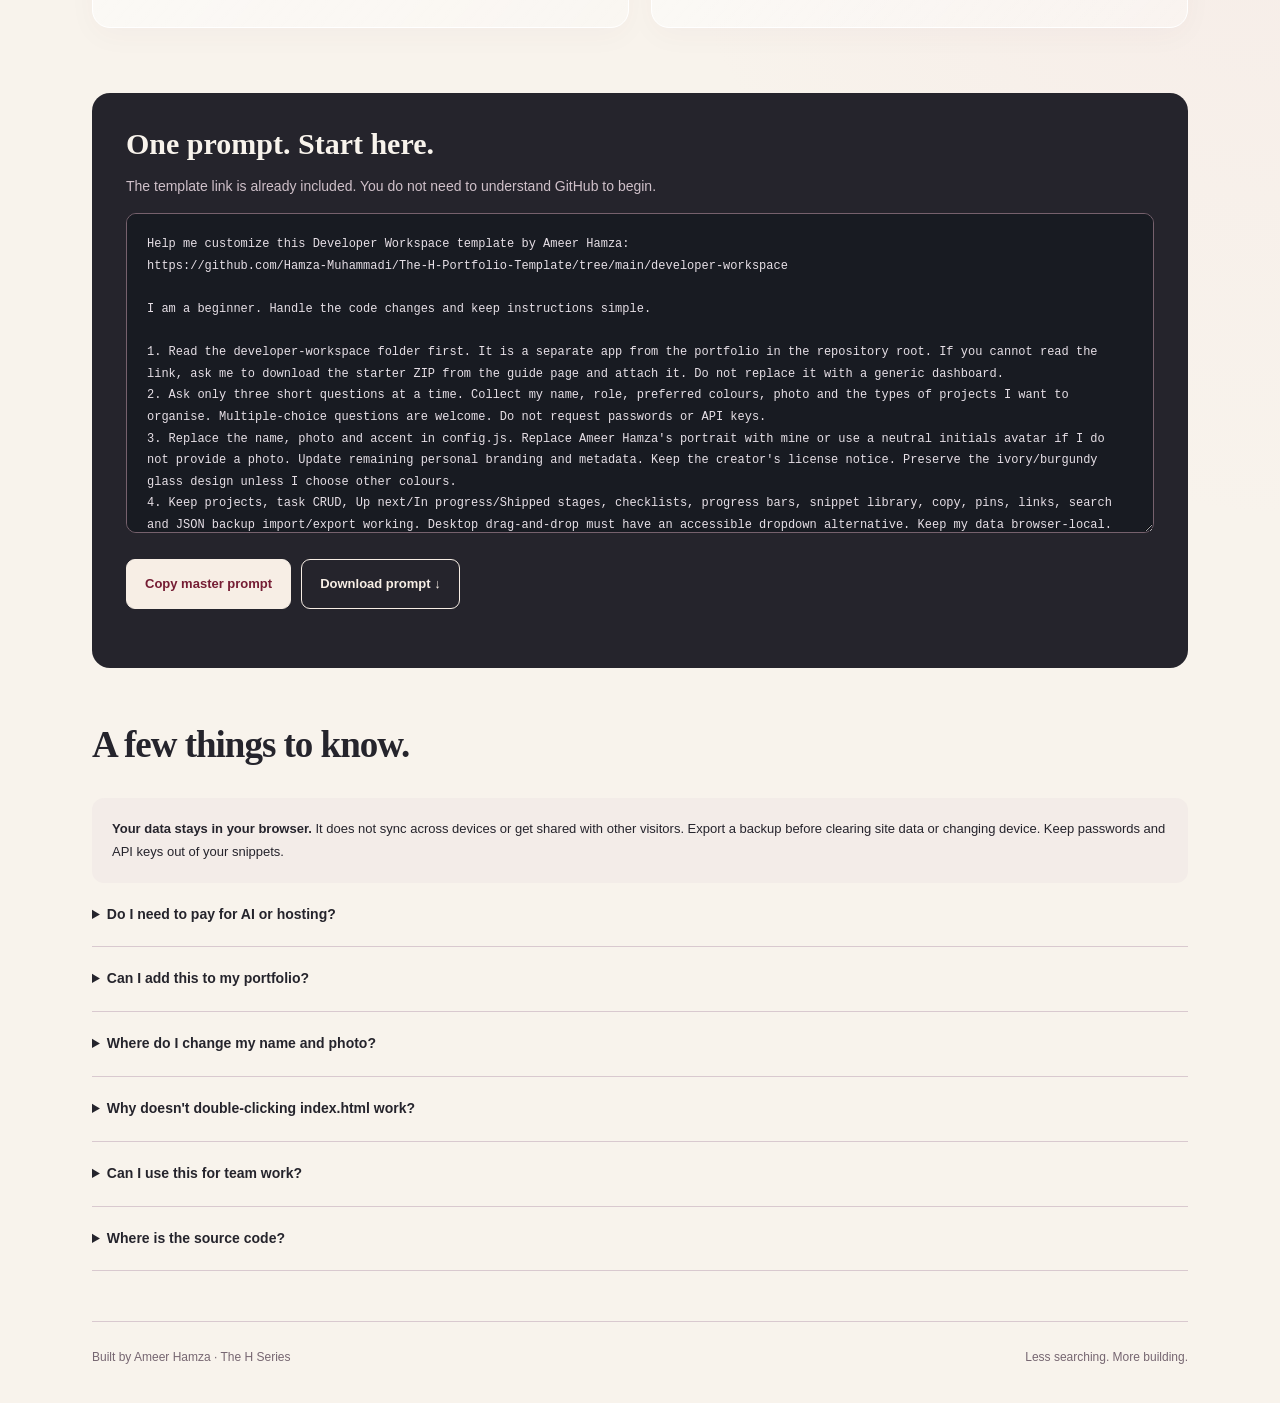
<file: developer-workspace/guide/index.html>
<!doctype html><html lang="en"><head><meta charset="utf-8"><meta name="viewport" content="width=device-width,initial-scale=1"><meta name="theme-color" content="#751d34"><meta name="description" content="A free developer workspace, starter template and AI customization prompt by Ameer Hamza. The H Series Day 04."><title>Your next useful project | The H Series</title><style>
:root{--wine:#751d34;--ink:#25242c;--paper:#f8f3ec;--muted:#766671;--line:#d9c9cf}*{box-sizing:border-box}html{scroll-behavior:smooth}body{margin:0;background:radial-gradient(ellipse at top right,#e9bdc85c,transparent 50%),var(--paper);color:var(--ink);font:16px/1.7 Arial,sans-serif}a{color:inherit}button{font:inherit;cursor:pointer}a:focus-visible,button:focus-visible,textarea:focus-visible{outline:3px solid #a94b6c;outline-offset:5px}.wrap{max-width:1160px;margin:auto;padding:0 32px}header{padding:24px 0;display:flex;justify-content:space-between;border-bottom:1px solid var(--line);font-size:12px;letter-spacing:2px}.pill{border-radius:30px;background:var(--wine);color:white;padding:5px 15px;letter-spacing:1px}.hero{padding:70px 0 45px;display:grid;grid-template-columns:1fr 1fr;gap:45px;align-items:center}.tag{font-size:11px;letter-spacing:2px;color:var(--wine);font-weight:700}h1{font:700 clamp(42px,5vw,66px)/1.06 Georgia,serif;letter-spacing:-2px;margin:18px 0 25px}h1 em{color:var(--wine);font-style:normal}p{color:var(--muted)}.hero p{font-size:16px}.actions{display:flex;flex-wrap:wrap;gap:10px;margin-top:26px}.btn{border:1px solid var(--wine);border-radius:9px;padding:13px 18px;display:inline-flex;align-items:center;justify-content:center;text-decoration:none;background:var(--wine);color:white;font-size:13px;font-weight:700}.btn.secondary{background:#fff8;color:var(--wine)}.hero img{width:100%;display:block;border:1px solid #fff;border-radius:15px;box-shadow:0 18px 50px #6a244525}.note{font-size:12px}.choices{display:grid;grid-template-columns:1fr 1fr;gap:22px;margin:25px 0 65px}.card{background:linear-gradient(130deg,#fff9,#fff5);border:1px solid #fff;border-radius:18px;padding:28px;box-shadow:0 8px 30px #6a244508}.card h2{font:700 28px/1.2 Georgia,serif;margin:14px 0}.card p,.card li{font-size:14px;color:var(--muted)}.card ol{padding-left:19px}.card li{padding-bottom:10px}.section-title{font:700 37px/1.2 Georgia,serif;letter-spacing:-1px}.prompt{padding:34px;background:#25242c;color:#f8f3ec;border-radius:18px;margin-bottom:55px}.prompt h2{font:700 30px Georgia,serif;margin:0 0 10px}.prompt p{color:#cfc0c9;font-size:14px}textarea{display:block;width:100%;height:320px;resize:vertical;max-width:100%;padding:20px;background:#181b22;border:1px solid #76616d;border-radius:10px;color:#e6dfe6;font:12px/1.8 monospace}.prompt .btn{background:#f7eee5;color:var(--wine);border-color:#f7eee5}.prompt .btn.secondary{background:transparent;color:#f7eee5}.status{min-height:25px;font-size:13px;color:#c9ddc9}.features{display:flex;flex-wrap:wrap;gap:9px;margin:25px 0}.features span{font-size:12px;border:1px solid var(--line);padding:7px 13px;border-radius:30px}details{border-bottom:1px solid var(--line);padding:20px 0}summary{font-weight:700;cursor:pointer;font-size:14px}details p{font-size:14px}footer{margin-top:50px;padding:25px 0 35px;border-top:1px solid var(--line);font-size:12px;color:var(--muted);display:flex;justify-content:space-between;gap:20px}.privacy{background:#e9dee055;padding:20px;border-radius:12px;font-size:13px}code{font-size:12px;overflow-wrap:anywhere}.brand{text-decoration:none;color:var(--wine);font-weight:700}section{scroll-margin-top:30px}@media(max-width:760px){.wrap{padding:0 20px}.hero{grid-template-columns:1fr;padding-top:42px;gap:25px}.hero img{max-height:420px;object-fit:cover;object-position:top}.choices{grid-template-columns:1fr;gap:15px;margin-bottom:40px}.card{padding:23px}.prompt{padding:23px}.section-title{font-size:30px}footer{flex-direction:column;gap:8px}h1{font-size:46px}.actions .btn{flex:1}.hero p{font-size:15px}}@media(prefers-reduced-motion:reduce){html{scroll-behavior:auto}}
</style></head><body><div class="wrap"><header><a class="brand" href="../">THE H SERIES</a><span class="pill">DAY 04 / 30</span></header><section class="hero"><div><span class="tag">YOUR FIRST USEFUL DEVELOPER PROJECT</span><h1>Build it.<br>Use it.<br><em>Make it yours.</em></h1><p>A personal workspace for your project tasks, reusable code and important links. Try the working app, or use the free starter to build your own.</p><div class="actions"><a class="btn" href="../">Use the workspace ↗</a><a class="btn secondary" href="#make-yours">Make my own</a></div><p class="note">Free starter. No app account or API key needed.</p></div><img src="workspace-preview.png" alt="The actual Ameer Hamza developer workspace with glass project task cards" width="1348" height="926"></section><div class="features"><span>Project board</span><span>Task checklists</span><span>Code snippets</span><span>Project links</span><span>Local saving</span><span>Backup export</span></div><section class="choices"><article class="card"><span class="tag">01 / USE IT NOW</span><h2>Organise your next build.</h2><ol><li>Open the workspace and choose <b>New project</b>.</li><li>Add a task and split it into checklist steps.</li><li>Move work through Up next, In progress and Shipped.</li><li>Save useful code in Snippet library and URLs in Project links.</li><li>Use Backup &amp; restore to export a copy before switching devices.</li></ol><a class="btn secondary" href="../">Open the working app ↗</a></article><article class="card" id="make-yours"><span class="tag">02 / BUILD YOUR VERSION</span><h2>Your name. Your workspace.</h2><ol><li>Copy the master prompt below.</li><li>Paste it into ChatGPT, Claude or Gemini.</li><li>Answer the AI's questions and provide your photo.</li><li>Review your customized preview and request changes.</li><li>Let the AI guide you through publishing to your own GitHub account.</li></ol><p>If the AI cannot read the code link, attach the starter ZIP.</p><a class="btn secondary" href="../Developer-Workspace-Starter.zip" download>Download starter ZIP ↓</a></article></section><section id="prompt" class="prompt"><h2>One prompt. Start here.</h2><p>The template link is already included. You do not need to understand GitHub to begin.</p><textarea id="master-prompt" readonly aria-label="Master prompt">Help me customize this Developer Workspace template by Ameer Hamza:
https://github.com/Hamza-Muhammadi/The-H-Portfolio-Template/tree/main/developer-workspace

I am a beginner. Handle the code changes and keep instructions simple.

1. Read the developer-workspace folder first. It is a separate app from the portfolio in the repository root. If you cannot read the link, ask me to download the starter ZIP from the guide page and attach it. Do not replace it with a generic dashboard.
2. Ask only three short questions at a time. Collect my name, role, preferred colours, photo and the types of projects I want to organise. Multiple-choice questions are welcome. Do not request passwords or API keys.
3. Replace the name, photo and accent in config.js. Replace Ameer Hamza&#x27;s portrait with mine or use a neutral initials avatar if I do not provide a photo. Update remaining personal branding and metadata. Keep the creator&#x27;s license notice. Preserve the ivory/burgundy glass design unless I choose other colours.
4. Keep projects, task CRUD, Up next/In progress/Shipped stages, checklists, progress bars, snippet library, copy, pins, links, search and JSON backup import/export working. Desktop drag-and-drop must have an accessible dropdown alternative. Keep my data browser-local. Do not claim there is AI, login or cloud sync inside the app.
5. Label sample tasks as sample data. Help me add my own project without inventing completed work or results. Preserve the existing backup format and storage key so updates do not lose data. Display code as text, not executable HTML; validate imports and HTTP(S) links.
6. Show a working preview if your tool supports it. Otherwise give complete files and one simple local HTTP-server method. Do not tell me to double-click index.html because ES modules need HTTP. Check desktop and 320px/390px mobile layouts, readable text, image loading, button overlap, task updates, reload persistence, snippet copy and backup round-trip. State anything you could not test.
7. Let me review and revise. After I approve, give a complete final ZIP. Guide me one step at a time to create a repository in my own GitHub account, upload the CONTENTS of the app folder at the root, and enable GitHub Pages for that root folder. Explain the repository link versus the live website link. Never claim deployment succeeded without verification.

Start by reading the template and asking the first three questions.</textarea><div class="actions"><button class="btn" id="copy">Copy master prompt</button><a class="btn secondary" href="MASTER_PROMPT.txt" download>Download prompt ↓</a></div><div id="copy-status" class="status" role="status" aria-live="polite"></div></section><section><h2 class="section-title">A few things to know.</h2><div class="privacy"><b>Your data stays in your browser.</b> It does not sync across devices or get shared with other visitors. Export a backup before clearing site data or changing device. Keep passwords and API keys out of your snippets.</div><details><summary>Do I need to pay for AI or hosting?</summary><p>The starter itself is free and needs no AI API. You can ask an AI tool to help customize it using whatever access you have. Each AI and hosting service has its own availability and usage limits.</p></details><details><summary>Can I add this to my portfolio?</summary><p>Yes. Customize it, understand how it works, and describe your own changes honestly. Keep the original license and creator attribution. Sample tasks are examples, not proof of completed client work.</p></details><details><summary>Where do I change my name and photo?</summary><p>In <code>config.js</code>, edit the name, subtitle, photo path and accent. Replace the included Ameer Hamza portrait with your own photo. The AI can do this for you.</p></details><details><summary>Why doesn't double-clicking index.html work?</summary><p>This app uses JavaScript modules, so open it through a local HTTP server or a hosted URL. Ask your AI for the simplest method on your computer.</p></details><details><summary>Can I use this for team work?</summary><p>This version is a personal browser-local workspace. Shared accounts, team access, reminders and cloud sync are not included.</p></details><details><summary>Where is the source code?</summary><p><a href="https://github.com/Hamza-Muhammadi/The-H-Portfolio-Template/tree/main/developer-workspace" target="_blank" rel="noopener">Open the developer-workspace folder on GitHub ↗</a>. The other repository folders belong to earlier days of the series.</p></details></section><footer><span>Built by Ameer Hamza · The H Series</span><span>Less searching. More building.</span></footer></div><script>document.querySelector('#copy').addEventListener('click',async()=>{const t=document.querySelector('#master-prompt'),s=document.querySelector('#copy-status');try{await navigator.clipboard.writeText(t.value);s.textContent='Copied. Paste it into your AI chat.'}catch(e){t.focus();t.select();s.textContent='Select the prompt above and copy it manually.'}})</script></body></html>
</file>
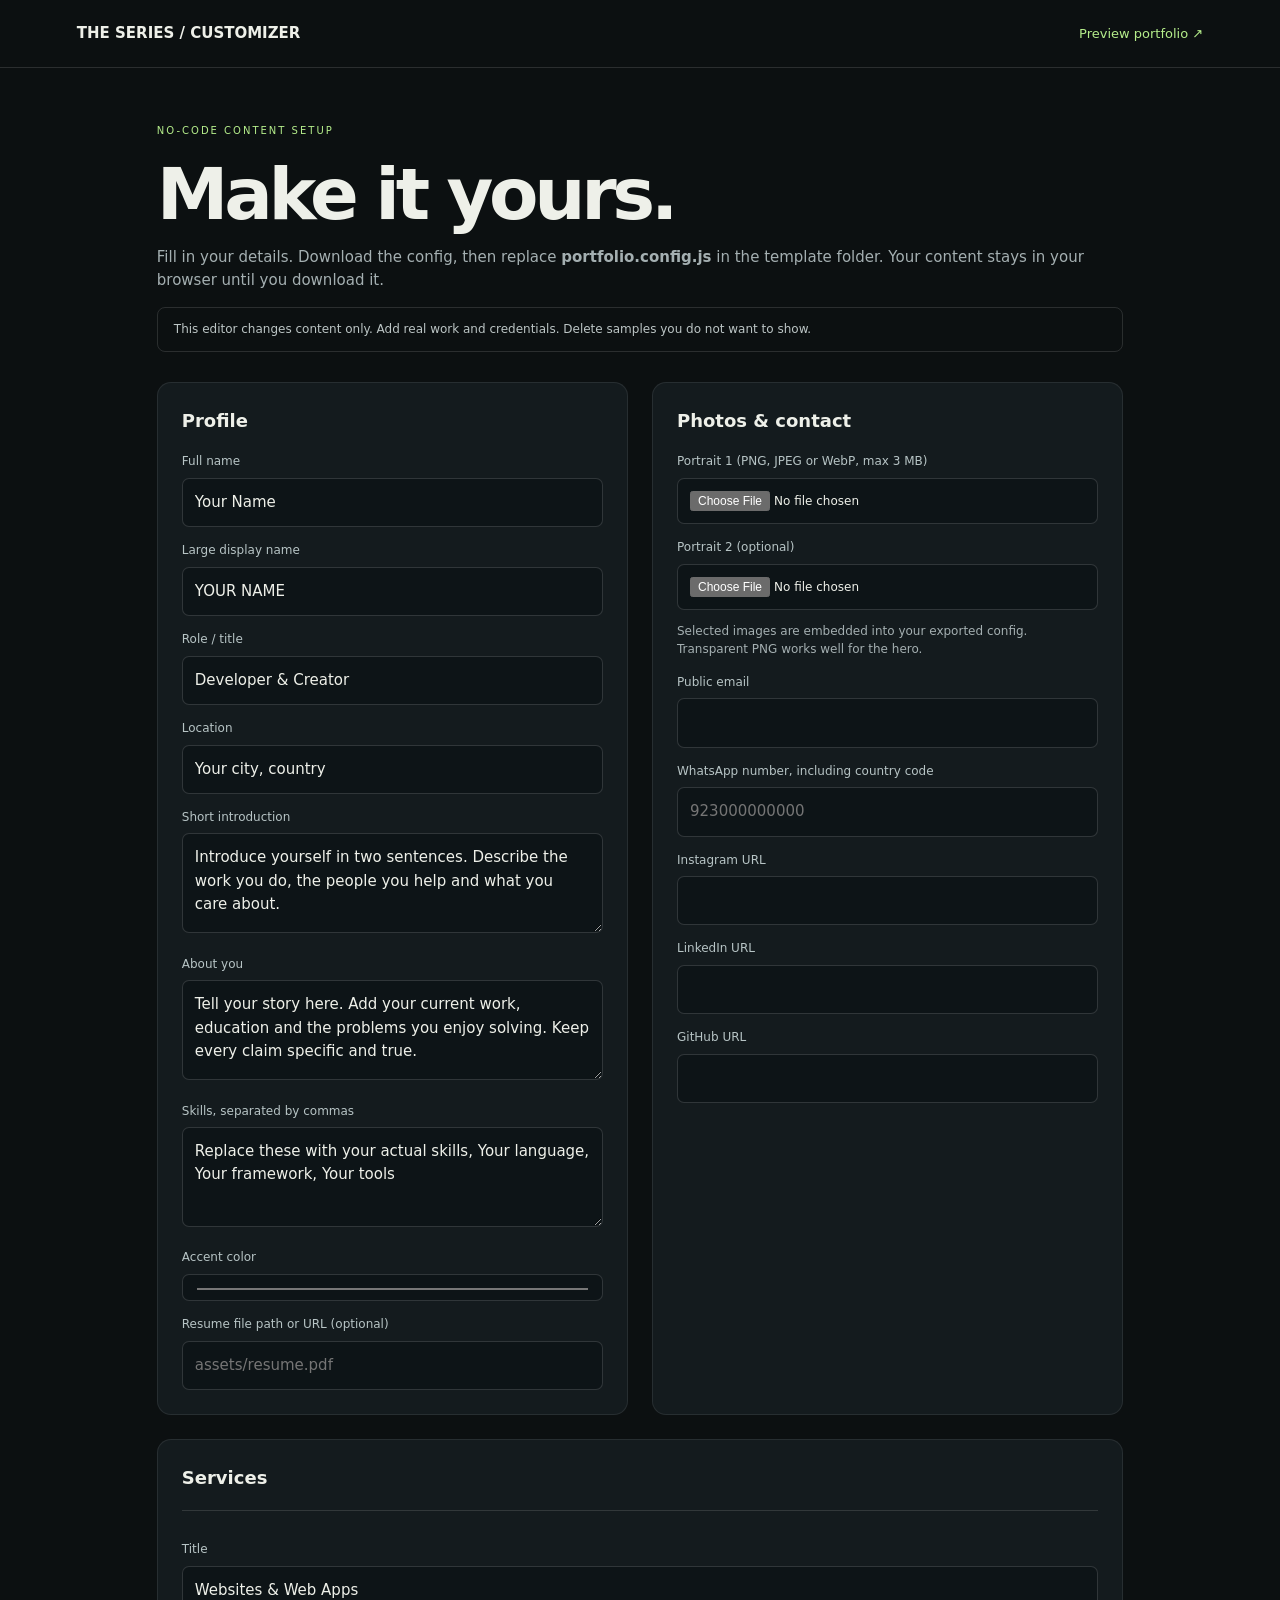
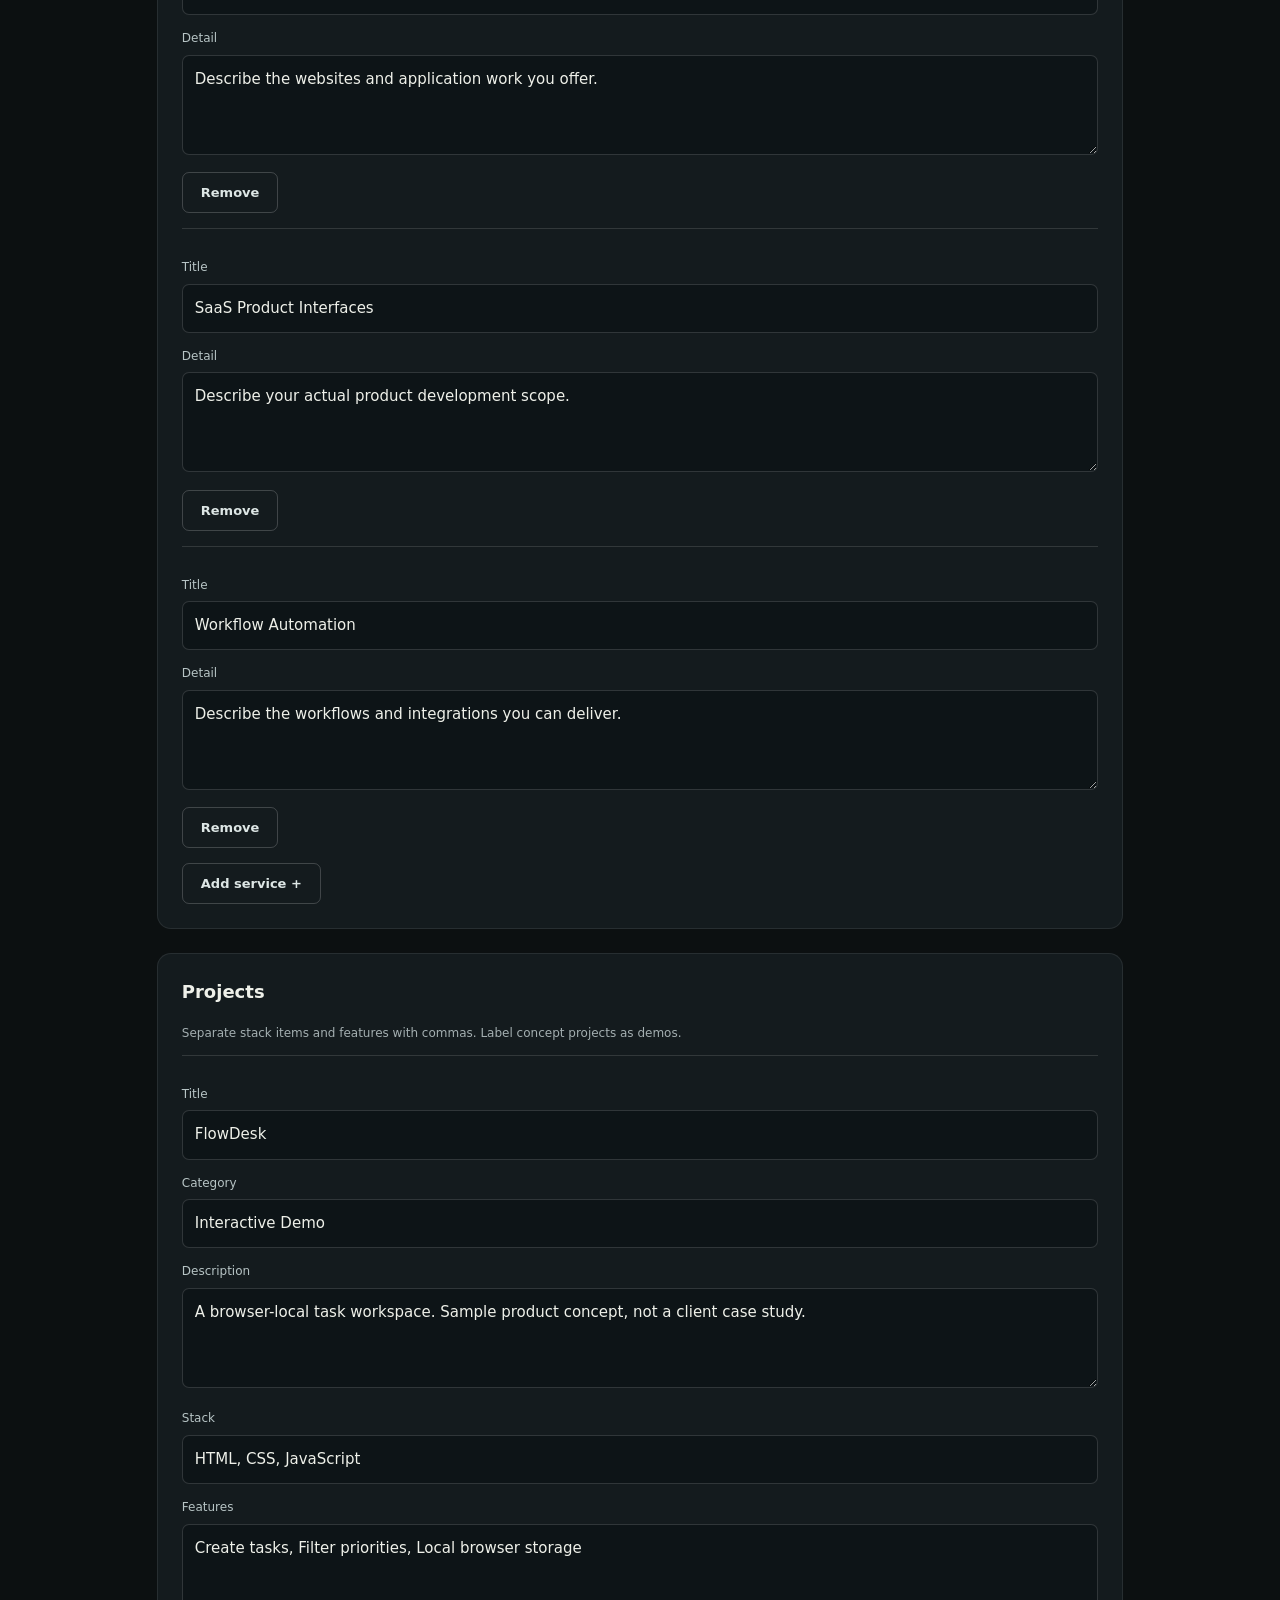
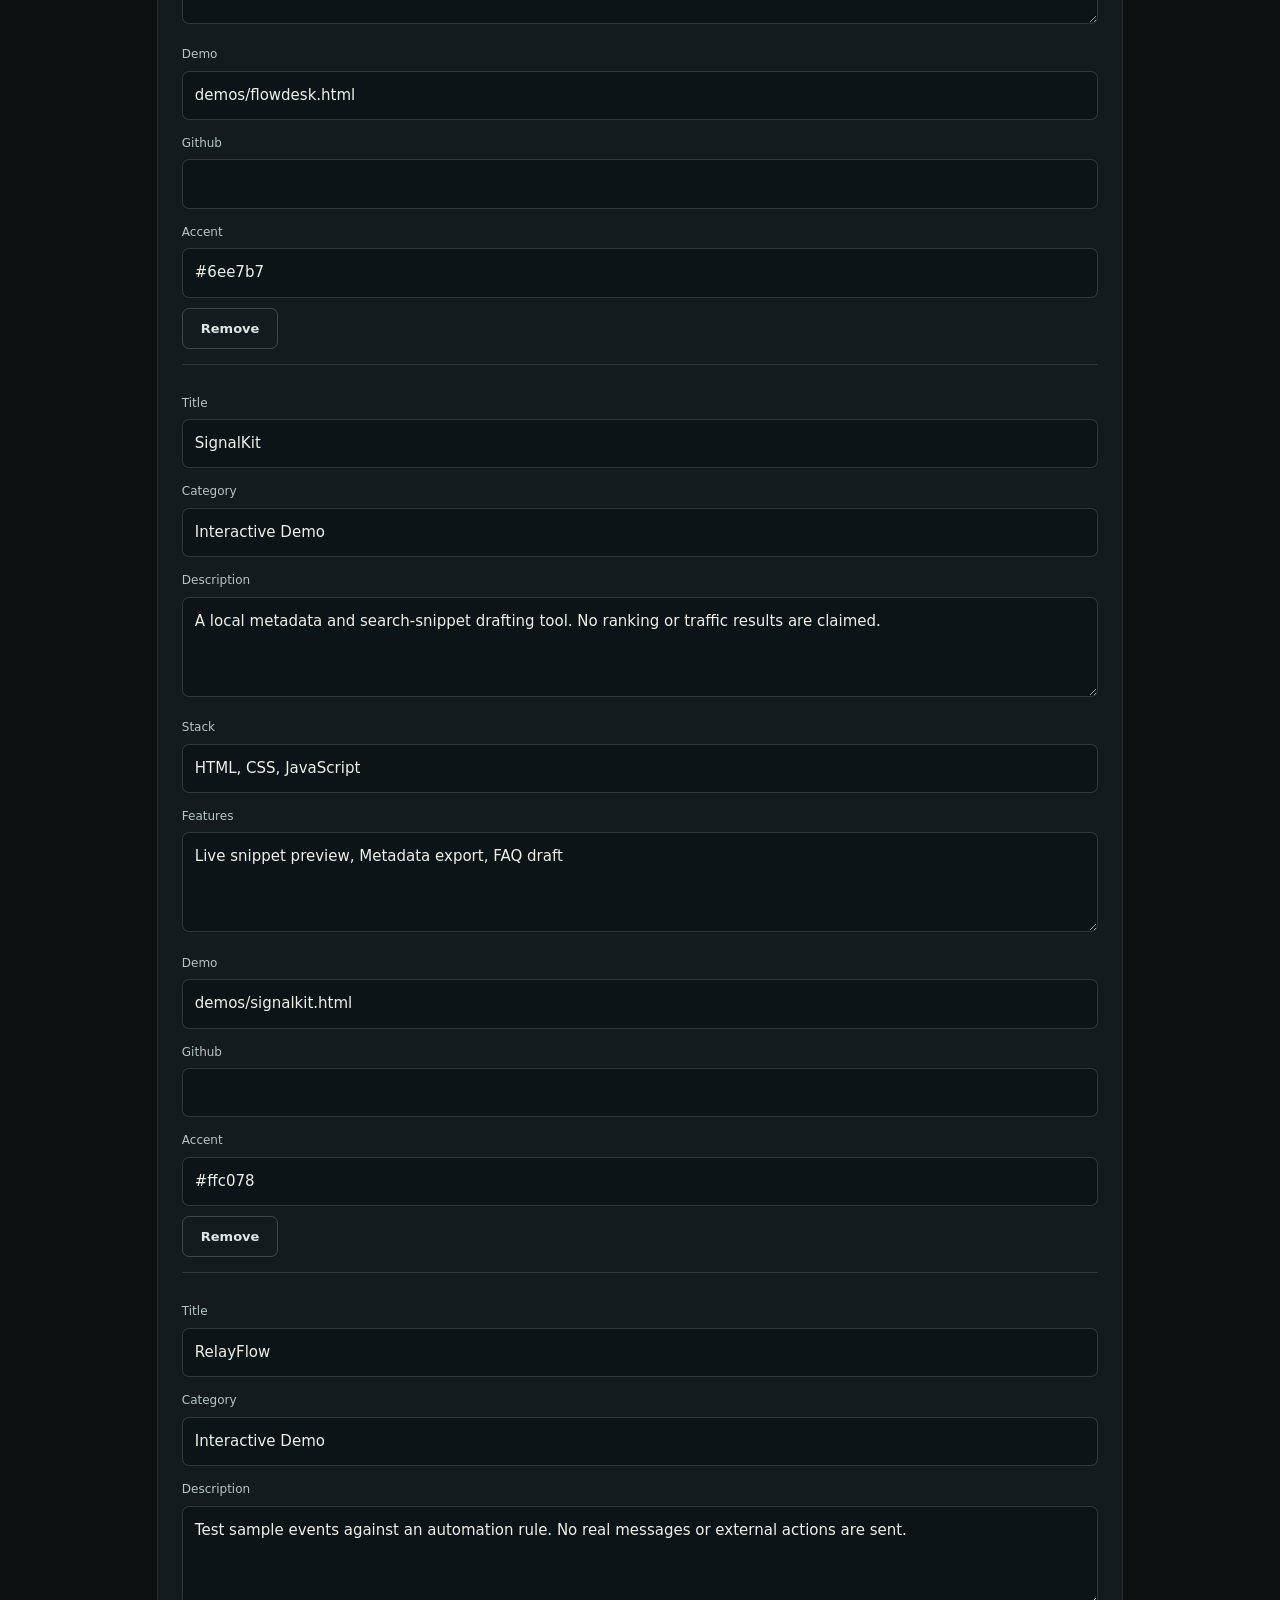
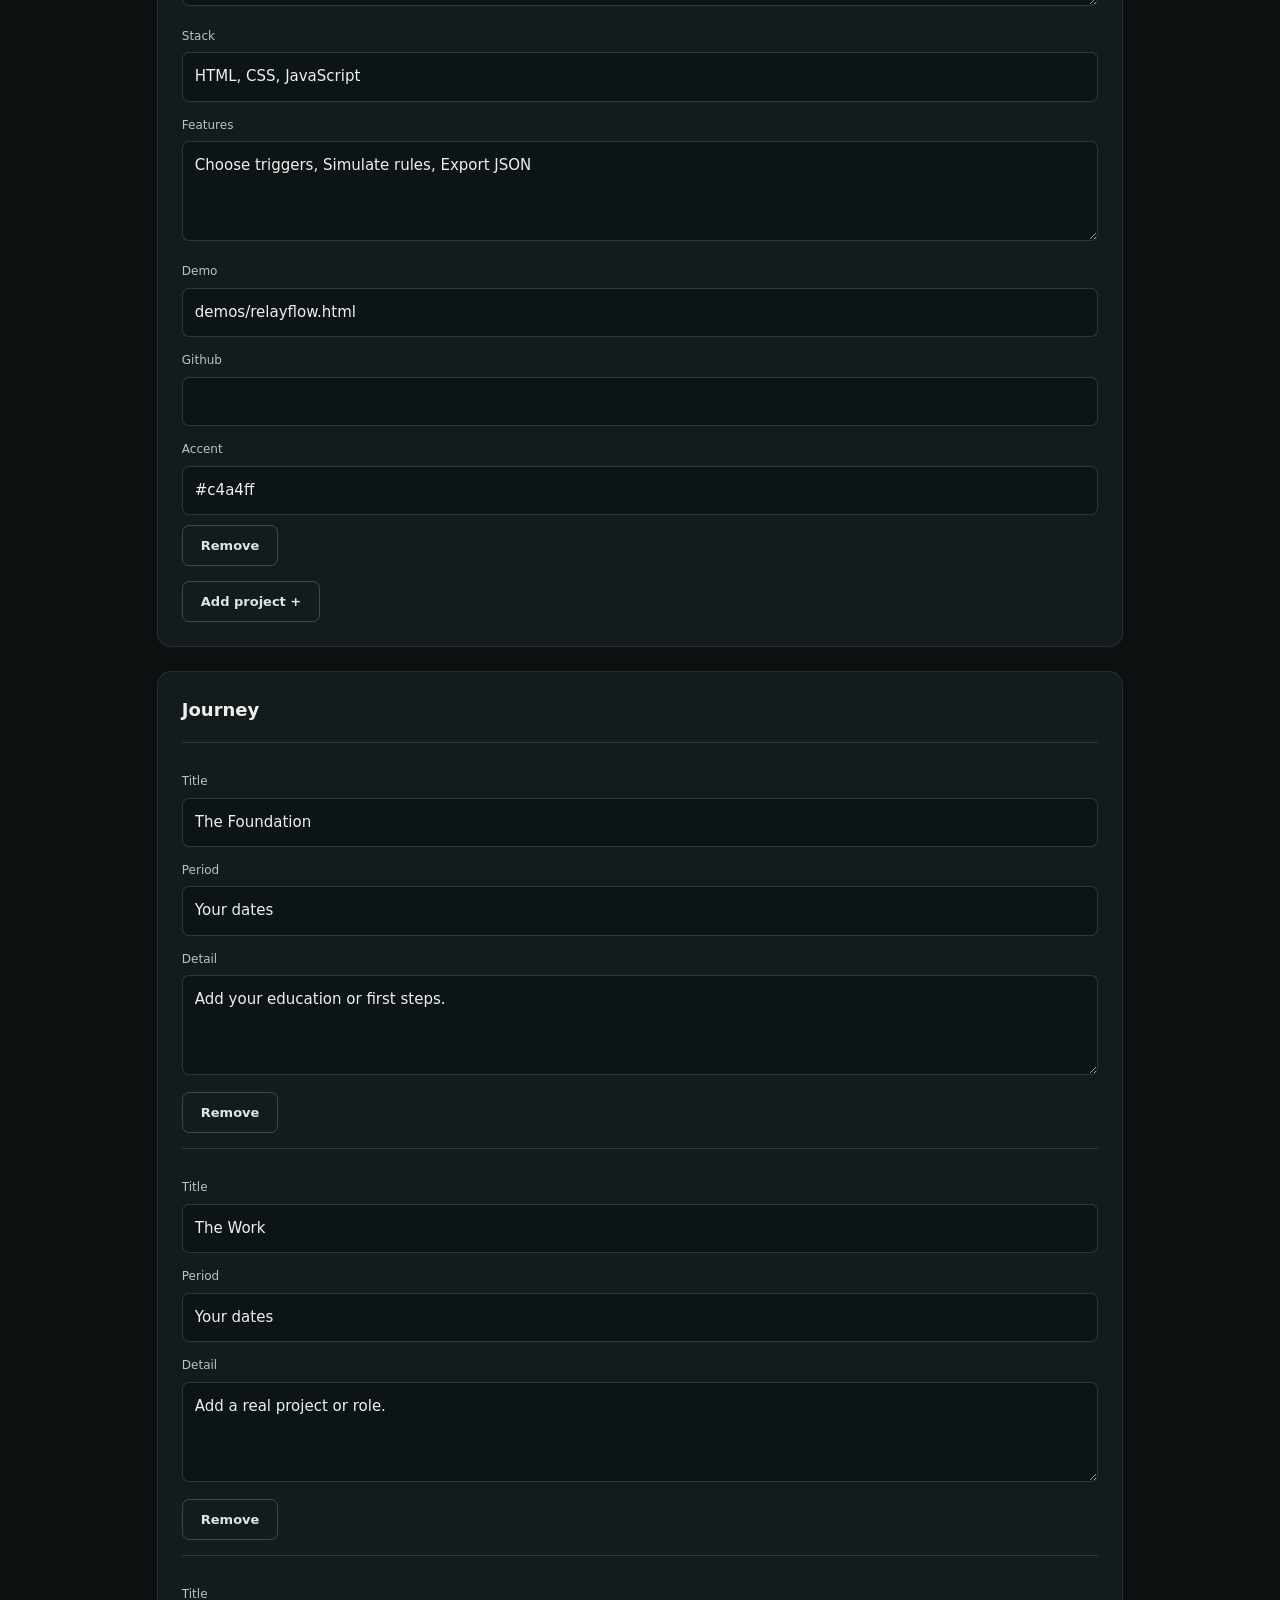
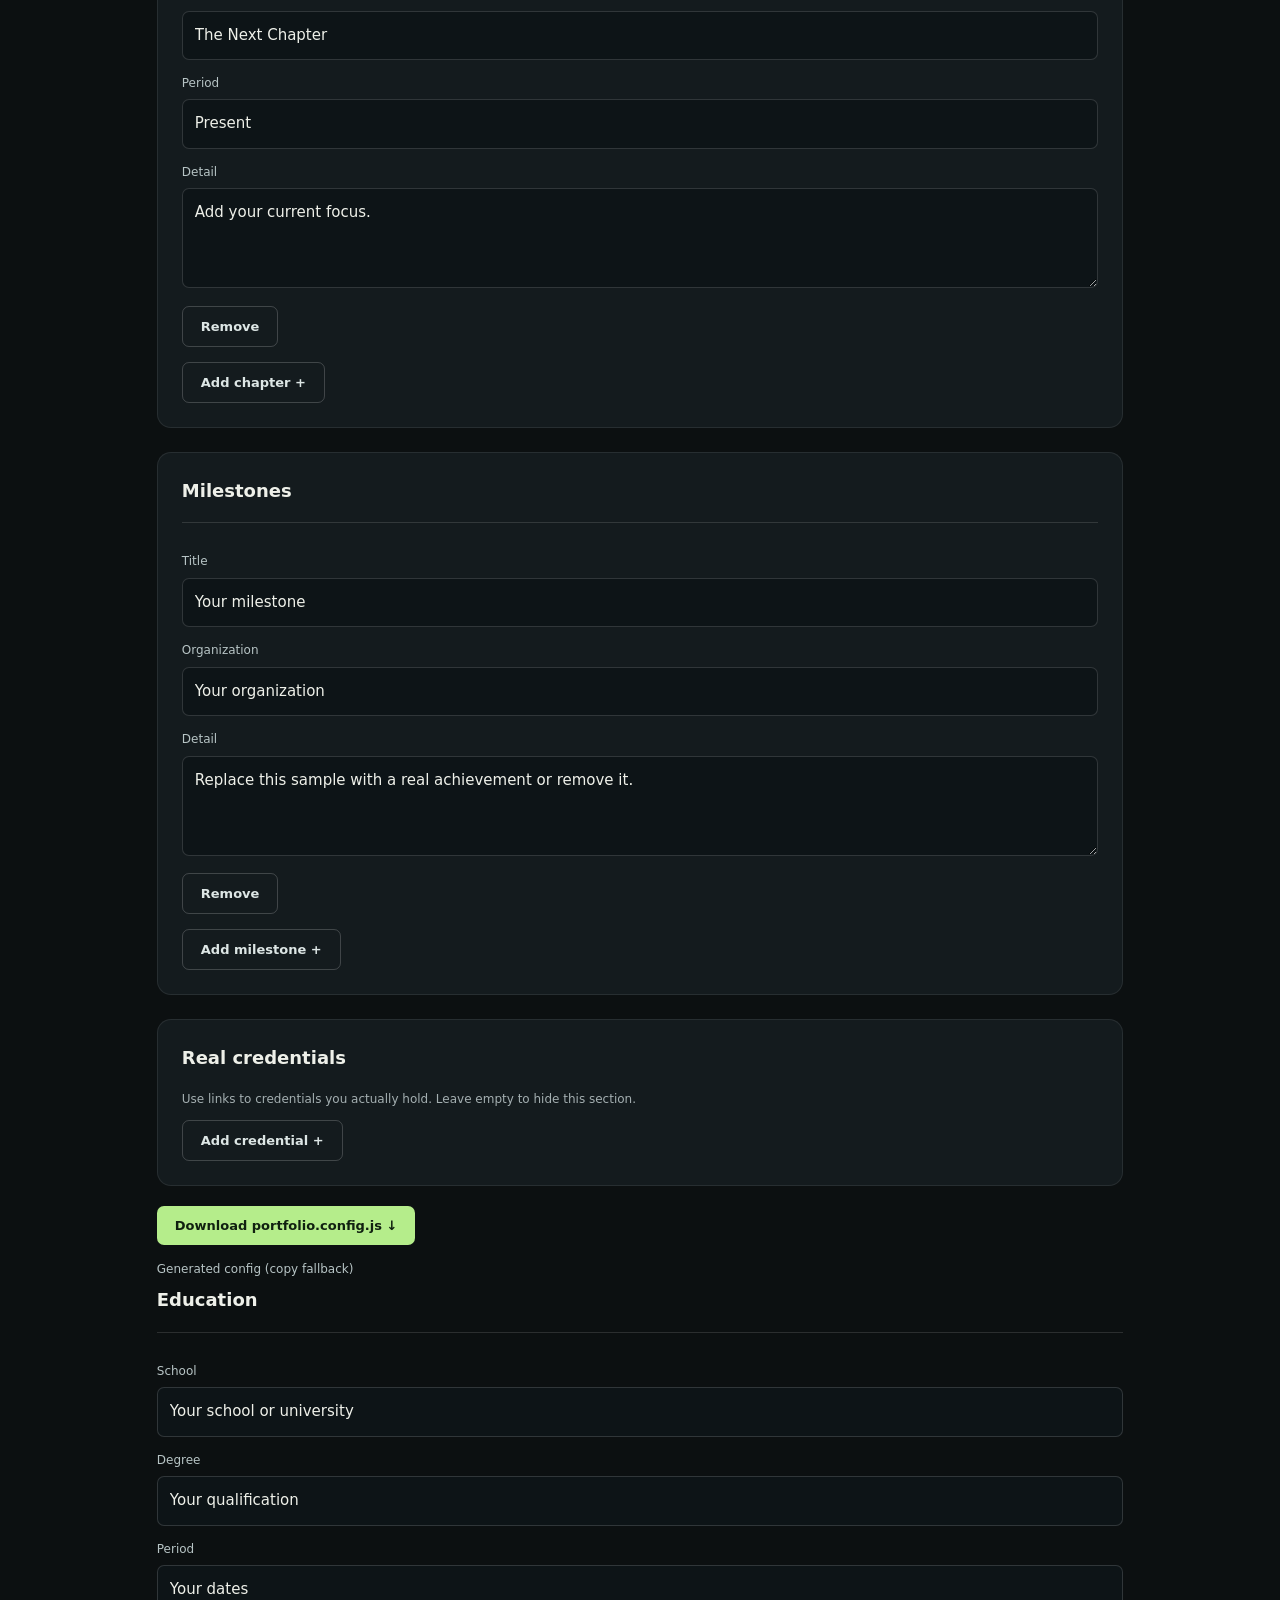
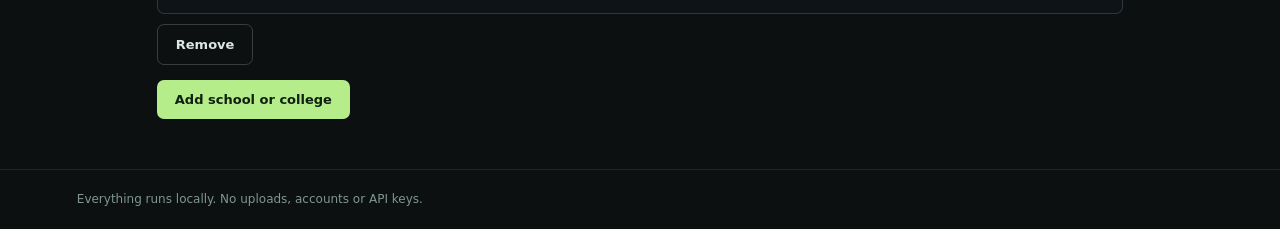
<file: customize.html>
<!doctype html><html lang="en"><head><meta charset="utf-8"><meta name="viewport" content="width=device-width,initial-scale=1"><title>Portfolio Customizer</title><link rel="stylesheet" href="demos/demo.css"><script src="portfolio.config.js" defer></script><script src="customize.js" defer></script><style>.wide{grid-column:1/-1}.repeat{border-top:1px solid #ffffff20;padding:15px 0}.repeat button{margin-top:10px}input[type=file]{font-size:12px}pre{overflow-wrap:anywhere;white-space:pre-wrap}</style></head><body><header><b>THE SERIES / CUSTOMIZER</b><a href="index.html">Preview portfolio ↗</a></header><main><span class="tag">No-code content setup</span><h1>Make it yours.</h1><p>Fill in your details. Download the config, then replace <b>portfolio.config.js</b> in the template folder. Your content stays in your browser until you download it.</p><div class="notice">This editor changes content only. Add real work and credentials. Delete samples you do not want to show.</div><form id="editor"><div class="grid"><section class="panel"><h2>Profile</h2><label for="name">Full name</label><input id="name" required maxlength="80"><label for="firstName">Large display name</label><input id="firstName" required maxlength="40"><label for="role">Role / title</label><input id="role" required maxlength="100"><label for="location">Location</label><input id="location"><label for="intro">Short introduction</label><textarea id="intro"></textarea><label for="about">About you</label><textarea id="about"></textarea><label for="skills">Skills, separated by commas</label><textarea id="skills"></textarea><label for="accent">Accent color</label><input id="accent" type="color"><label for="resume">Resume file path or URL (optional)</label><input id="resume" placeholder="assets/resume.pdf"></section><section class="panel"><h2>Photos & contact</h2><label for="photo1">Portrait 1 (PNG, JPEG or WebP, max 3 MB)</label><input type="file" id="photo1" accept="image/png,image/jpeg,image/webp"><label for="photo2">Portrait 2 (optional)</label><input type="file" id="photo2" accept="image/png,image/jpeg,image/webp"><p class="muted">Selected images are embedded into your exported config. Transparent PNG works well for the hero.</p><label for="email">Public email</label><input id="email" type="email"><label for="whatsapp">WhatsApp number, including country code</label><input id="whatsapp" placeholder="923000000000"><label for="instagram">Instagram URL</label><input id="instagram" type="url"><label for="linkedin">LinkedIn URL</label><input id="linkedin" type="url"><label for="github">GitHub URL</label><input id="github" type="url"></section><section class="panel wide"><h2>Services</h2><div id="services"></div><button type="button" id="add-service" class="secondary">Add service +</button></section><section class="panel wide"><h2>Projects</h2><p class="muted">Separate stack items and features with commas. Label concept projects as demos.</p><div id="projects"></div><button type="button" id="add-project" class="secondary">Add project +</button></section><section class="panel wide"><h2>Journey</h2><div id="journey"></div><button type="button" id="add-journey" class="secondary">Add chapter +</button></section><section class="panel wide"><h2>Milestones</h2><div id="milestones"></div><button type="button" id="add-milestone" class="secondary">Add milestone +</button></section><section class="panel wide"><h2>Real credentials</h2><p class="muted">Use links to credentials you actually hold. Leave empty to hide this section.</p><div id="credentials"></div><button type="button" id="add-credential" class="secondary">Add credential +</button></section></div><div class="actions"><button id="export" type="submit">Download portfolio.config.js ↓</button></div><p id="status" role="status"></p><label for="export-content" id="export-label" hidden>Generated config (copy fallback)</label><textarea id="export-content" aria-label="Generated configuration" readonly hidden style="min-height:220px"></textarea><section><h2>Education</h2><div id="education"></div><button type="button" id="add-education">Add school or college</button></section></form></main><footer>Everything runs locally. No uploads, accounts or API keys.</footer></body></html>
</file>
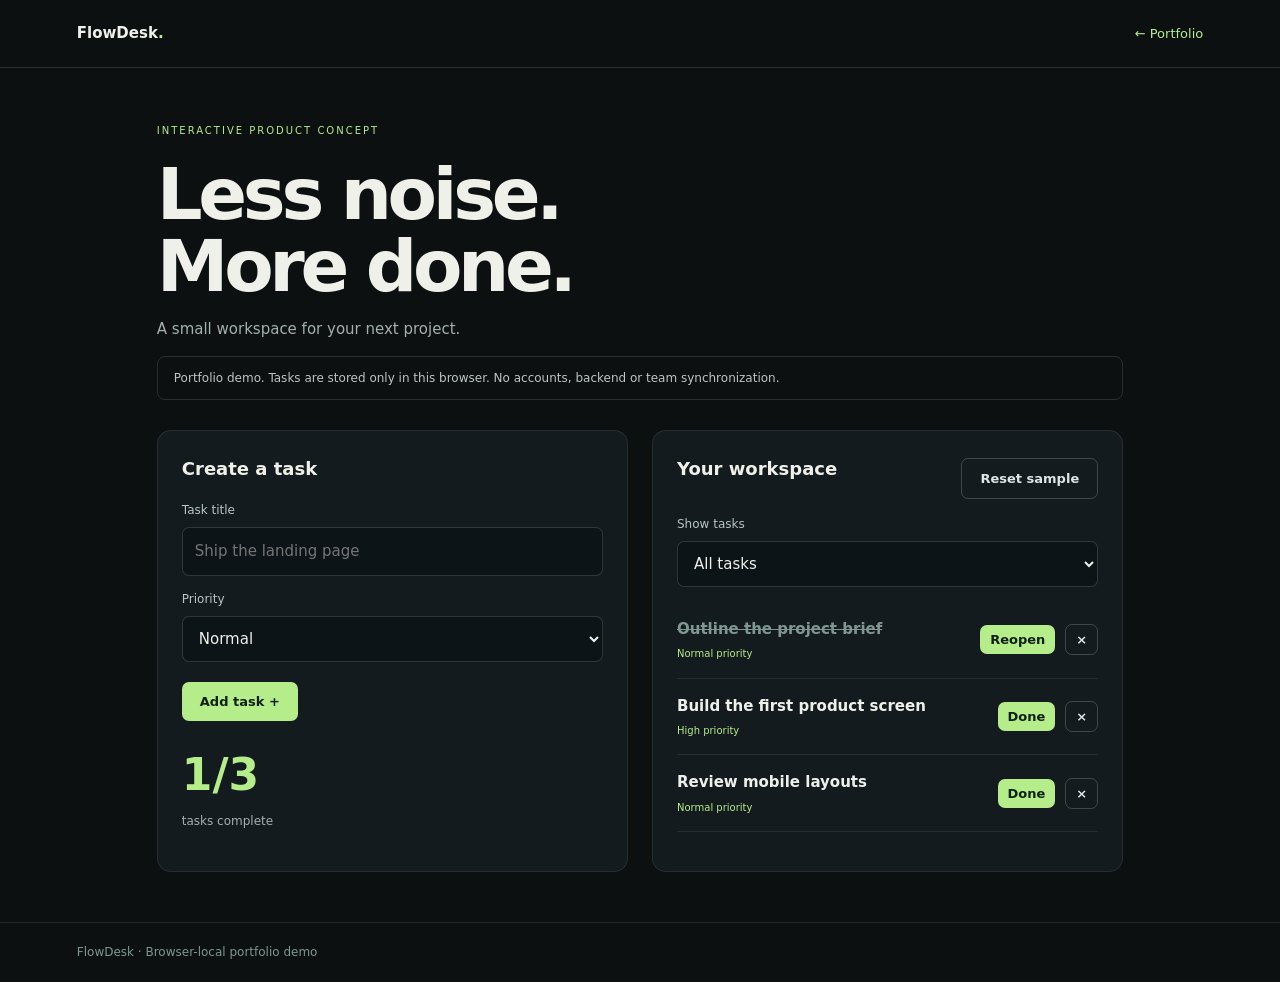
<file: demos/flowdesk.html>
<!doctype html><html lang="en"><head><meta charset="utf-8"><meta name="viewport" content="width=device-width,initial-scale=1"><title>FlowDesk | Workspace Demo</title><link rel="stylesheet" href="demo.css"></head><body><header><b>FlowDesk<span style="color:var(--accent)">.</span></b><a href="../index.html">← Portfolio</a></header><main><span class="tag">Interactive product concept</span><h1>Less noise.<br>More done.</h1><p>A small workspace for your next project.</p><div class="notice">Portfolio demo. Tasks are stored only in this browser. No accounts, backend or team synchronization.</div><div class="grid"><section class="panel"><h2>Create a task</h2><form id="form"><label for="title">Task title</label><input id="title" maxlength="100" required placeholder="Ship the landing page"><label for="priority">Priority</label><select id="priority"><option>Normal</option><option>High</option><option>Low</option></select><div class="actions"><button>Add task +</button></div></form><div class="row actions"><div><div id="count" class="metric">0</div><span class="muted">tasks complete</span></div></div><p id="save-status" class="muted" role="status"></p></section><section class="panel"><div class="row" style="justify-content:space-between"><h2>Your workspace</h2><button type="button" id="reset" class="secondary">Reset sample</button></div><label for="filter">Show tasks</label><select id="filter"><option value="all">All tasks</option><option value="open">Open</option><option value="done">Completed</option><option value="high">High priority</option></select><ul class="list" id="tasks"></ul><p id="empty" class="muted" hidden>No tasks match this filter.</p></section></div></main><footer>FlowDesk · Browser-local portfolio demo</footer><script type="module">
const key='portfolio-flowdesk-v1';const seed=[{id:'1',title:'Outline the project brief',priority:'Normal',done:true},{id:'2',title:'Build the first product screen',priority:'High',done:false},{id:'3',title:'Review mobile layouts',priority:'Normal',done:false}];let tasks;
try{const saved=JSON.parse(localStorage.getItem(key));tasks=Array.isArray(saved)&&saved.every(t=>typeof t.title==='string'&&typeof t.done==='boolean')?saved:structuredClone(seed)}catch{tasks=structuredClone(seed)}
const list=document.getElementById('tasks'),filter=document.getElementById('filter');
function render(){list.replaceChildren();const shown=tasks.filter(t=>filter.value==='all'||filter.value==='done'&&t.done||filter.value==='open'&&!t.done||filter.value==='high'&&t.priority==='High');for(const t of shown){const li=document.createElement('li');li.className='task'+(t.done?' done':'');const text=document.createElement('div'),title=document.createElement('strong'),meta=document.createElement('div');title.textContent=t.title;meta.className='pill';meta.textContent=t.priority+' priority';text.append(title,meta);const actions=document.createElement('div');actions.className='row';const toggle=document.createElement('button');toggle.type='button';toggle.textContent=t.done?'Reopen':'Done';toggle.setAttribute('aria-label',(t.done?'Reopen ':'Complete ')+t.title);toggle.onclick=()=>{t.done=!t.done;save()};const del=document.createElement('button');del.type='button';del.className='secondary';del.textContent='×';del.setAttribute('aria-label','Delete '+t.title);del.onclick=()=>{tasks=tasks.filter(x=>x.id!==t.id);save()};actions.append(toggle,del);li.append(text,actions);list.append(li)}document.getElementById('count').textContent=tasks.filter(t=>t.done).length+'/'+tasks.length;document.getElementById('empty').hidden=shown.length>0}
function save(){try{localStorage.setItem(key,JSON.stringify(tasks));document.getElementById('save-status').textContent='Saved in this browser.'}catch{document.getElementById('save-status').textContent='Storage unavailable. Changes will last for this session.'}render()}
document.getElementById('form').onsubmit=e=>{e.preventDefault();const title=document.getElementById('title');if(!title.value.trim())return;tasks.push({id:(globalThis.crypto?.randomUUID?.() ?? Date.now().toString(36)+Math.random().toString(36).slice(2)),title:title.value.trim(),priority:document.getElementById('priority').value,done:false});title.value='';save()};filter.onchange=render;document.getElementById('reset').onclick=()=>{tasks=structuredClone(seed);save()};render();
</script></body></html>
</file>
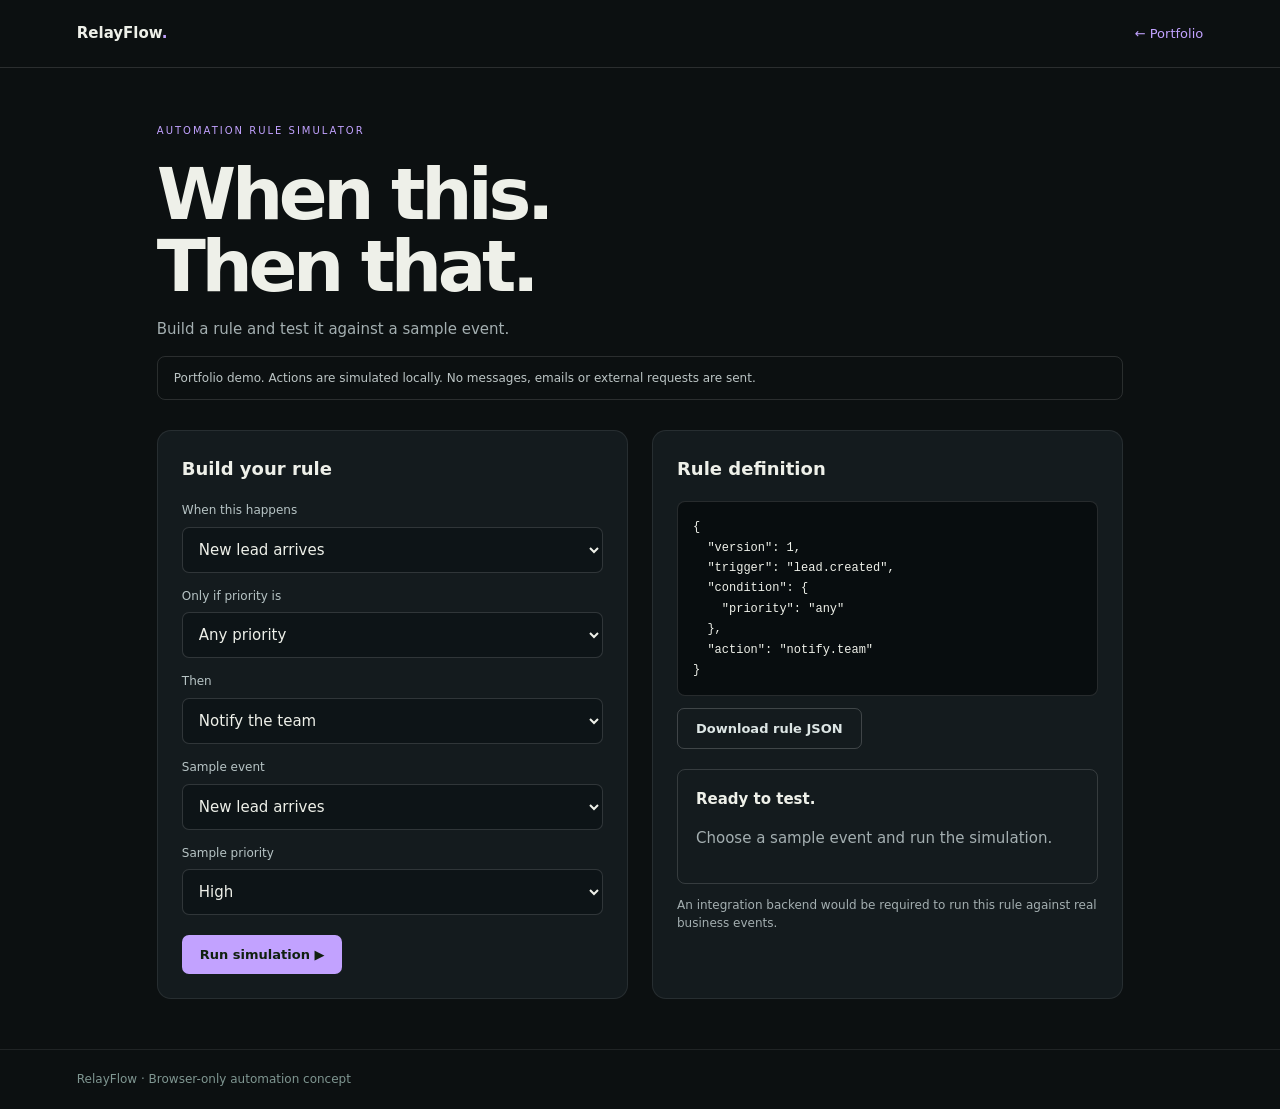
<file: demos/relayflow.html>
<!doctype html><html lang="en"><head><meta charset="utf-8"><meta name="viewport" content="width=device-width,initial-scale=1"><title>RelayFlow | Automation Demo</title><link rel="stylesheet" href="demo.css"><style>:root{--accent:#c2a2ff}</style></head><body><header><b>RelayFlow<span style="color:var(--accent)">.</span></b><a href="../index.html">← Portfolio</a></header><main><span class="tag">Automation rule simulator</span><h1>When this.<br>Then that.</h1><p>Build a rule and test it against a sample event.</p><div class="notice">Portfolio demo. Actions are simulated locally. No messages, emails or external requests are sent.</div><div class="grid"><section class="panel"><h2>Build your rule</h2><label for="trigger">When this happens</label><select id="trigger"><option value="lead.created">New lead arrives</option><option value="task.completed">Task is completed</option><option value="form.submitted">Form is submitted</option></select><label for="condition">Only if priority is</label><select id="condition"><option value="any">Any priority</option><option value="high">High</option><option value="normal">Normal</option></select><label for="action">Then</label><select id="action"><option value="notify.team">Notify the team</option><option value="create.task">Create a follow-up task</option><option value="tag.record">Tag the record for review</option></select><label for="sample-trigger">Sample event</label><select id="sample-trigger"><option value="lead.created">New lead arrives</option><option value="task.completed">Task is completed</option><option value="form.submitted">Form is submitted</option></select><label for="sample-priority">Sample priority</label><select id="sample-priority"><option value="high">High</option><option value="normal">Normal</option></select><div class="actions"><button type="button" id="run">Run simulation ▶</button></div></section><section class="panel"><h2>Rule definition</h2><pre id="rule" class="code"></pre><button id="download" type="button" class="secondary">Download rule JSON</button><div class="result" role="status" aria-live="polite"><strong id="result">Ready to test.</strong><p id="detail">Choose a sample event and run the simulation.</p></div><p class="muted">An integration backend would be required to run this rule against real business events.</p></section></div></main><footer>RelayFlow · Browser-only automation concept</footer><script type="module">
const ids=['trigger','condition','action','sample-trigger','sample-priority'];const el=Object.fromEntries(ids.map(id=>[id,document.getElementById(id)]));let rule;function render(){rule={version:1,trigger:el.trigger.value,condition:{priority:el.condition.value},action:el.action.value};document.getElementById('rule').textContent=JSON.stringify(rule,null,2)}ids.slice(0,3).forEach(id=>el[id].onchange=render);document.getElementById('run').onclick=()=>{const trigger=rule.trigger===el['sample-trigger'].value;const match=rule.condition.priority==='any'||rule.condition.priority===el['sample-priority'].value;document.getElementById('result').textContent=trigger&&match?'Rule matched.':'Rule skipped.';document.getElementById('detail').textContent=!trigger?'The sample event does not match the trigger.':!match?'The sample priority does not meet the condition.':'Simulated action: '+el.action.options[el.action.selectedIndex].text+'. No external action was performed.'};document.getElementById('download').onclick=()=>{const url=URL.createObjectURL(new Blob([JSON.stringify(rule,null,2)],{type:'application/json'}));const a=document.createElement('a');a.href=url;a.download='relayflow-rule.json';a.click();URL.revokeObjectURL(url)};render();
</script></body></html>
</file>
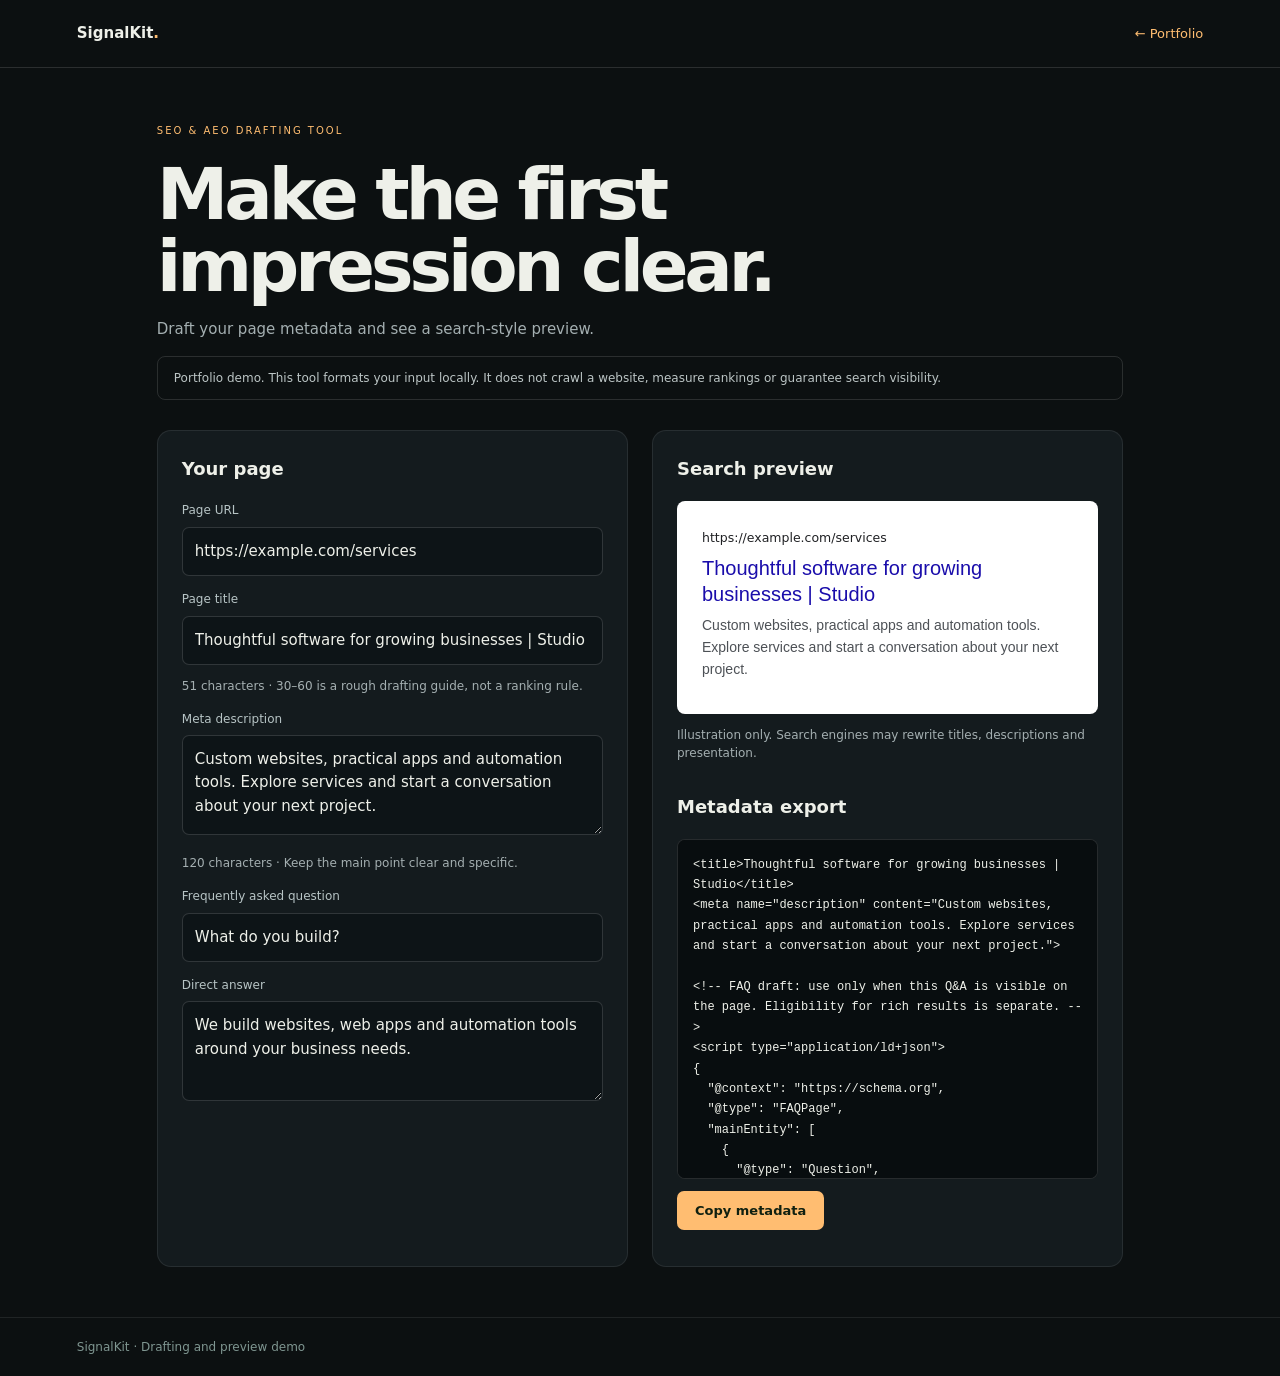
<file: demos/signalkit.html>
<!doctype html><html lang="en"><head><meta charset="utf-8"><meta name="viewport" content="width=device-width,initial-scale=1"><title>SignalKit | SEO Preview Demo</title><link rel="stylesheet" href="demo.css"><style>:root{--accent:#ffbd71}</style></head><body><header><b>SignalKit<span style="color:var(--accent)">.</span></b><a href="../index.html">← Portfolio</a></header><main><span class="tag">SEO & AEO drafting tool</span><h1>Make the first<br>impression clear.</h1><p>Draft your page metadata and see a search-style preview.</p><div class="notice">Portfolio demo. This tool formats your input locally. It does not crawl a website, measure rankings or guarantee search visibility.</div><div class="grid"><section class="panel"><h2>Your page</h2><label for="url">Page URL</label><input id="url" value="https://example.com/services"><label for="title">Page title</label><input id="title" value="Thoughtful software for growing businesses | Studio"><p id="title-count" class="muted"></p><label for="description">Meta description</label><textarea id="description">Custom websites, practical apps and automation tools. Explore services and start a conversation about your next project.</textarea><p id="desc-count" class="muted"></p><label for="question">Frequently asked question</label><input id="question" value="What do you build?"><label for="answer">Direct answer</label><textarea id="answer">We build websites, web apps and automation tools around your business needs.</textarea></section><section class="panel"><h2>Search preview</h2><div class="search-preview"><small id="preview-url"></small><h3 id="preview-title"></h3><p id="preview-description"></p></div><p class="muted">Illustration only. Search engines may rewrite titles, descriptions and presentation.</p><h2 style="margin-top:30px">Metadata export</h2><pre class="code" id="code"></pre><button id="copy" type="button">Copy metadata</button><p id="status" class="muted" role="status"></p></section></div></main><footer>SignalKit · Drafting and preview demo</footer><script type="module">
const ids=['url','title','description','question','answer'];const el=Object.fromEntries(ids.map(id=>[id,document.getElementById(id)]));let output='';const escapeHtml=s=>s.replaceAll('&','&amp;').replaceAll('<','&lt;').replaceAll('>','&gt;').replaceAll('"','&quot;');function render(){document.getElementById('preview-url').textContent=el.url.value;document.getElementById('preview-title').textContent=el.title.value||'Your page title';document.getElementById('preview-description').textContent=el.description.value;document.getElementById('title-count').textContent=el.title.value.length+' characters · 30–60 is a rough drafting guide, not a ranking rule.';document.getElementById('desc-count').textContent=el.description.value.length+' characters · Keep the main point clear and specific.';const faq={'@context':'https://schema.org','@type':'FAQPage',mainEntity:[{'@type':'Question',name:el.question.value,acceptedAnswer:{'@type':'Answer',text:el.answer.value}}]};output='<title>'+escapeHtml(el.title.value)+'</title>\n<meta name="description" content="'+escapeHtml(el.description.value)+'">\n\n<!-- FAQ draft: use only when this Q&A is visible on the page. Eligibility for rich results is separate. -->\n<script type="application/ld+json">\n'+JSON.stringify(faq,null,2).replaceAll('<','\\u003c')+'\n<\/script>';document.getElementById('code').textContent=output}Object.values(el).forEach(e=>e.oninput=render);document.getElementById('copy').onclick=async()=>{try{await navigator.clipboard.writeText(output);document.getElementById('status').textContent='Copied.'}catch{document.getElementById('status').textContent='Clipboard unavailable. Select and copy the export above.'}};render();
</script></body></html>
</file>
<file: styles.css>
[hidden]{display:none!important}
:root{--bg:#08090d;--ink:#f2efec;--muted:#a6a4af;--accent:#ed2444;--gutter:clamp(20px,4.5vw,70px)}*{box-sizing:border-box}html{scroll-behavior:smooth;scroll-padding-top:90px;background:var(--bg);color-scheme:dark}body{margin:0;font:15px/1.6 Arial,sans-serif;color:var(--ink);overflow-x:clip}a{color:inherit;text-decoration:none}button,input,textarea{font:inherit}button,a.button{cursor:pointer}button{color:inherit}button:focus-visible,a:focus-visible{outline:2px solid var(--accent);outline-offset:5px}button{border:0}h1,h2,h3,p{margin-top:0}h1,h2{font-family:Impact,'Arial Narrow',sans-serif;font-weight:800;line-height:.95;letter-spacing:.015em}h2{font-size:clamp(44px,6.5vw,96px);margin-bottom:30px}.gutter{padding-left:var(--gutter);padding-right:var(--gutter)}.eyebrow,.section-label{font-size:10px;letter-spacing:3px;font-weight:bold;color:var(--accent)}.section-label{margin-bottom:18px}.button,button.primary,button.secondary{display:inline-flex;align-items:center;justify-content:center;padding:13px 24px;border-radius:5px;font-size:14px;font-weight:bold;min-height:46px}.primary{background:var(--ink);color:#101015}.secondary{background:transparent;color:var(--muted);border:1px solid #ffffff30}.glass{border:1px solid #ffffff25;background:#ffffff0c;backdrop-filter:blur(14px)}.actions{display:flex;gap:12px;flex-wrap:wrap}.chips{display:flex;gap:9px;flex-wrap:wrap;margin:20px 0}.chips span,.chips a{padding:6px 12px;border:1px solid #ffffff25;border-radius:30px;font-size:12px;color:#d5d2dc}.chips a:hover{border-color:var(--accent)}.skip{position:fixed;top:-80px;left:20px;background:white;color:black;z-index:300;padding:12px}.skip:focus{top:10px}header{position:fixed;top:0;inset-inline:0;display:flex;align-items:center;justify-content:space-between;padding:22px var(--gutter);background:linear-gradient(#08090df0,transparent);z-index:30}.logo{font-size:13px;letter-spacing:5px;font-weight:bold;white-space:nowrap}.logo b{color:var(--accent);font-size:22px}nav{display:flex;gap:30px;font-size:12px;color:#c1bec8}nav a:hover{color:white}#menu-toggle{display:none;background:transparent;font-size:24px}section{scroll-margin-top:75px}.hero{position:relative;min-height:100svh;display:flex;align-items:center;overflow:hidden}.atmosphere{position:absolute;inset:0;background:radial-gradient(ellipse at 80% 35%,color-mix(in srgb,var(--accent) 30%,transparent),transparent 60%)}.hero-art{position:absolute;inset:70px 3% 0 41%;perspective:1000px}.hero-art img{width:100%;height:100%;object-fit:contain;object-position:center bottom;mask-image:linear-gradient(#000 72%,transparent);will-change:transform;transition:transform .12s linear}.hero-art:after{content:'';position:absolute;inset:0;background:linear-gradient(90deg,#08090d,transparent 35%);pointer-events:none}.hero-copy{position:relative;z-index:2;padding:130px var(--gutter) 90px;width:57%;background:linear-gradient(90deg,#08090d,transparent)}.hero-copy h1{font-size:clamp(70px,11vw,180px);margin:24px 0 10px;overflow-wrap:anywhere}.series-label{color:var(--accent);letter-spacing:12px;font-weight:bold;font-size:13px;margin-bottom:28px}.meta{display:flex;flex-wrap:wrap;gap:14px;color:var(--muted);font-size:12px}.hero-copy p{color:#c1bec8;max-width:570px;margin:20px 0 30px}.floating-chip{position:absolute;right:7%;top:26%;border:1px solid #ffffff25;background:#ffffff0c;border-radius:12px;backdrop-filter:blur(15px);padding:14px 20px;animation:float 5s ease-in-out infinite;z-index:3;max-width:220px}.floating-chip span{display:block;font-size:9px;letter-spacing:2px;color:var(--muted)}.floating-chip b{font-size:13px}.continue{padding-top:30px;padding-bottom:30px}#chapter-links{display:flex;overflow:auto;gap:14px;padding:20px 0}#chapter-links a{min-width:185px;background:linear-gradient(135deg,#2a1020,#101018);padding:20px;border:1px solid #ffffff15;border-radius:8px;font-size:15px;position:relative}#chapter-links a span{display:block;font-size:9px;letter-spacing:2px;color:var(--muted);margin-bottom:12px}#chapter-links a.seen:after{content:'';position:absolute;bottom:0;left:0;height:3px;width:100%;background:var(--accent)}.chapter{padding-top:90px;padding-bottom:70px}.about-grid{display:grid;grid-template-columns:.85fr 1.2fr;gap:9%;align-items:center}.portrait-frame{height:540px;max-width:500px;background:radial-gradient(ellipse at top,#421020,#0c0c12);border-radius:16px;overflow:hidden;border:1px solid #ffffff1a}.portrait-frame img{height:100%;width:100%;object-fit:contain}.story-copy{font-family:Georgia,serif;font-size:clamp(22px,3vw,39px);line-height:1.35;color:#e4dfe7}.service-grid{display:grid;grid-template-columns:repeat(3,1fr);gap:18px}.service-card{background:linear-gradient(135deg,#19151e,#101017);padding:30px;border:1px solid #ffffff18;border-radius:12px;min-height:230px}.service-card .number{font-size:36px;font-family:Impact,sans-serif;color:var(--accent)}.service-card h3{margin:22px 0 10px;font-size:19px}.service-card p{font-size:13px;color:var(--muted)}.tilt{transform-style:preserve-3d;transition:transform .16s ease-out}.project-rail{display:flex;gap:24px;overflow-x:auto;scroll-snap-type:x mandatory;padding-top:20px;padding-bottom:30px;scrollbar-width:thin;scrollbar-color:var(--accent) transparent}.project-card{flex:0 0 clamp(280px,40vw,560px);scroll-snap-align:start;position:relative;min-height:340px;padding:32px;border:1px solid #ffffff25;border-radius:14px;text-align:left;background:radial-gradient(ellipse at 100% 0%,color-mix(in srgb,var(--card-accent) 35%,transparent),transparent 65%),linear-gradient(135deg,#1b141e,#101017);overflow:hidden}.project-card:after{content:'▶';position:absolute;right:20px;top:5px;font-size:180px;opacity:.06}.project-card span{font-size:10px;letter-spacing:2px;color:var(--card-accent)}.project-card h3{font-family:Impact,sans-serif;font-size:46px;line-height:1;margin:90px 0 16px;position:relative}.project-card p{font-size:13px;color:#cac5cf;max-width:430px}.project-card small{color:var(--card-accent);font-weight:bold}.rail-controls{display:flex;justify-content:flex-end;gap:8px}.rail-controls button{width:38px;height:38px;border-radius:50%;background:#ffffff10;border:1px solid #ffffff25}.hint{color:var(--muted);font-size:13px}#journey-tabs{display:flex;gap:12px;overflow:auto;margin-bottom:35px;padding:5px}#journey-tabs button{background:#ffffff06;border:1px solid #ffffff22;border-radius:7px;padding:15px 20px;white-space:nowrap;text-align:left;color:var(--muted);font-size:13px}#journey-tabs button[aria-selected=true]{border-color:var(--accent);color:white;background:#ed244411}#journey-panel{max-width:800px;padding:30px;border-left:2px solid var(--accent);background:linear-gradient(90deg,#22111a,transparent);min-height:160px}#journey-panel h3{font-size:29px;margin-bottom:12px}#journey-panel p{color:var(--muted)}.contact{min-height:85svh;display:flex;flex-direction:column;align-items:center;justify-content:center;text-align:center;background:radial-gradient(ellipse at 50% 70%,#47102555,transparent 65%)}.contact h2{font-size:clamp(68px,12vw,180px);margin-top:30px}.contact p{letter-spacing:3px}.contact .actions{justify-content:center;margin-top:20px}footer{padding-top:25px;padding-bottom:30px;display:flex;justify-content:space-between;gap:20px;color:#84808d;font-size:10px;letter-spacing:1px;border-top:1px solid #ffffff18}dialog{background:#101017;color:var(--ink);border:1px solid #ffffff30;border-radius:14px;width:min(800px,94vw);padding:50px;max-height:88svh;overflow:auto}dialog::backdrop{background:#000c;backdrop-filter:blur(12px)}dialog h2{font-size:clamp(40px,7vw,72px);margin:30px 0 20px}dialog p,dialog li{color:#b5b0bd}dialog li{margin:10px 0}.close{position:absolute;right:18px;top:14px;background:transparent;font-size:28px;min-width:40px;min-height:40px}.demo-label{padding:10px 15px;background:#ed244415;border:1px solid #ed244455;border-radius:6px}#intro-dialog{text-align:center;min-height:430px}#intro-dialog .actions{justify-content:center}#intro-dialog .actions button{padding:10px 18px;background:#ffffff10;border:1px solid #ffffff30;border-radius:5px}#slide-count{font-size:11px;color:var(--muted);margin-top:30px}#opening,#profiles{position:fixed;inset:0;background:#030305;z-index:100;display:flex;align-items:center;justify-content:center;flex-direction:column;overflow:hidden}#profiles{z-index:90}#profiles[hidden],#opening[hidden]{display:none}.skip-intro{position:absolute;right:25px;top:30px;padding:9px 16px;background:transparent;border:1px solid #ffffff25;border-radius:30px;font-size:10px;letter-spacing:2px;z-index:3}.studio{position:absolute;letter-spacing:5px;font-size:11px;animation:studio 2.2s both}.opening-title{position:absolute;z-index:2;text-align:center;animation:titles 4.8s both}.opening-title h1{font-size:clamp(70px,15vw,220px);margin:0 20px}.opening-title p{font-size:12px;letter-spacing:10px;color:var(--accent);margin-top:20px}#opening>img{height:67svh;max-width:95%;position:absolute;bottom:0;object-fit:contain;mask-image:linear-gradient(#000 65%,transparent);animation:portrait-in 4.8s both}.play-start{position:absolute;bottom:9svh;z-index:3;padding:16px 40px;border-radius:40px;animation:play-in 5s both}.profile-grid{display:grid;grid-template-columns:repeat(4,1fr);gap:25px;margin:30px}.profile-grid button{display:flex;flex-direction:column;gap:15px;align-items:center;background:transparent;max-width:145px}.profile-grid span{width:125px;height:125px;display:flex;align-items:center;justify-content:center;border-radius:10px;font-size:45px;background:linear-gradient(145deg,var(--accent),#180b18);border:2px solid transparent;transition:transform .2s}.profile-grid button:nth-child(2) span{background:linear-gradient(145deg,#2974b7,#10101a)}.profile-grid button:nth-child(3) span{background:linear-gradient(145deg,#258d69,#10101a)}.profile-grid button:nth-child(4) span{background:linear-gradient(145deg,#a86b32,#10101a)}.profile-grid button:hover span{border-color:white;transform:scale(1.05)}.profile-grid b{font-size:12px;font-weight:normal;color:var(--muted)}#profiles h2{font:38px Arial;margin:0;text-align:center}#profiles p{color:var(--muted);font-size:12px}.reveal-ready{opacity:0;transform:translateY(30px);transition:opacity .8s,transform .8s}.reveal-ready.visible{opacity:1;transform:none}#cursor{display:none}@media(pointer:fine) and (prefers-reduced-motion:no-preference){#cursor{display:block;position:fixed;width:11px;height:11px;border-radius:50%;background:var(--accent);pointer-events:none;z-index:200;transform:translate(-50%,-50%);transition:width .2s,height .2s;box-shadow:0 0 30px #ed244433}#cursor.active{width:38px;height:38px;background:#ed244444;border:1px solid var(--accent)}}@keyframes float{50%{transform:translateY(-10px)}}@keyframes studio{0%,80%{opacity:0}20%,60%{opacity:1}100%{opacity:0}}@keyframes titles{0%,35%{opacity:0;filter:blur(20px);transform:scale(1.2)}50%,65%{opacity:1;filter:none;transform:none}100%{opacity:1;transform:translateY(-29svh)}}@keyframes portrait-in{0%,65%{opacity:0;transform:scale(1.1)}100%{opacity:1;transform:none}}@keyframes play-in{0%,90%{opacity:0;pointer-events:none;transform:translateY(10px)}100%{opacity:1;transform:none}}@media(max-width:900px){nav{gap:18px}.hero-copy{width:65%}.floating-chip{display:none}.service-grid{grid-template-columns:repeat(2,1fr)}.about-grid{gap:35px}.portrait-frame{height:420px}}@media(max-width:650px){header{padding-block:16px}#menu-toggle{display:block}nav{display:none;position:absolute;top:65px;left:0;right:0;padding:22px var(--gutter);background:#101017;flex-direction:column;font-size:15px}nav.open{display:flex}.hero{min-height:110svh;align-items:end}.hero-art{inset:60px 0 auto;height:58svh}.hero-art:after{background:linear-gradient(0deg,#08090d,transparent 45%)}.hero-copy{padding-top:54svh;padding-bottom:45px;width:100%;background:none}.hero-copy h1{font-size:clamp(58px,16vw,100px);margin-top:18px}.hero-copy p{font-size:14px}.series-label{font-size:11px;letter-spacing:8px}.meta{gap:7px;font-size:10px}.about-grid{grid-template-columns:1fr}.portrait-frame{height:440px;max-width:100%}.story-copy{font-size:25px}.service-grid{grid-template-columns:1fr}.chapter{padding-top:60px;padding-bottom:40px}.project-card{flex-basis:85vw;min-height:320px}.project-card h3{font-size:39px}.profile-grid{grid-template-columns:repeat(2,1fr);gap:22px}.profile-grid span{width:105px;height:105px}#profiles h2{font-size:30px}.contact h2{font-size:clamp(55px,15vw,90px)}footer{flex-direction:column}.contact{padding-bottom:70px}dialog{padding:40px 24px}.actions{gap:10px}#opening>img{height:63svh}.opening-title h1{overflow-wrap:anywhere;max-width:95vw}.opening-title p{font-size:10px;letter-spacing:7px}}
@media(prefers-reduced-motion:reduce){html{scroll-behavior:auto}*,*:before,*:after{animation:none!important;transition:none!important}.studio{display:none}.opening-title{transform:translateY(-29svh)}.reveal-ready{opacity:1;transform:none}.hero-art img{will-change:auto}}

/* Community edition: centred navigation, quiet chrome and mobile stacking. */
*{scrollbar-width:thin;scrollbar-color:#a0344b #0a0a10}*::-webkit-scrollbar{width:7px;height:0}*::-webkit-scrollbar-track{background:#0a0a10}*::-webkit-scrollbar-thumb{background:#a0344b;border:2px solid #0a0a10;border-radius:20px}
header{display:grid;grid-template-columns:1fr auto 1fr}header .logo{justify-self:start}header nav{justify-self:center}#menu-toggle{justify-self:end}.project-rail{scrollbar-width:none}.project-rail::-webkit-scrollbar{display:none}.rail-controls button{width:44px;height:44px;border:1px solid #ffffff30;border-radius:50%;background:#101019cc;backdrop-filter:blur(12px)}
.resume-grid{display:grid;grid-template-columns:minmax(0,2.4fr) minmax(230px,1fr);gap:28px;align-items:start}.resume-sheet,.product-statement{border:1px solid #ffffff15;border-radius:20px;background:linear-gradient(145deg,#171720,#0d0d14);padding:32px}.resume-sheet h3{font-size:38px}.resume-columns{display:grid;grid-template-columns:1.3fr 1fr;gap:28px}.resume-columns h4{color:var(--accent);font-size:11px;letter-spacing:2px;border-bottom:1px solid #ffffff18;padding-bottom:10px}.resume-columns h5{font-size:13px;margin:15px 0 6px}.resume-columns p{font-size:12px;color:var(--muted);line-height:1.7}.resume-skill-list{display:flex;flex-wrap:wrap;gap:10px;align-content:space-between;height:90%}.resume-skill-list span{font-size:12px;line-height:1.6}.product-statement{background:radial-gradient(at top right,#5c193b55,transparent),#111119}.product-statement h3{font-size:38px;margin:22px 0 12px}.product-statement p{font-size:14px;line-height:1.7;color:var(--muted)}.product-statement a{margin-top:15px}
@media(max-width:650px){header{grid-template-columns:1fr auto}.project-rail{display:grid;grid-template-columns:1fr;overflow:visible}.project-card{width:100%;min-width:0;min-height:320px}.rail-controls{display:none}#chapter-links{display:grid;grid-template-columns:repeat(2,minmax(0,1fr));overflow:visible}#chapter-links a{min-width:0;width:auto}.resume-grid,.resume-columns{grid-template-columns:1fr}.resume-sheet,.product-statement{padding:24px}.resume-skill-list{height:auto}#journey-tabs{display:flex;flex-wrap:wrap;overflow:visible}.profile-grid{margin:25px 15px}#profiles{overflow-y:auto;padding:45px 15px}#profiles h2{font-size:30px}#profiles p{text-align:center}.profile-grid button{min-width:0}}
</file>
<file: developer-workspace/styles.css>
@import url('https://fonts.googleapis.com/css2?family=DM+Sans:wght@400;500;600;700&family=Manrope:wght@500;600;700;800&family=IBM+Plex+Mono:wght@400;500&display=swap');
:root{--bg:#f6f3ee;--paper:#fffdfa;--ink:#24272a;--wine:#751d34;--muted:#85827e;--line:#e5e0d9;--sidebar:#191f22;--green:#56835b;--rose:#f2e5e7}*{box-sizing:border-box}body{margin:0;background:var(--bg);color:var(--ink);font:13px 'DM Sans',sans-serif}button,input,textarea,select{font:inherit}button{cursor:pointer}a{color:inherit}button:focus-visible,input:focus-visible,select:focus-visible,textarea:focus-visible,a:focus-visible{outline:3px solid #bc788b;outline-offset:3px}[hidden]{display:none!important}svg{width:18px;height:18px;display:block;flex-shrink:0}.sidebar{position:fixed;inset:0 auto 0 0;width:228px;background:linear-gradient(155deg,#20272b,#151b1e);color:#bbc0c1;padding:38px 19px 20px;display:flex;flex-direction:column;z-index:5}.brand{text-decoration:none;display:flex;flex-direction:column;gap:15px;padding:0 13px}.brand svg{color:#c2697b;width:40px;height:40px}.brand strong{font:800 25px Manrope;color:#fff;letter-spacing:-.8px}.brand strong span{color:#bb6e7f}.brand-sub{font-size:11px;line-height:1.6;margin:6px 13px 35px;color:#929a9d}.nav{border:0;background:none;display:flex;align-items:center;gap:12px;text-align:left;width:100%;padding:13px;border-radius:8px;color:#adb5b7;margin-bottom:7px;font-size:12px}.nav:hover{background:#ffffff09;color:white}.nav.active{background:linear-gradient(100deg,#7b2a3d,#602135);color:#fff;box-shadow:0 4px 14px #0002}.nav svg{width:17px}.side-footer{margin-top:auto;padding-top:40px}.side-footer>p{display:flex;gap:7px;align-items:center;font-size:10px;padding:4px 13px;color:#969fa0}.side-footer i{height:6px;width:6px;background:#7da67f;border-radius:100%}.side-footer>p.unsaved i{background:#d9955f}.series{font-size:8px;letter-spacing:2px;margin:24px 13px 0;padding-top:18px;border-top:1px solid #ffffff15;color:#747f82}.series b{color:#d4b9bd;font-size:11px}.series span{float:right;letter-spacing:0}.app{margin-left:228px}.topbar{height:80px;padding:0 32px;border-bottom:1px solid var(--line);display:flex;align-items:center;justify-content:space-between;gap:20px;background:#faf7f2b8}.breadcrumb{display:flex;gap:14px;font-size:11px;color:#96908a;white-space:nowrap}.breadcrumb span{color:#bbb1a9}.breadcrumb b{color:#605d59;font-weight:500;max-width:170px;overflow:hidden;text-overflow:ellipsis}.top-actions{display:flex;align-items:center;gap:10px}.button{border:1px solid transparent;border-radius:7px;padding:9px 14px;min-height:38px;display:inline-flex;align-items:center;justify-content:center;gap:8px;white-space:nowrap;text-decoration:none;font-size:11px;font-weight:500;transition:background .15s,transform .15s}.button svg{width:15px;height:15px}.button.primary{background:var(--wine);color:white;border-color:var(--wine);box-shadow:0 3px 7px #711e3210}.button.primary:hover{background:#5c1428;transform:translateY(-1px)}.button.secondary{background:var(--paper);border-color:#d9d1c9;color:#514740}.button.secondary:hover{background:#eee6df}.button.subtle{background:none;color:#887c74;border-color:var(--line);font-size:10px}.button.dashed{border:1px dashed #d5c9c1;background:transparent;color:#81736a;min-height:34px;font-size:10px;margin-top:10px}.button.danger{color:#a33643;background:#fbebec;border-color:#edced2}.search{position:relative;display:flex;align-items:center;gap:8px;background:#eee9e3;border:1px solid #e1d9d0;border-radius:7px;padding:0 11px;height:38px;color:#92867e}.search input{width:145px;min-width:0;background:none;border:0;outline:none;color:#3e3934;font-size:11px}.search svg{width:15px;height:15px}.mobile-brand,.mobile-nav{display:none}main{padding:32px;max-width:1660px;margin:auto}.page-heading{display:flex;justify-content:space-between;align-items:center;gap:15px}.eyebrow{font-size:8px;letter-spacing:1.8px;color:#a49386;font-weight:600}h1{font:800 clamp(25px,2.6vw,36px)/1.2 Manrope,sans-serif;letter-spacing:-1.4px;margin:10px 0 8px}.page-heading p{margin:0;color:#8b857d;font-size:12px;line-height:1.6;overflow-wrap:anywhere}.project-strip{display:flex;gap:8px;margin:25px 0 17px;flex-wrap:wrap}#project-tabs{display:contents}.project-tab{display:inline-flex;align-items:center;gap:9px;padding:10px 16px;border:1px solid var(--line);border-radius:7px;background:#faf7f3;color:#8e847b;font-size:11px;min-height:38px;max-width:100%;overflow-wrap:anywhere;white-space:normal;text-align:left}.project-tab svg{width:15px;height:15px}.project-tab.active{background:var(--paper);color:var(--wine);border-color:#ac6a7b;box-shadow:0 1px 3px #69283808;font-weight:700}.project-tab:hover{background:#ede4dd}.project-tab.add{border-style:dashed;font-size:10px}.notice{display:flex;align-items:center;gap:9px;background:#eee9e0a8;border-radius:7px;padding:9px 13px;margin:0 0 18px;color:#9a897a}.notice svg{height:13px;width:13px}.notice p{font-size:10px;margin:0;flex:1;line-height:1.6}.notice>button{background:none;border:0;color:#aa9a8c;font-size:17px;padding:0 2px}.board{display:grid;grid-template-columns:repeat(3,minmax(0,1fr));gap:15px;align-items:stretch}.column{background:#eeece6a8;border:1px solid var(--line);border-radius:10px;padding:14px;min-height:300px;transition:background .15s}.column[data-status="done"]{background:#e9ede4a0}.column.drag-over{border:1px dashed var(--wine);background:#f0e2e5}.column-header{display:flex;align-items:center;gap:8px;margin:1px 0 16px;padding:0 1px}.status-dot{width:8px;height:8px;border-radius:100%;background:#b3b6b3;box-shadow:0 0 0 3px #b3b6b311}.column[data-status="building"] .status-dot{background:var(--wine)}.column[data-status="done"] .status-dot{background:var(--green)}.column-header h2{font-size:12px;font-weight:700;margin:0}.count{font:10px 'IBM Plex Mono',monospace;background:#deddd7;border-radius:20px;padding:2px 5px;color:#79786f}.column[data-status="building"] .count{background:#e6d2d8;color:var(--wine)}.column[data-status="done"] .count{background:#d9e4d4;color:#60735c}.column-hint{margin-left:auto;color:#aaa097;font-size:8px;letter-spacing:1px}.task-list{display:flex;flex-direction:column;gap:10px;min-height:35px}.task-card{background:var(--paper);border:1px solid #e8e1d9;border-radius:8px;padding:14px 13px 9px;box-shadow:0 3px 6px #4b382606;min-width:0;transition:box-shadow .2s,transform .2s}.task-card[draggable="true"]{cursor:grab}.task-card:hover{box-shadow:0 5px 12px #4b38260d}.task-card.dragging{opacity:.4}.task-top{display:flex;align-items:center;justify-content:space-between;gap:8px}.type-tag{background:#e5eaf0;color:#647482;font-size:8px;letter-spacing:.6px;font-weight:700;padding:3px 7px;border-radius:4px}.type-tag.bug{background:#f7dddd;color:#af4c51}.card-menu{background:none;border:0;color:#8b8179;font-size:16px;padding:0 3px;line-height:1}.task-card h3{font:700 12px/1.6 Manrope,sans-serif;letter-spacing:-.2px;margin:7px 0 8px;overflow-wrap:anywhere}.task-description{font-size:10px;line-height:1.7;color:#93897f;white-space:pre-wrap;overflow-wrap:anywhere;display:-webkit-box;-webkit-line-clamp:2;-webkit-box-orient:vertical;overflow:hidden}.checklist{display:flex;flex-direction:column;gap:8px;margin:11px 0 13px}.checklist label{display:flex;gap:7px;font-size:10px;line-height:1.5;color:#756f67;align-items:flex-start;cursor:pointer}.checklist input{width:13px;height:13px;accent-color:var(--wine);margin:1px 0 0;flex-shrink:0}.checklist .checked span{color:#9e968d;text-decoration:line-through}.task-footer{border-top:1px solid #eee8e2;margin-top:12px;padding-top:8px;display:flex;align-items:center;justify-content:space-between;gap:8px}.task-footer label{font-size:8px;color:#aaa095}.task-status{font-size:9px;border:0;border-radius:4px;padding:4px 18px 4px 5px;background:#f1ece6;color:#7b6b60;max-width:100%;cursor:pointer}.done-mark{color:var(--green);font-size:10px}.add-task{border:0;background:none;display:flex;align-items:center;gap:7px;margin-top:13px;padding:3px 2px;color:#8e8176;font-size:10px}.add-task svg{width:13px}.column-empty{padding:23px 3px 30px;text-align:center;color:#aea194;font-size:10px;line-height:1.8}.board-bottom{display:grid;grid-template-columns:minmax(0,1.3fr) minmax(0,1fr);gap:16px;margin-top:20px;align-items:start}.panel{padding:17px;background:#fffdf9bd;border:1px solid var(--line);border-radius:10px;min-width:0}.section-heading{display:flex;align-items:center;justify-content:space-between;gap:10px;margin-bottom:15px}.section-heading h2{display:flex;align-items:center;gap:9px;font-size:12px;margin:0}.section-heading h2 svg{color:var(--wine);height:17px;width:17px}.text-button{background:none;border:0;padding:3px 0;font-size:9px;color:#8d7a6e}.text-button:hover{color:var(--wine);text-decoration:underline}.code-box{background:#1d2428;border:1px solid #30373a;color:#d2d9d9;border-radius:8px;padding:14px;min-width:0}.code-header{display:flex;align-items:center;gap:8px}.code-header h3{font:600 11px Manrope;margin:0;flex:1;overflow-wrap:anywhere;min-width:0}.language-tag{font-size:8px;color:#a4b0b3;background:#ffffff0a;padding:4px 6px;border:1px solid #ffffff0a;border-radius:5px}.copy-button{background:#ffffff08;border:1px solid #ffffff13;border-radius:5px;color:#c3cdcf;font-size:9px;display:flex;gap:6px;align-items:center;padding:5px 7px}.copy-button svg{width:12px;height:12px}.code-box pre{font:10px/1.85 'IBM Plex Mono',monospace;margin:16px 0 3px;white-space:pre;overflow:auto;max-height:230px;tab-size:2}.code-box code{font:inherit}.project-link{display:flex;gap:10px;align-items:center;padding:11px;margin:7px 0;background:#f7f4ef;border:1px solid #e8e1d9;border-radius:6px;min-width:0}.project-link>a{display:flex;gap:10px;align-items:center;flex:1;min-width:0;text-decoration:none;font-size:10px}.project-link>a>span{flex:1;overflow:hidden;white-space:nowrap;text-overflow:ellipsis}.project-link svg{width:14px;height:14px}.project-link>a:hover{color:var(--wine)}.empty-state{padding:35px 20px;text-align:center;background:#faf7f2;border:1px dashed #dcd0c5;border-radius:10px;color:#998a7c}.empty-state h3{color:#675b52;font-size:14px;margin:0 0 8px}.empty-state p{font-size:11px;line-height:1.8;margin:0 0 17px}.empty-small{font-size:10px;line-height:1.8;color:#a09388;margin:10px 0 20px}.view-toolbar{display:flex;justify-content:space-between;align-items:center;margin:3px 0 20px;color:#9a8c80;font-size:10px}.view-toolbar label{display:flex;gap:10px;align-items:center}.view-toolbar select{background:var(--paper);border:1px solid #dacfc4;border-radius:6px;padding:7px;color:#67584b;font-size:10px}.snippet-grid{display:grid;grid-template-columns:repeat(2,minmax(0,1fr));gap:18px}.snippet-card{padding:15px;border:1px solid var(--line);background:var(--paper);border-radius:10px;min-width:0}.snippet-meta{display:flex;align-items:center;gap:10px;margin-bottom:12px}.snippet-meta>span{font-size:9px;color:#a08d7d;flex:1}.pin-button{border:0;background:transparent;padding:4px;color:#a09181;font-size:10px}.pin-button.pinned{color:var(--wine)}.link-grid{display:grid;grid-template-columns:repeat(2,minmax(0,1fr));gap:15px}.link-tile{padding:20px;border:1px solid var(--line);border-radius:10px;background:var(--paper);display:flex;align-items:center;gap:14px;min-width:0}.link-tile .link-icon{background:#f1e7e6;padding:10px;color:var(--wine);border-radius:8px}.link-tile a{flex:1;min-width:0;text-decoration:none}.link-tile h3{font-size:13px;overflow-wrap:anywhere;margin:0 0 7px}.link-tile p{font:9px/1.7 'IBM Plex Mono';color:#97867a;margin:0;white-space:nowrap;text-overflow:ellipsis;overflow:hidden}.backup-grid{display:grid;grid-template-columns:1fr 1fr;gap:20px}.backup-card{padding:28px}.backup-card h2{font:700 20px/1.5 Manrope;letter-spacing:-.6px;margin:18px 0 12px}.backup-card p{font-size:12px;color:#8e8176;line-height:1.9;margin:0 0 24px}.backup-card small{display:block;color:#a39283;font-size:9px;margin-top:18px}.big-icon svg{width:27px;height:27px;color:var(--wine)}.privacy-card{margin-top:20px;padding:25px}.privacy-card h2{font-size:14px}.privacy-card p{font-size:11px;color:#8d7e72;line-height:1.9}.privacy-card .backup-warning{font-size:10px;color:#aa6c64}.file-label{cursor:pointer}footer{display:flex;justify-content:space-between;gap:15px;margin-top:30px;padding-top:18px;border-top:1px solid var(--line);color:#ac9b8c;font-size:8px;line-height:1.6}footer>span:first-child{letter-spacing:1.2px}.mobile-status{display:none}dialog{width:min(540px,calc(100% - 30px));border:1px solid #dcd1c7;border-radius:14px;background:var(--bg);padding:25px;max-height:90dvh;overflow-y:auto;box-shadow:0 24px 80px #15101440;color:var(--ink)}dialog::backdrop{background:#15191e90;backdrop-filter:blur(3px)}.dialog-header{display:flex;align-items:flex-start;justify-content:space-between;gap:18px;margin-bottom:20px}.dialog-header h2{font:800 22px Manrope;letter-spacing:-.8px;margin:7px 0 0}.icon-button{border:0;background:none;font-size:26px;color:#9b8377;line-height:1}.form-field{display:block;margin-bottom:17px;font-size:11px;font-weight:600;color:#6e5c50}.form-field input,.form-field textarea,.form-field select{display:block;width:100%;margin-top:8px;background:var(--paper);border:1px solid #dacec1;border-radius:7px;padding:11px 12px;color:var(--ink);font-size:12px;font-weight:400;min-width:0}.form-field textarea{resize:vertical;min-height:95px;line-height:1.7}.form-field .code-input{font:11px/1.8 'IBM Plex Mono';min-height:190px;tab-size:2}.form-field small{display:block;margin-top:7px;font-size:9px;line-height:1.6;color:#a39282;font-weight:400}.field-row{display:grid;grid-template-columns:1fr 1fr;gap:14px}.check-field{display:flex;align-items:center;gap:8px;font-size:11px;color:#776455}.check-field input{accent-color:var(--wine)}.dialog-footer{display:flex;justify-content:flex-end;gap:9px;align-items:center;margin-top:23px;padding-top:17px;border-top:1px solid var(--line)}.dialog-footer>span{flex:1}.form-error{font-size:11px;color:#b54452;line-height:1.7;margin:0}#confirmation>p{font-size:12px;line-height:1.9;color:#8b7768;white-space:pre-line}#toast{position:fixed;left:calc(50% + 114px);bottom:25px;transform:translate(-50%,12px);background:#20272b;color:#fff;padding:12px 20px;border:1px solid #ffffff1a;border-radius:9px;box-shadow:0 5px 20px #0002;max-width:85vw;font-size:11px;opacity:0;pointer-events:none;transition:.2s;z-index:30}#toast.show{opacity:1;transform:translate(-50%,0)}@media(min-width:1600px){.task-card h3{font-size:14px}.checklist label{font-size:11px}.code-box pre{font-size:11px}}@media(max-width:1150px){.sidebar{width:195px;padding-left:15px;padding-right:15px}.app{margin-left:195px}main{padding:25px 22px}.topbar{padding:0 22px}.search input{width:100px}.breadcrumb{font-size:10px;gap:10px}.button{padding:9px 11px}.column{padding:11px}.board{gap:10px}.task-card{padding:12px 10px 8px}.board-bottom{grid-template-columns:1.2fr 1fr}.code-header{flex-wrap:wrap}#toast{left:calc(50% + 97px)}}@media(max-width:900px){.sidebar{width:175px;padding:30px 12px 20px}.app{margin-left:175px}.brand{padding-left:10px}.brand strong{font-size:23px}.brand-sub{margin-left:10px;font-size:10px}.nav{font-size:11px;gap:9px;padding:11px}.breadcrumb{display:none}.topbar{justify-content:flex-end}.board{gap:8px}.column{padding:9px}.column-header{gap:6px}.column-header h2{font-size:10px}.column-hint{display:none}.task-card h3{font-size:11px}.checklist label{font-size:9px}.task-footer{flex-wrap:wrap}.board-bottom{grid-template-columns:1fr}.snippet-grid,.link-grid{grid-template-columns:1fr}.page-heading .button span:last-child{display:none}.search input{width:145px}#toast{left:calc(50% + 87px)}}@media(max-width:650px){.sidebar{display:none}.app{margin:0}.topbar{height:auto;min-height:72px;padding:16px 18px;gap:15px;flex-wrap:wrap;justify-content:space-between}.mobile-brand{display:block;font:800 22px Manrope;letter-spacing:-.8px}.mobile-brand>span{color:var(--wine)}.top-actions{display:contents}.search{order:5;flex-basis:100%;height:38px}.search input{width:100%;font-size:11px}.topbar .export-trigger{margin-left:auto;min-width:36px;padding:9px}.export-text{display:none}.topbar .primary{min-height:36px;padding:8px 12px;font-size:10px}.topbar .primary svg{width:13px}.top-actions>.search{width:100%}main{padding:24px 17px 100px}.page-heading .eyebrow{font-size:7px;letter-spacing:1px}h1{font-size:26px;letter-spacing:-1px;margin-top:10px}.page-heading p{font-size:11px}.page-heading{gap:8px}.page-heading .button{padding:8px}.project-strip{margin:21px 0 15px;gap:7px}.project-tab{font-size:10px;padding:9px 11px;min-height:36px;gap:7px}.project-tab svg{width:13px}.project-tab.add{font-size:9px}.notice{padding:9px 11px;gap:8px}.notice p{font-size:9px}.mobile-status{display:grid;grid-template-columns:repeat(3,1fr);gap:7px;margin-bottom:14px}.mobile-status button{border:1px solid #ded7cf;border-radius:7px;background:#eee9e2;color:#887d72;padding:10px 5px;font-size:10px}.mobile-status button.active{background:var(--wine);color:#fff;border-color:var(--wine)}.board{display:block}.column{display:none;min-height:200px;padding:12px;border-radius:9px}.column.mobile-visible{display:block}.column-header{margin-bottom:14px}.column-header h2{font-size:12px}.column-header .column-hint{display:block;font-size:7px}.task-list{gap:11px}.task-card{padding:15px 14px 11px}.task-card h3{font-size:13px}.type-tag{font-size:8px}.checklist{gap:11px}.checklist label{font-size:11px}.checklist input{height:15px;width:15px}.task-description{font-size:11px}.task-footer{flex-wrap:nowrap;padding-top:10px}.task-footer label{font-size:9px}.task-status{font-size:10px;min-height:30px;padding:6px 20px 6px 9px}.add-task{font-size:11px;margin-top:16px}.panel{padding:15px}.board-bottom{gap:14px;margin-top:17px}.section-heading h2{font-size:12px}.code-header h3{font-size:11px}.code-box pre{font-size:9px}.project-link>a{font-size:11px}.project-link{padding:12px}.mobile-nav{display:flex;position:fixed;bottom:0;left:0;right:0;z-index:10;background:#fffdfaf5;border-top:1px solid #ded5cb;padding:8px 10px max(9px,env(safe-area-inset-bottom));backdrop-filter:blur(12px)}.mobile-nav button{flex:1;display:flex;flex-direction:column;align-items:center;gap:5px;border:0;background:none;color:#a09287;font-size:9px;padding:4px 0}.mobile-nav button.active{color:var(--wine);font-weight:700}.mobile-nav button svg{width:18px;height:18px}.backup-grid{grid-template-columns:1fr;gap:15px}.backup-card{padding:23px}.backup-card h2{font-size:19px}.backup-card p{font-size:11px}.backup-card small{font-size:9px}.link-tile{padding:16px}.link-tile h3{font-size:12px}footer{flex-direction:column;text-align:center;gap:7px;font-size:7px}#toast{left:50%;bottom:85px;width:max-content;max-width:calc(100% - 32px);line-height:1.6}dialog{padding:22px;width:calc(100% - 24px);max-height:88dvh}.dialog-header h2{font-size:21px}.field-row{gap:10px}.dialog-footer{gap:7px}.dialog-footer .button{font-size:10px;padding:9px 11px}.form-field input,.form-field select,.form-field textarea{font-size:16px}.form-field .code-input{font-size:12px}}@media(prefers-reduced-motion:reduce){*{transition:none!important;scroll-behavior:auto!important}}

.board>.empty-state{grid-column:1/-1}.button:disabled{opacity:.5;cursor:not-allowed}

@media(max-width:650px){.column-header .column-hint{display:none}}
/* The H Series glass workspace */
body{background:radial-gradient(ellipse at 83% 5%,#c3859260,transparent 39%),radial-gradient(ellipse at 45% 65%,#eed4c8a0,transparent 55%),#f8f4ef;background-attachment:fixed}.sidebar{background:radial-gradient(ellipse at 100% 100%,#71304450,transparent 65%),linear-gradient(145deg,#27292e,#191b20);padding-top:30px}.brand{align-items:flex-start;gap:16px}.profile-photo{width:108px;height:108px;object-fit:cover;border-radius:50%;border:2px solid #c8b4b9;box-shadow:0 6px 28px #0003}.brand strong{font-size:21px;letter-spacing:-.6px}.brand-sub{font-size:12px;margin-top:6px;margin-bottom:30px}.topbar{background:#fff7;border-color:#fff8;backdrop-filter:blur(18px)}.page-heading{position:relative;isolation:isolate;min-height:130px;padding-right:225px;align-items:center}.page-heading>div:not(.developer-art){position:relative;z-index:1}.page-heading h1{font-family:Georgia,serif;font-size:clamp(29px,3vw,46px);letter-spacing:-1.6px;font-weight:700}.eyebrow{color:#866e76}.page-heading p{color:#6f6570}.page-heading>#edit-project{position:absolute;right:0;bottom:0;z-index:2}.developer-art{position:absolute;right:12px;top:-4px;width:208px;height:144px;pointer-events:none;z-index:0;opacity:.85}.art-editor{position:absolute;right:15px;top:0;width:185px;height:116px;background:linear-gradient(135deg,#323039e8,#69525ddd);border:1px solid #fff9;border-radius:11px;transform:rotate(-7deg);box-shadow:0 12px 30px #7e354525,inset 0 1px #fff4;padding:10px;color:#e5dce1}.art-dots{display:flex;align-items:center;gap:4px}.art-dots i{width:5px;height:5px;border-radius:50%;background:#d68c91}.art-dots i:nth-child(2){background:#d1b57e}.art-dots i:nth-child(3){background:#88a99a}.art-dots span{font:7px monospace;margin-left:auto;opacity:.6}.art-editor pre{font:8px/1.5 'IBM Plex Mono',monospace;margin:8px 0}.art-editor pre span{color:#e8a4d4}.art-editor pre b{color:#b6c9e8}.art-editor pre em{color:#e4c48c;font-style:normal}.art-symbol{position:absolute;right:13px;top:43px;font:24px monospace;color:#eee7}.art-terminal{position:absolute;right:-4px;bottom:2px;background:#272830ed;border:1px solid #fff9;border-radius:8px;padding:10px;font:8px/1.8 monospace;color:#e2d7dc;transform:rotate(5deg);box-shadow:0 8px 18px #55233525}.art-terminal span{color:#acd0bd}.project-tab{border-radius:24px;background:#fffa;border-color:#fffc;color:#67555e;backdrop-filter:blur(12px)}.project-tab.active{background:linear-gradient(130deg,#8a2942,#641a30);border-color:#a85770;color:white;box-shadow:0 5px 14px #751d3425}.notice{background:#fff5;border:1px solid #fff9;color:#806e73}.column{--status:#be7f32;background:linear-gradient(145deg,#ffefd16b,#fff6);border:1px solid #ffff;border-radius:17px;box-shadow:0 8px 32px #6d314a06;backdrop-filter:blur(18px);padding:15px}.column[data-status="building"]{--status:#8a2945;background:linear-gradient(145deg,#efc1cd65,#fff5)}.column[data-status="done"]{--status:#39724c;background:linear-gradient(145deg,#d5e2d36b,#fff5)}.column-header{gap:10px;margin:3px 0 18px}.status-dot{width:26px;height:26px;border-radius:8px;background:linear-gradient(145deg,#eaa84c,#bb7629);box-shadow:inset 0 1px #fff9,0 3px 6px #b8803320;position:relative}.status-dot:after{content:'▣';position:absolute;inset:0;color:white;display:grid;place-items:center;font-size:19px}.column[data-status="building"] .status-dot{border-radius:50%;background:conic-gradient(#8d2948 0 75%,#e1bbc6 75%);mask:radial-gradient(transparent 47%,#000 49%);-webkit-mask:radial-gradient(transparent 47%,#000 49%)}.column[data-status="building"] .status-dot:after{content:''}.column[data-status="done"] .status-dot{border-radius:50%;background:linear-gradient(135deg,#6eac80,#30613f)}.column[data-status="done"] .status-dot:after{content:'✓';font-size:18px}.status-title{flex:1;min-width:0}.column-header h2{font:700 17px Georgia,serif;letter-spacing:-.3px}.status-title small{display:block;font-size:9px;color:#796a70;margin-top:4px}.count{font:500 11px 'DM Sans',sans-serif;width:27px;height:27px;display:grid;place-items:center;background:#efcfa0;color:#704b25}.task-card,.snippet-card,.link-tile,.panel{background:linear-gradient(125deg,#ffffffb8,#ffffff60);border:1px solid #ffffffdc;backdrop-filter:blur(14px);box-shadow:0 5px 16px #59334a06,inset 0 1px #fff8;border-radius:13px}.task-card{padding:15px 13px 10px}.task-card:hover{transform:translateY(-2px);box-shadow:0 8px 22px #59334a10;border-color:#fff}.task-card h3{font-size:13px;color:#2a2530}.task-description{color:#726773}.checklist label{color:#625c65}.checklist .checked span{color:#8c7d86}.type-tag{background:#eadccc;color:#865f33;font-size:8px;border-radius:6px}.task-progress{display:flex;align-items:center;gap:9px;margin:11px 0 9px;color:#6b6069;font-size:9px}.task-progress progress{appearance:none;flex:1;width:0;height:5px;border:0;border-radius:5px;background:#c8b1ba50;overflow:hidden}.task-progress progress::-webkit-progress-bar{background:#c8b1ba50}.task-progress progress::-webkit-progress-value{background:var(--status);border-radius:5px}.task-progress progress::-moz-progress-bar{background:var(--status);border-radius:5px}.task-footer{border-color:#b8a7ad25}.task-status{background:#fff8;color:#6c5863}.task-card input{accent-color:var(--status)}.project-link{background:#ffffff70;border-color:#fff9;border-radius:9px}.pinned-panel{background:linear-gradient(135deg,#282c33,#1d2028);color:#ece7ed;border-color:#ffffff25}.pinned-panel .section-heading h2 svg{color:#d4b1c1}.pinned-panel .text-button{color:#ceb8c4}.pinned-panel .code-box{border-color:#ffffff10;background:#131a2280}.search{background:#fff7;border-color:#d8cbd0}.mobile-nav{backdrop-filter:blur(20px)}
@media(max-width:1150px){.brand strong{font-size:18px}.profile-photo{width:90px;height:90px}.page-heading{padding-right:185px}.developer-art{transform:scale(.8);transform-origin:top right;right:0}.column-header h2{font-size:15px}.status-title small{font-size:8px}.status-dot{width:22px;height:22px}.count{width:23px;height:23px}.column{padding:11px}}
@media(max-width:900px){.developer-art{display:none}.page-heading{padding-right:36px;min-height:100px}.brand strong{font-size:16px}.column-header h2{font-size:12px}.status-dot{width:19px;height:19px}.count{width:19px;height:19px}.status-title small{font-size:7px}.brand-sub{font-size:10px}}
@media(max-width:650px){.mobile-brand{display:flex;align-items:center;gap:9px;font-size:14px;letter-spacing:-.5px;max-width:48%;min-width:0}.mobile-brand>span{color:#342c35;overflow:hidden;text-overflow:ellipsis;white-space:nowrap}.mobile-photo{width:34px;height:34px;border-radius:50%;object-fit:cover;border:1px solid #baa3aa}.topbar{gap:8px;padding:14px}.page-heading{min-height:105px}.page-heading h1{font-size:31px;line-height:1.12}.column-header h2{font-size:19px}.status-title small{font-size:10px}.status-dot{height:30px;width:30px}.count{height:28px;width:28px}.column{border-radius:16px;padding:14px}.task-card{padding:16px}.task-card h3{font-size:14px}.task-progress{font-size:10px}.task-progress progress{height:6px}.task-description{font-size:11px}.mobile-status button{background:#ffffff70;border-color:#fff;font-size:9px}.mobile-nav{background:#25252ded;border-top:1px solid #ffffff30}.mobile-nav button{color:#c8bbc5}.mobile-nav button.active{color:#fff;background:#751d3460}.task-footer{font-size:10px}.board-bottom{gap:15px}.topbar .primary{padding:8px;font-size:9px}.topbar .export-trigger{min-width:30px;padding:7px}main{padding-left:14px;padding-right:14px}.brand-sub{font-size:12px}}
@media(prefers-reduced-motion:reduce){*,*::before,*::after{transition:none!important;animation:none!important;scroll-behavior:auto!important}}
.task-description{color:#665b65}.task-footer label{color:#796773}.add-task{color:#78626e}.page-heading p{color:#70616d}.notice{color:#77626d}.status-title small{color:#6b5963}
/* Readability and narrow-layout fixes */
.task-card h3{font-size:14px}.task-description{font-size:12px;line-height:1.6;color:#60525f}.checklist label{font-size:11px;color:#5d515e}.task-footer label{font-size:10px}.task-status{font-size:11px;min-height:32px}.add-task{font-size:11px}.nav{font-size:13px}.notice p{font-size:11px}.project-tab{font-size:12px}.page-heading p{font-size:13px}.text-button{font-size:11px}.project-link>a{font-size:12px}.code-box pre{font-size:11px}.task-top .card-menu{min-width:28px;min-height:28px}.checklist label span{overflow-wrap:anywhere;min-width:0}.status-title{overflow-wrap:anywhere}.profile-photo,.mobile-photo{background:#33323a;color:#eee}.column-header .status-dot{flex-shrink:0}
@media(max-width:1150px) and (min-width:651px){.column-header{gap:6px}.column-header h2{font-size:14px}.task-card h3{font-size:12px}.task-description{font-size:11px}.task-status{font-size:10px}.count{flex-shrink:0}.task-footer{flex-wrap:wrap}}
@media(max-width:650px){.task-card h3{font-size:15px}.task-description{font-size:12px}.checklist label{font-size:12px}.task-footer{flex-wrap:nowrap}.notice p{font-size:10px}.project-tab{font-size:11px}.page-heading h1{overflow-wrap:anywhere}.mobile-brand{max-width:44%;font-size:12px}.topbar .primary{font-size:10px}.topbar{gap:6px}.task-progress{gap:8px}.mobile-status button{font-size:10px}.search input{font-size:12px}}

/* Keep project controls in normal flow, separate from decorative artwork. */
.project-strip{align-items:center}.project-strip>#edit-project{position:static;margin-left:auto;flex-shrink:0;background:#fff9;border-color:#d9c9ce;color:#705461;min-height:38px}.page-heading{min-height:150px}
@media(max-width:900px){.page-heading{min-height:110px;padding-right:0}}
@media(max-width:650px){.project-strip>#edit-project{margin-left:0;min-height:36px;padding:8px 11px;font-size:10px}.project-strip{gap:8px}.page-heading{min-height:100px}}
</file>
<file: day-05/demo/style.css>
@import url('https://fonts.googleapis.com/css2?family=DM+Sans:wght@400;500;600;700&family=Manrope:wght@400;600;700;800&display=swap');
:root{--ink:#30252a;--wine:#782c46;--line:#e4d9d7;--cream:#fbf7f2}*{box-sizing:border-box}body{margin:0;background:radial-gradient(ellipse at 12% 68%,#edd9d9,transparent 46%),var(--cream);color:var(--ink);font-family:'DM Sans',sans-serif}button,input,textarea{font:inherit}button,a,label{ -webkit-tap-highlight-color:transparent}button{cursor:pointer}header{max-width:1440px;margin:auto;padding:30px 5%;display:flex;align-items:center;justify-content:space-between;border-bottom:1px solid var(--line)}.brand{text-decoration:none;color:inherit;display:flex;align-items:center;gap:12px;font-size:12px;letter-spacing:2px;font-weight:700}.brand b{font-family:Georgia;font-size:35px;color:var(--wine);letter-spacing:-4px;margin-right:10px}.brand small{font-size:8px;font-weight:400;letter-spacing:1px;border-left:1px solid #ccc;padding-left:12px}.episode{font-size:10px;letter-spacing:2px;border:1px solid #cbb6bd;border-radius:30px;padding:10px 15px;color:var(--wine)}main{max-width:1320px;margin:60px auto;display:grid;grid-template-columns:1fr 1.05fr;gap:70px;padding:0 35px}.intro{padding-top:25px}.eyebrow{font-size:10px;letter-spacing:2px;font-weight:700;color:var(--wine)}h1{font-family:'Manrope',sans-serif;font-size:clamp(38px,4vw,58px);font-weight:800;line-height:1.13;letter-spacing:-2.8px;margin:25px 0}h1 i{font-family:Georgia,serif;font-weight:400;color:var(--wine)}p{line-height:1.7}.intro>p{max-width:430px;color:#796e71;font-size:14px}.pills{display:flex;gap:20px;font-size:11px;margin:26px 0;color:#6f5e64}.booking{border:1px solid #fff;background:#ffffffaa;box-shadow:0 22px 70px #5f293710;border-radius:24px;padding:30px;backdrop-filter:blur(20px)}.topline{display:flex;justify-content:space-between;align-items:center;gap:10px}.textbutton{border:0;background:none;color:var(--wine);font-size:11px;padding:8px 0}.steps{display:flex;justify-content:space-between;margin:26px 0;border-bottom:1px solid var(--line);font-size:10px;color:#9b8d90;gap:8px}.steps span{padding:0 0 13px}.steps .active{color:var(--wine);border-bottom:2px solid var(--wine)}h2{font-family:Manrope,sans-serif;font-size:25px;letter-spacing:-1px;margin:20px 0 5px}h3{font-size:15px;margin:22px 0 14px}.muted{font-size:12px;color:#817479;margin:0 0 20px}.services{display:grid;gap:9px}.services label{position:relative;padding:14px 40px 14px 15px;border:1px solid var(--line);border-radius:12px;cursor:pointer;background:#fff6}.services label:has(input:checked){border-color:var(--wine);background:#f4e9ed}.services input{position:absolute;opacity:0;width:1px;height:1px}.services label:focus-within{outline:2px solid #bd738c;outline-offset:2px}.services strong{display:block;font-size:12px}.services small{display:block;font-size:10px;margin-top:5px;color:#86747c}.services b{position:absolute;right:17px;top:19px;color:var(--wine)}.fieldheading{display:flex;justify-content:space-between;align-items:center;gap:10px}.fieldheading span{font-size:9px;color:#8b7e81}.field{display:block;font-size:10px;color:#65545b;margin:12px 0}.field span{color:#a28d94}input,textarea{display:block;width:100%;border:1px solid var(--line);background:#fffc;border-radius:9px;padding:12px;margin-top:7px;color:var(--ink);min-width:0;font-size:12px}input:focus,textarea:focus{outline:2px solid #c28b9f;outline-offset:1px}.fields{display:grid;grid-template-columns:1fr 1fr;gap:12px}.slots{display:grid;grid-template-columns:repeat(4,1fr);gap:8px;margin-top:12px}.slots button{padding:10px 4px;font-size:11px;border:1px solid var(--line);background:white;border-radius:8px;color:#66535a}.slots button.selected{background:var(--wine);color:white;border-color:var(--wine)}.slots button:disabled{opacity:.35;text-decoration:line-through;cursor:not-allowed}.primary{width:100%;padding:15px 18px;display:flex;justify-content:space-between;background:var(--wine);color:white;border:none;border-radius:10px;font-size:12px;margin-top:15px}.primary:hover{background:#602039}.footnote{display:block;text-align:center;color:#9b8890;font-size:9px;margin:12px 0 0}.art{height:335px;position:relative;display:grid;place-items:center}.floating{width:300px;padding:30px;border:1px solid #ffffffcc;border-radius:20px;background:linear-gradient(120deg,#fff9,#ffffff30);box-shadow:15px 25px 45px #73304718;transform:rotate(-7deg);backdrop-filter:blur(12px)}.floating>span{font-size:8px;color:var(--wine);letter-spacing:2px}.floating strong{font-family:Georgia;font-size:34px;display:block;line-height:1.12;margin:23px 0}.floating small{font-size:7px;letter-spacing:1.8px;color:#97747f}.bars{display:flex;gap:6px;align-items:end;height:45px;margin:12px 0}.bars i{background:#ad788c;width:37px;border-radius:4px;height:15px}.bars i:nth-child(2){height:25px}.bars i:nth-child(3){height:35px}.bars i:nth-child(4){height:44px;background:var(--wine)}.orbit{position:absolute;width:310px;height:310px;border:1px solid #c9a8b3;border-radius:50%;transform:rotate(-30deg) scaleX(1.4)}.stamp{position:absolute;right:0;bottom:25px;background:var(--wine);color:#f5e6e8;transform:rotate(7deg);padding:16px 20px;border-radius:12px;font-size:8px;letter-spacing:1px;line-height:2;text-align:center}.intro .notice{font-size:10px;max-width:370px;color:#9e858e}footer{max-width:1320px;margin:40px auto 0;padding:25px 35px;border-top:1px solid var(--line);display:flex;justify-content:space-between;gap:20px;font-size:9px;color:#947d86}#error{font-size:12px;color:#a32735}#success{padding:45px 5px}.check{width:50px;height:50px;background:#efe0e6;color:var(--wine);display:grid;place-items:center;border-radius:50%;font-size:25px}.summary{background:#f4ecee;border-radius:15px;padding:20px;margin:25px 0;font-size:14px}.saveditem{border:1px solid var(--line);border-radius:12px;margin:12px 0;padding:15px;font-size:12px}.saveditem p{margin:6px 0}.saveditem button{color:var(--wine);border:0;background:none;padding:8px 0}button:focus-visible,a:focus-visible{outline:2px solid var(--wine);outline-offset:3px}[hidden]{display:none!important}@media(max-width:800px){main{gap:30px;padding:0 22px;margin:30px auto;grid-template-columns:1fr}.intro{padding-top:0}.art{display:none}.intro>p{max-width:100%}.intro .notice{max-width:100%}h1{font-size:44px}.booking{padding:24px}.brand small{display:none}footer{padding:24px;flex-direction:column}.pills{margin-bottom:15px}}@media(max-width:380px){h1{font-size:36px}.booking{padding:18px}.fields{grid-template-columns:1fr;gap:0}.slots{grid-template-columns:repeat(2,1fr)}.fieldheading{align-items:start;flex-direction:column;gap:0}.brand{font-size:10px;letter-spacing:1px}.episode{font-size:8px;padding:8px}}
/* Application shell */
body{background:#f5f3f0}.sidebar{width:238px;position:fixed;inset:0 auto 0 0;background:#fbf9f6;border-right:1px solid #e7e0dd;padding:32px 22px;display:flex;flex-direction:column}.brand{letter-spacing:0;font-size:15px;gap:10px}.brand b{font-size:39px}.brand small{display:block;border:0;padding:0;margin-top:6px;letter-spacing:1.7px;font-size:7px}.workspace{display:flex;gap:10px;align-items:center;padding:15px 10px;background:#eee7e7;border:1px solid #e4d9dd;border-radius:10px;font-size:13px;margin:35px 0 27px;color:var(--wine)}.workspace>span:first-child{flex:1;font-size:10px;font-weight:700;color:var(--ink)}.workspace small{display:block;font-size:8px;font-weight:400;color:#95828a;margin-top:4px}.navlabel{font-size:8px;letter-spacing:1.6px;color:#a18e96;padding:0 10px}nav{display:grid;gap:7px;margin-top:14px}nav button{display:flex;align-items:center;gap:12px;padding:13px;border:0;background:none;color:#8a7780;font-size:15px;text-align:left;border-radius:9px}nav button span{font-size:11px}nav .chosen{background:var(--wine);color:white;box-shadow:0 6px 12px #782c4615}#navCount{margin-left:auto;font-size:9px}.sidebarbottom{margin-top:auto;padding-top:35px}.miniart{font-size:35px;color:#b58b9a;margin-bottom:12px}.sidebarbottom>strong{font-size:12px}.sidebarbottom p{font-size:10px;color:#95848a}.demoBadge{font-size:7px;letter-spacing:1px;border:1px solid #ded0d4;padding:7px;border-radius:5px;color:#977b87}.user{border-top:1px solid #e7dddd;margin-top:30px;padding-top:20px;display:flex;align-items:center;gap:10px;font-size:10px}.user>b{background:#e9dce1;color:var(--wine);padding:10px;border-radius:50%;font-size:10px}.user small{display:block;font-size:8px;color:#9d8791;margin-top:4px}.shell{margin-left:238px}header{padding:25px 38px;background:#fbf9f6;max-width:none}.breadcrumb{font-size:10px;color:#8c7c82}.breadcrumb span{margin:0 12px;color:#c2b7bb}.episode{font-size:8px;padding:8px 12px}main{display:block;max-width:1370px;padding:0 38px;margin:35px auto}.pageheading{display:flex;align-items:center;justify-content:space-between;gap:20px}.pageheading h1{font-size:34px;letter-spacing:-1.5px;margin:12px 0 10px}.pageheading p{font-size:11px;color:#95818a;margin:0}.status{font-size:8px;color:#8b7b80;white-space:nowrap}.status i{display:inline-block;width:5px;height:5px;background:#749b81;border-radius:50%;margin-right:6px}.stats{display:grid;grid-template-columns:repeat(4,1fr);gap:14px;margin:28px 0}.stats article{border:1px solid #e4dedd;border-radius:12px;background:#ffffffa8;padding:19px}.stats article>span{font-size:9px;color:#9a8790}.stats strong{display:block;font-size:29px;font-family:Manrope,sans-serif;letter-spacing:-1px;margin:10px 0 6px}.stats em{font-size:11px;font-style:normal;font-weight:400;color:#9c8690}.stats small{font-size:8px;color:#a38e97}.stats .timezone{font-size:22px;margin-top:15px}.appgrid{display:grid;grid-template-columns:.85fr 1.15fr;gap:22px;align-items:start}.panel{border:1px solid #e5dfdf;background:#fffc;border-radius:16px;padding:25px;box-shadow:0 7px 25px #4b293704}.booking{backdrop-filter:none}.sectiontag{display:flex;justify-content:space-between;align-items:center}.eyebrow{font-size:8px;letter-spacing:1.7px}.livechip{font-size:7px;padding:5px 7px;background:#f1e8ec;color:var(--wine);border-radius:5px}h2{font-size:21px;margin-top:21px}.monthbar{display:flex;justify-content:space-between;align-items:center;margin:29px 0 22px;font-size:12px}.monthbar button{background:white;border:1px solid #e5dcdf;border-radius:6px;width:28px;height:28px;color:var(--wine);font-size:20px}.weekdays,.calendarDays{display:grid;grid-template-columns:repeat(7,1fr);gap:6px}.weekdays{text-align:center;font-size:8px;color:#a18d97;margin-bottom:12px}.calendarDays button{border:0;background:transparent;border-radius:8px;height:38px;font-size:10px;color:#6a5660}.calendarDays button.selected{background:var(--wine);color:white;box-shadow:0 4px 9px #782c4625}.calendarDays button:disabled{opacity:.25;cursor:not-allowed}.calendarDays button:not(:disabled):hover{outline:1px solid #ba8d9e}.calendarKey{display:flex;align-items:center;font-size:8px;color:#9a8590;gap:7px;margin:22px 0}.calendarKey>i{width:6px;height:6px;border-radius:50%;background:var(--wine)}.calendarKey span{margin-left:auto}.sessionNote{margin-top:26px;background:radial-gradient(ellipse at right,#dec7cf,transparent),#f3e9ec;border:1px solid #ead9df;padding:24px;border-radius:12px;position:relative;overflow:hidden}.sessionNote>div{position:absolute;right:18px;top:12px;font-family:Georgia;font-size:70px;color:#bc94a3;transform:rotate(-10deg)}.sessionNote strong{font-family:Georgia;font-weight:400;font-size:27px;line-height:1.2;position:relative}.sessionNote p{font-size:9px;color:#9c7c89;margin-bottom:0}.booking h2{margin-top:18px}.services{grid-template-columns:1fr}.services label{padding:12px 32px 12px 13px}.services small{font-size:9px}.services strong{font-size:11px}.fieldheading h3{margin-top:20px}.fieldheading span{font-size:8px}.field{font-size:9px}.field input,.field textarea{font-size:11px;padding:10px}.bottomnote{display:flex;justify-content:space-between;gap:20px;margin:25px 0;font-size:8px;color:#a08a94}.bottomnote>span:last-child{font-size:7px;letter-spacing:1px;white-space:nowrap}.overviewPanel{display:grid;grid-template-columns:1fr 1fr;gap:22px}.overviewServices p{padding:18px 0;border-bottom:1px solid #eee3e8;margin:0}.overviewServices b{display:block;font-size:12px}.overviewServices span{display:block;font-size:10px;color:#9b848e;margin-top:6px}.overviewPanel .primary{max-width:240px}.overviewPanel .saveditem{background:#fbf8f9}#saved h2{margin-bottom:25px}.fieldheading+label{display:none}.topline{min-height:20px}@media(min-width:1600px){main{margin-top:50px}.pageheading h1{font-size:42px}.panel{padding:30px}.calendarDays button{height:47px}}
@media(max-width:1100px){.sidebar{width:200px;padding:28px 17px}.shell{margin-left:200px}header{padding:22px 25px}main{padding:0 25px}.status{display:none}.stats{gap:10px}.stats article{padding:14px}.appgrid{gap:16px;grid-template-columns:.9fr 1.1fr}.panel{padding:20px}.calendarDays{gap:2px}.calendarDays button{height:32px}.fieldheading{align-items:start;flex-direction:column;gap:0}.sessionNote strong{font-size:23px}}
@media(max-width:800px){.sidebar{width:175px;padding:24px 14px}.shell{margin-left:175px}.brand{font-size:12px;gap:5px}.brand b{font-size:32px}.brand small{font-size:6px}.appgrid{grid-template-columns:1fr}.stats{grid-template-columns:repeat(2,1fr)}.calendarPanel .sessionNote{display:none}.overviewPanel{grid-template-columns:1fr}.pageheading h1{font-size:29px}.calendarDays button{height:38px}.bottomnote{flex-direction:column}.fieldheading{flex-direction:row;align-items:center}.sidebarbottom>strong{font-size:10px}}
@media(max-width:560px){.sidebar{position:static;width:auto;padding:17px 20px 0;border-right:0;border-bottom:1px solid #e4dadd}.sidebar .brand{font-size:15px}.sidebar .brand b{font-size:32px}.brand small{display:block}.workspace,.navlabel,.sidebarbottom{display:none}nav{display:flex;margin-top:18px;gap:5px}nav button{flex:1;justify-content:center;padding:13px 5px;font-size:13px;border-radius:8px 8px 0 0;gap:6px}nav button span{font-size:9px}#navCount{margin-left:0}.shell{margin-left:0}header{padding:15px 20px}.episode{font-size:6px;padding:6px 8px}main{padding:0 18px;margin:25px auto}.pageheading h1{font-size:30px;line-height:1.2}.pageheading p{font-size:10px}.stats{gap:9px;margin:20px 0}.stats article{padding:15px}.stats strong{font-size:25px}.stats article>span{font-size:8px}.stats .timezone{font-size:21px}.panel{padding:20px}.fieldheading{align-items:start;flex-direction:column}.fields{grid-template-columns:1fr;gap:0}.slots{grid-template-columns:repeat(4,1fr)}.bottomnote{font-size:7px;line-height:1.7}}
</file>
<file: demos/demo.css>
:root{color-scheme:dark;--accent:#b5ed8b}*{box-sizing:border-box}body{margin:0;background:#0c1011;color:#eef0e9;font:15px/1.55 system-ui,sans-serif}header{padding:22px 6%;border-bottom:1px solid #ffffff20;display:flex;justify-content:space-between;align-items:center;gap:20px}a{color:var(--accent)}header a{text-decoration:none;font-size:13px}main{max-width:1120px;margin:auto;padding:50px 6%}h1{font-size:clamp(40px,7vw,72px);letter-spacing:-.06em;line-height:1;margin:16px 0}h2{font-size:18px;margin:0 0 18px}p{color:#a4afb1}.tag{font-size:10px;letter-spacing:2px;text-transform:uppercase;color:var(--accent)}.notice{border:1px solid #ffffff20;padding:12px 16px;border-radius:8px;font-size:12px;color:#bcc5c5}.grid{display:grid;grid-template-columns:1fr 1fr;gap:24px;margin-top:30px}.panel{background:#141b1e;padding:24px;border:1px solid #ffffff15;border-radius:14px}label{display:block;font-size:12px;color:#b7c4c5;margin:14px 0 7px}input,textarea,select{width:100%;padding:12px;background:#0d1417;color:#eef0e9;border:1px solid #ffffff25;border-radius:7px;font:inherit}textarea{min-height:100px;resize:vertical}button{background:var(--accent);border:0;border-radius:7px;color:#102010;font:600 13px system-ui;padding:12px 18px;cursor:pointer}button.secondary{background:transparent;border:1px solid #ffffff30;color:#dde6e5}.row{display:flex;gap:10px;align-items:center;flex-wrap:wrap}.actions{margin-top:20px}.muted{font-size:12px;color:#a4afb1}.metric{font-size:44px;font-weight:700;color:var(--accent)}.list{padding:0;list-style:none}.task{padding:16px 0;border-bottom:1px solid #ffffff15;display:flex;justify-content:space-between;gap:12px}.task div{min-width:0;overflow-wrap:anywhere}.task button{padding:7px 10px}.task.done strong{text-decoration:line-through;color:#7f9691}.pill{font-size:10px;color:var(--accent);margin-top:5px}.search-preview{background:white;color:#202124;padding:25px;border-radius:8px;overflow-wrap:anywhere}.search-preview p{color:#4d5156;font-family:Arial;font-size:14px;margin:8px 0}.search-preview h3{color:#1a0dab;font:20px/1.3 Arial;margin:6px 0}.search-preview small{color:#202124}.code{white-space:pre-wrap;overflow-wrap:anywhere;background:#080d0f;border:1px solid #ffffff20;padding:15px;border-radius:8px;font:12px/1.7 monospace;max-height:340px;overflow:auto}.result{padding:18px;border:1px solid #ffffff25;border-radius:8px;margin-top:20px}button:focus-visible,a:focus-visible,input:focus-visible,select:focus-visible,textarea:focus-visible{outline:2px solid var(--accent);outline-offset:3px}footer{padding:20px 6%;color:#7f9691;font-size:12px;border-top:1px solid #ffffff15}@media(max-width:700px){.grid{grid-template-columns:1fr}header{align-items:flex-start}main{padding-top:30px}.panel{padding:18px}}
</file>
